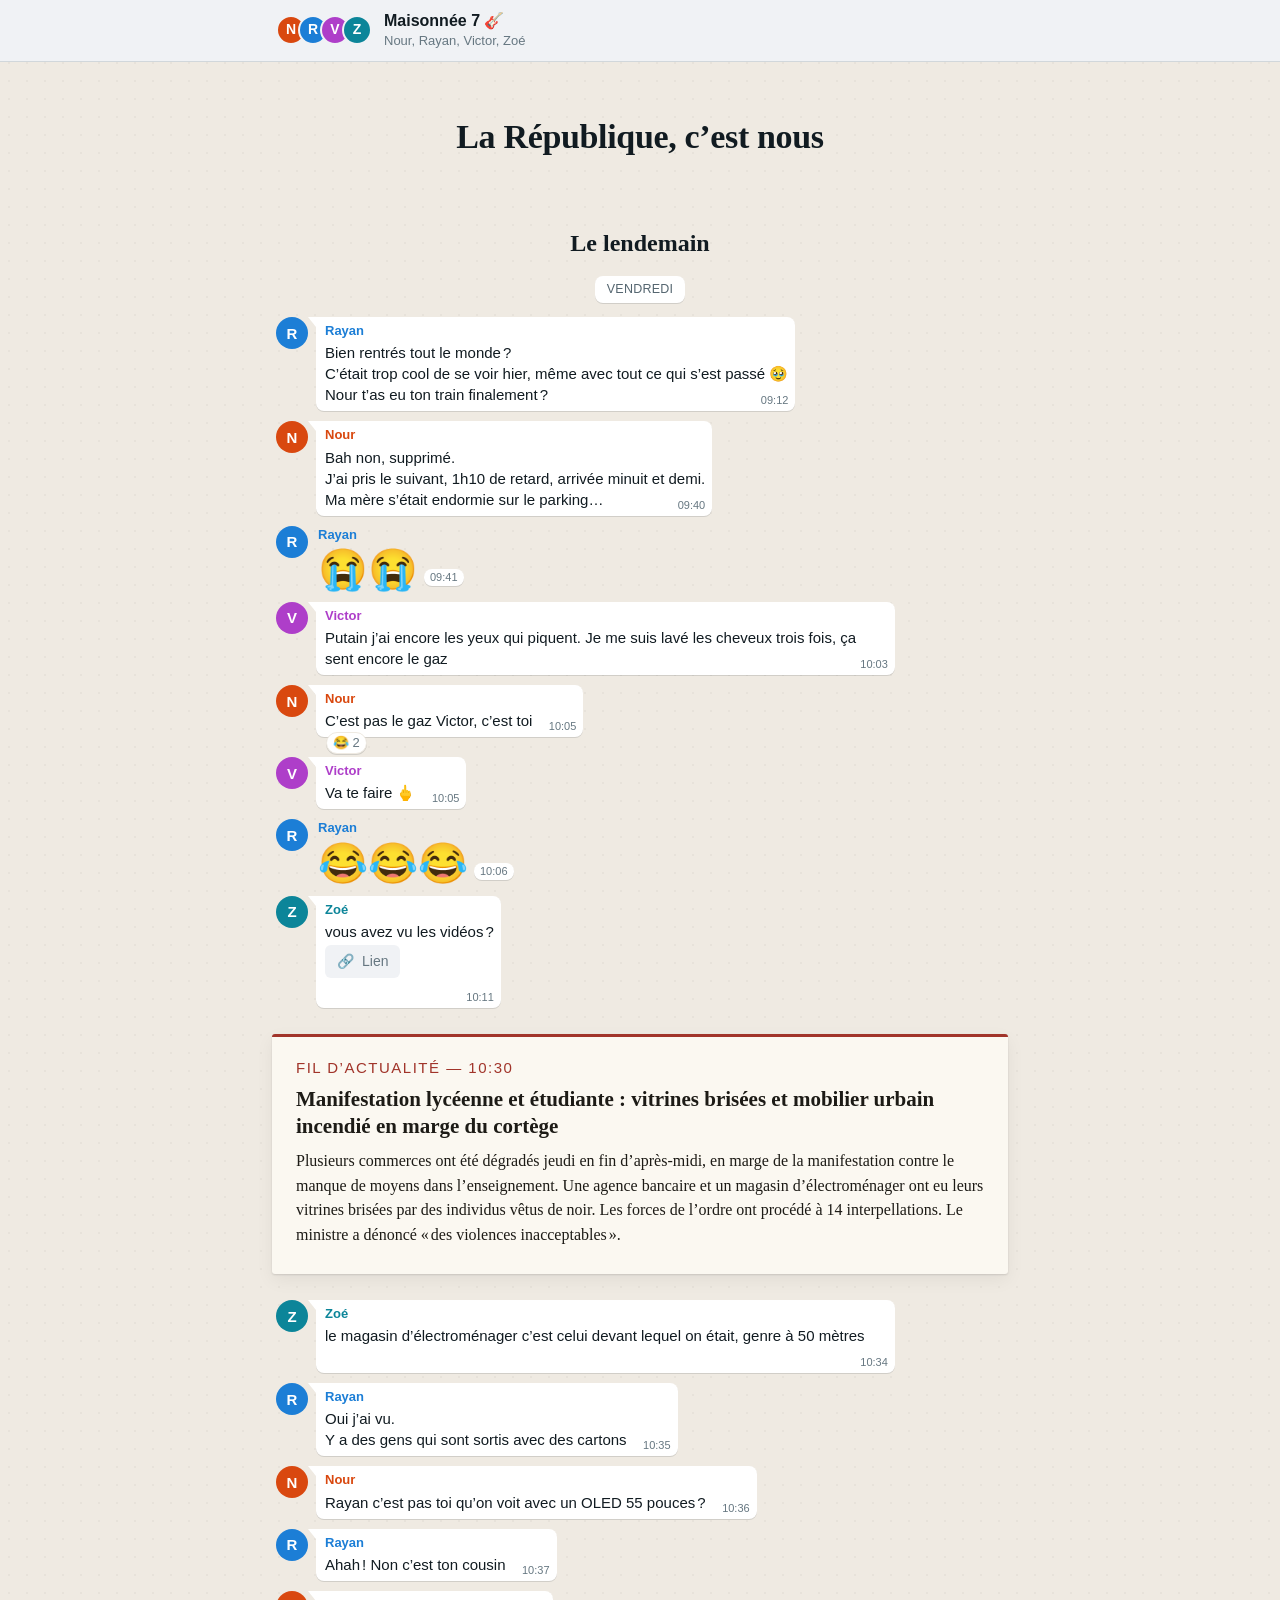
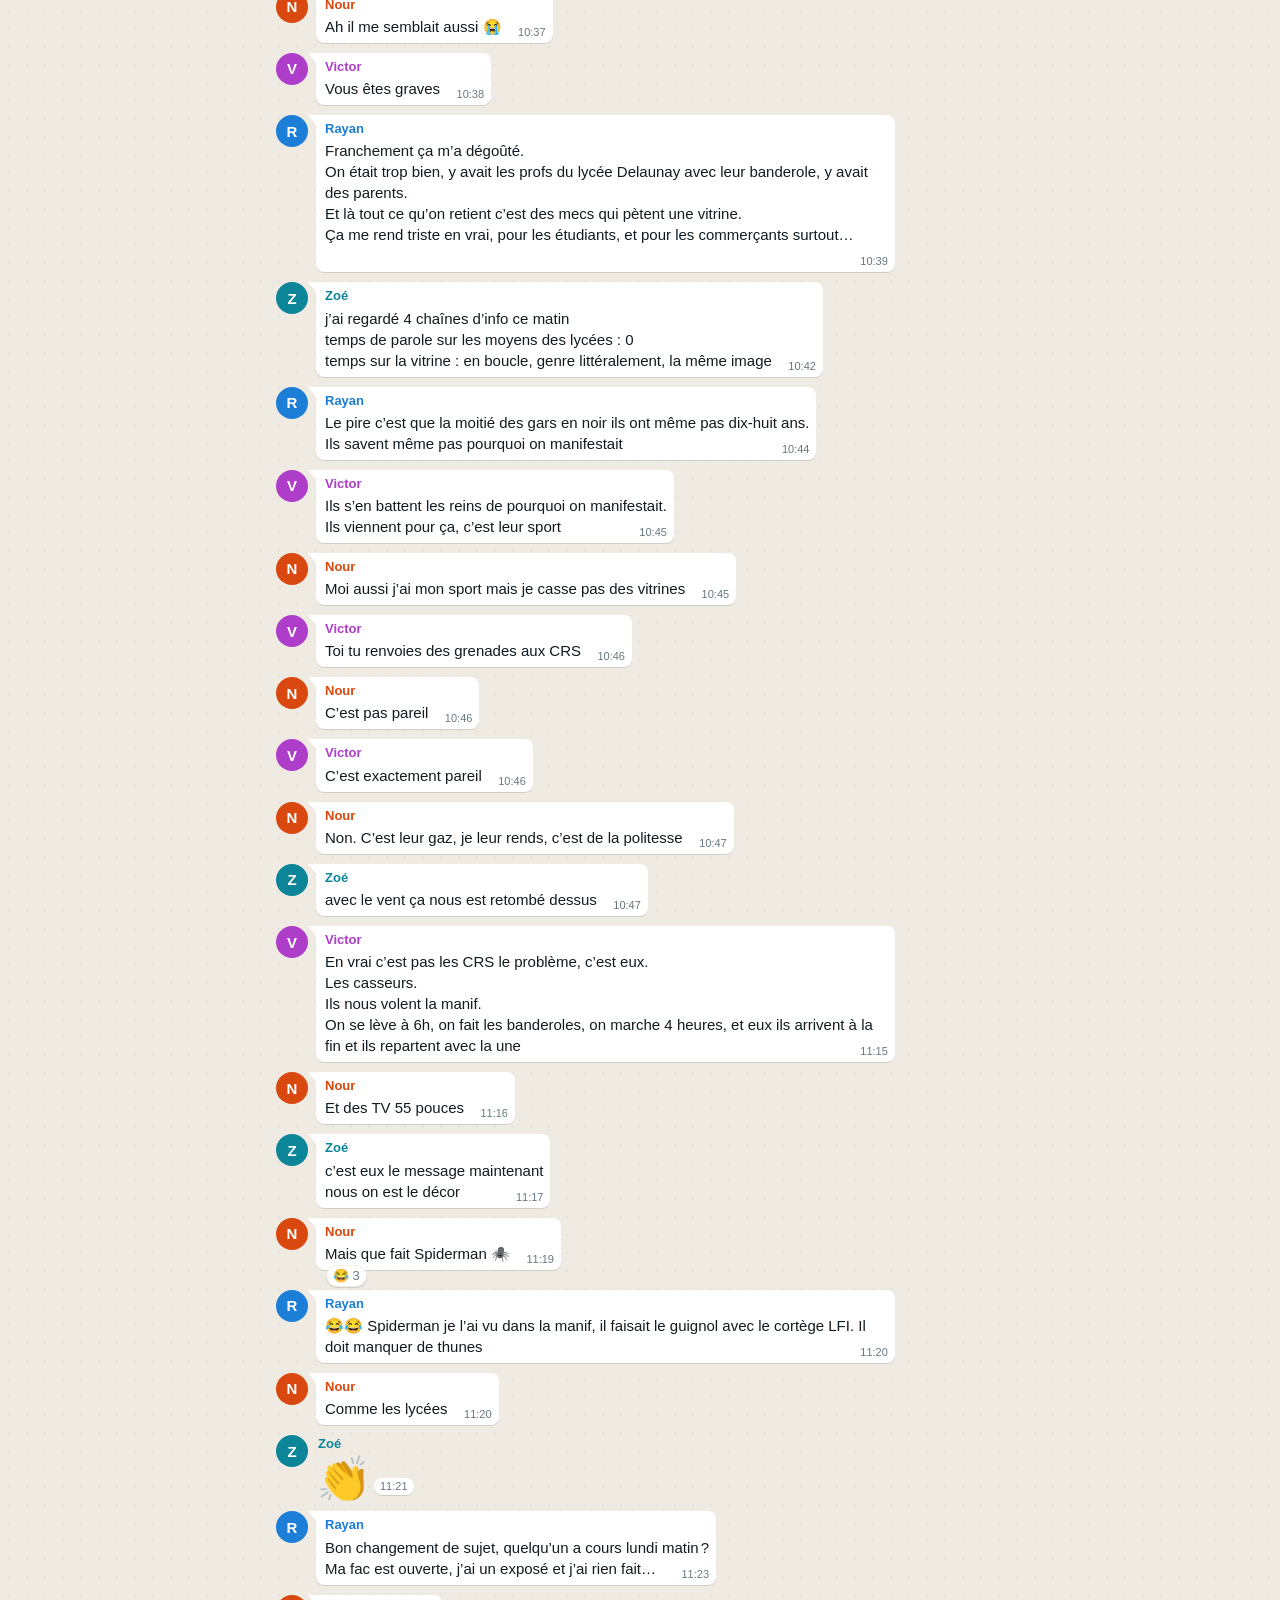
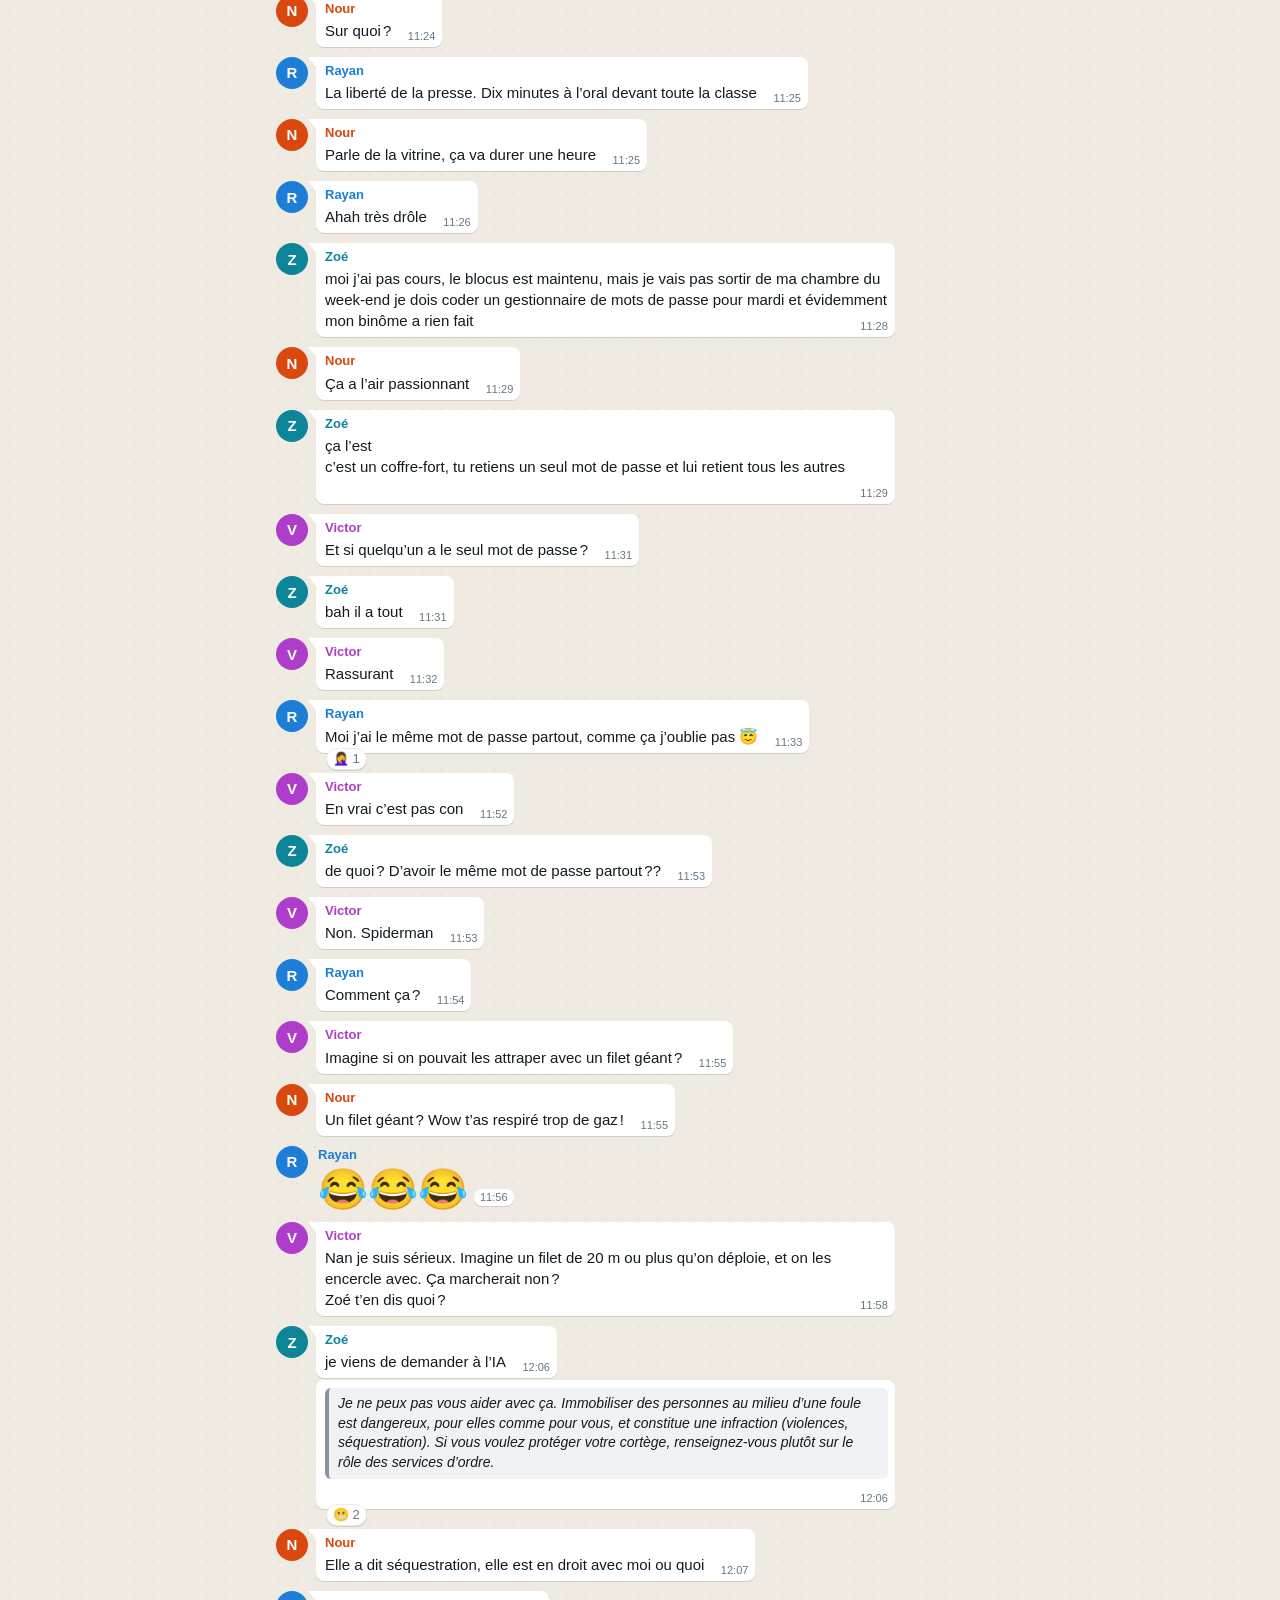
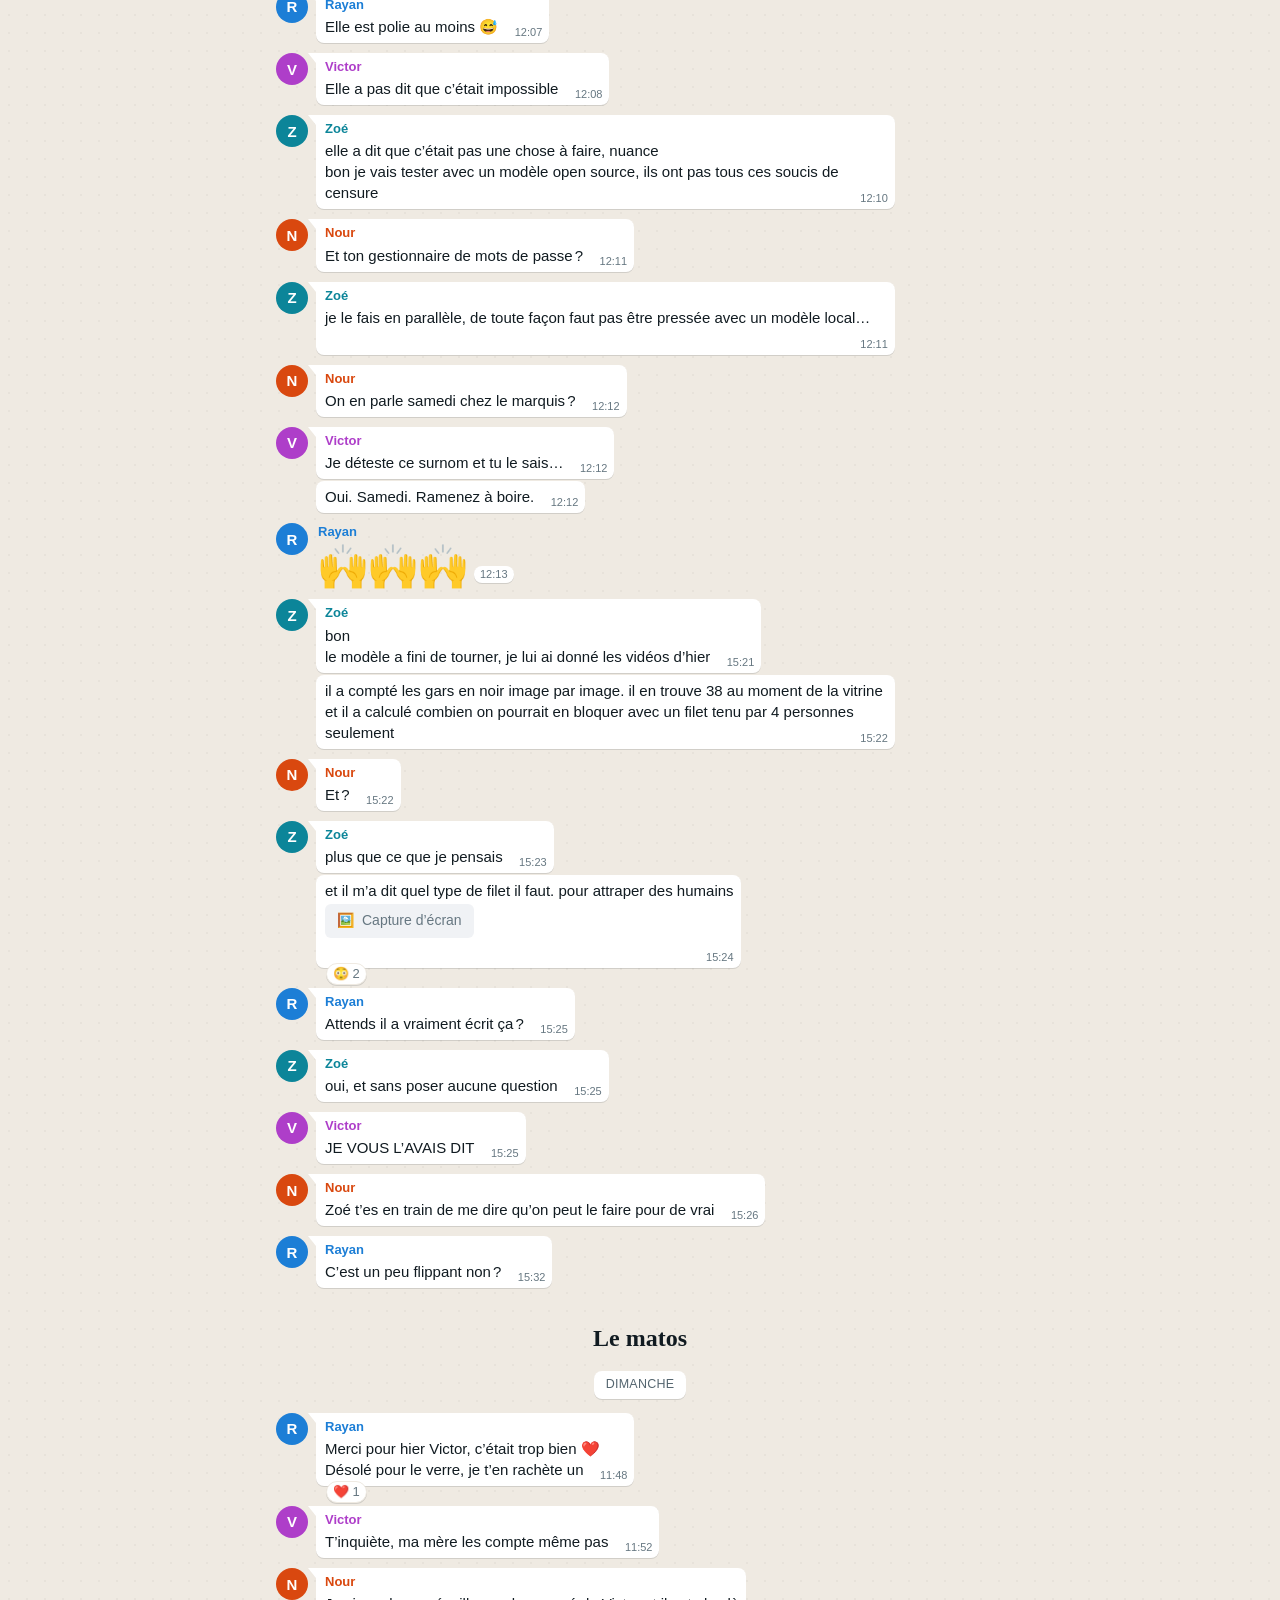
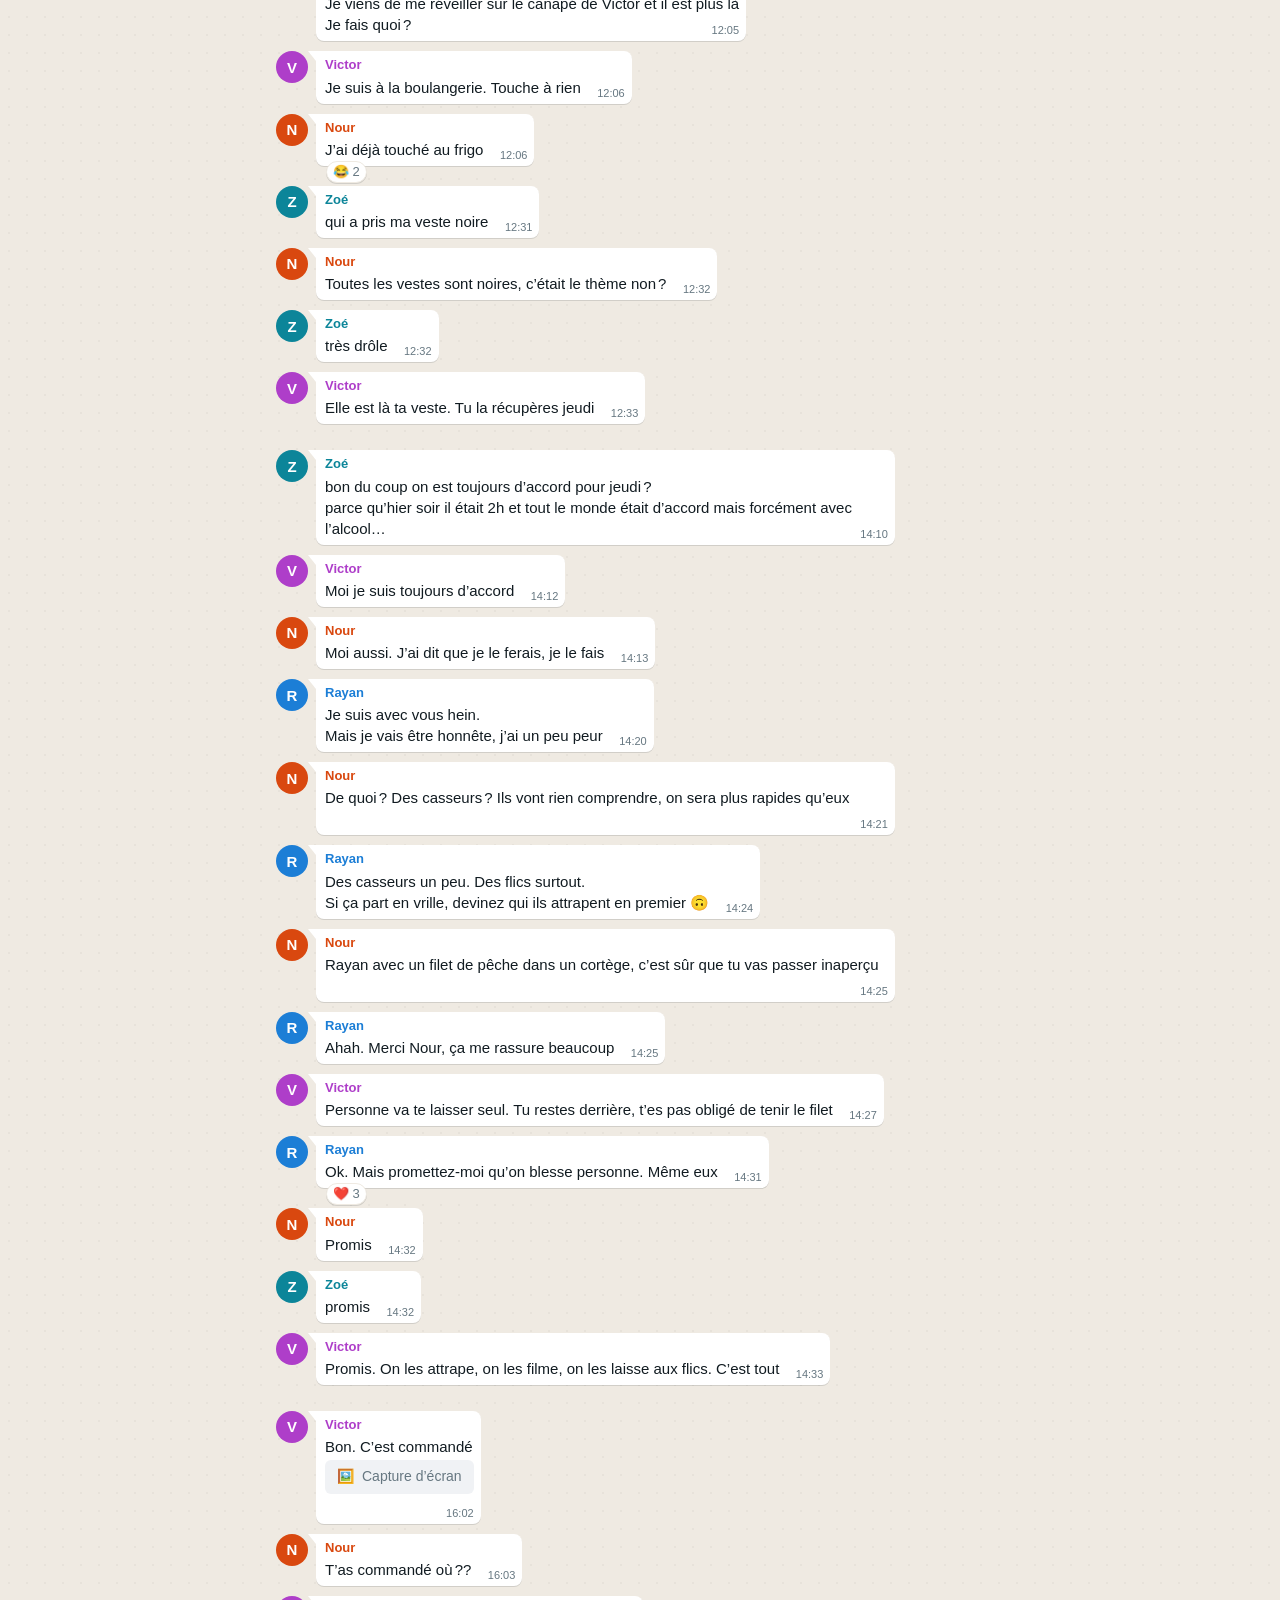
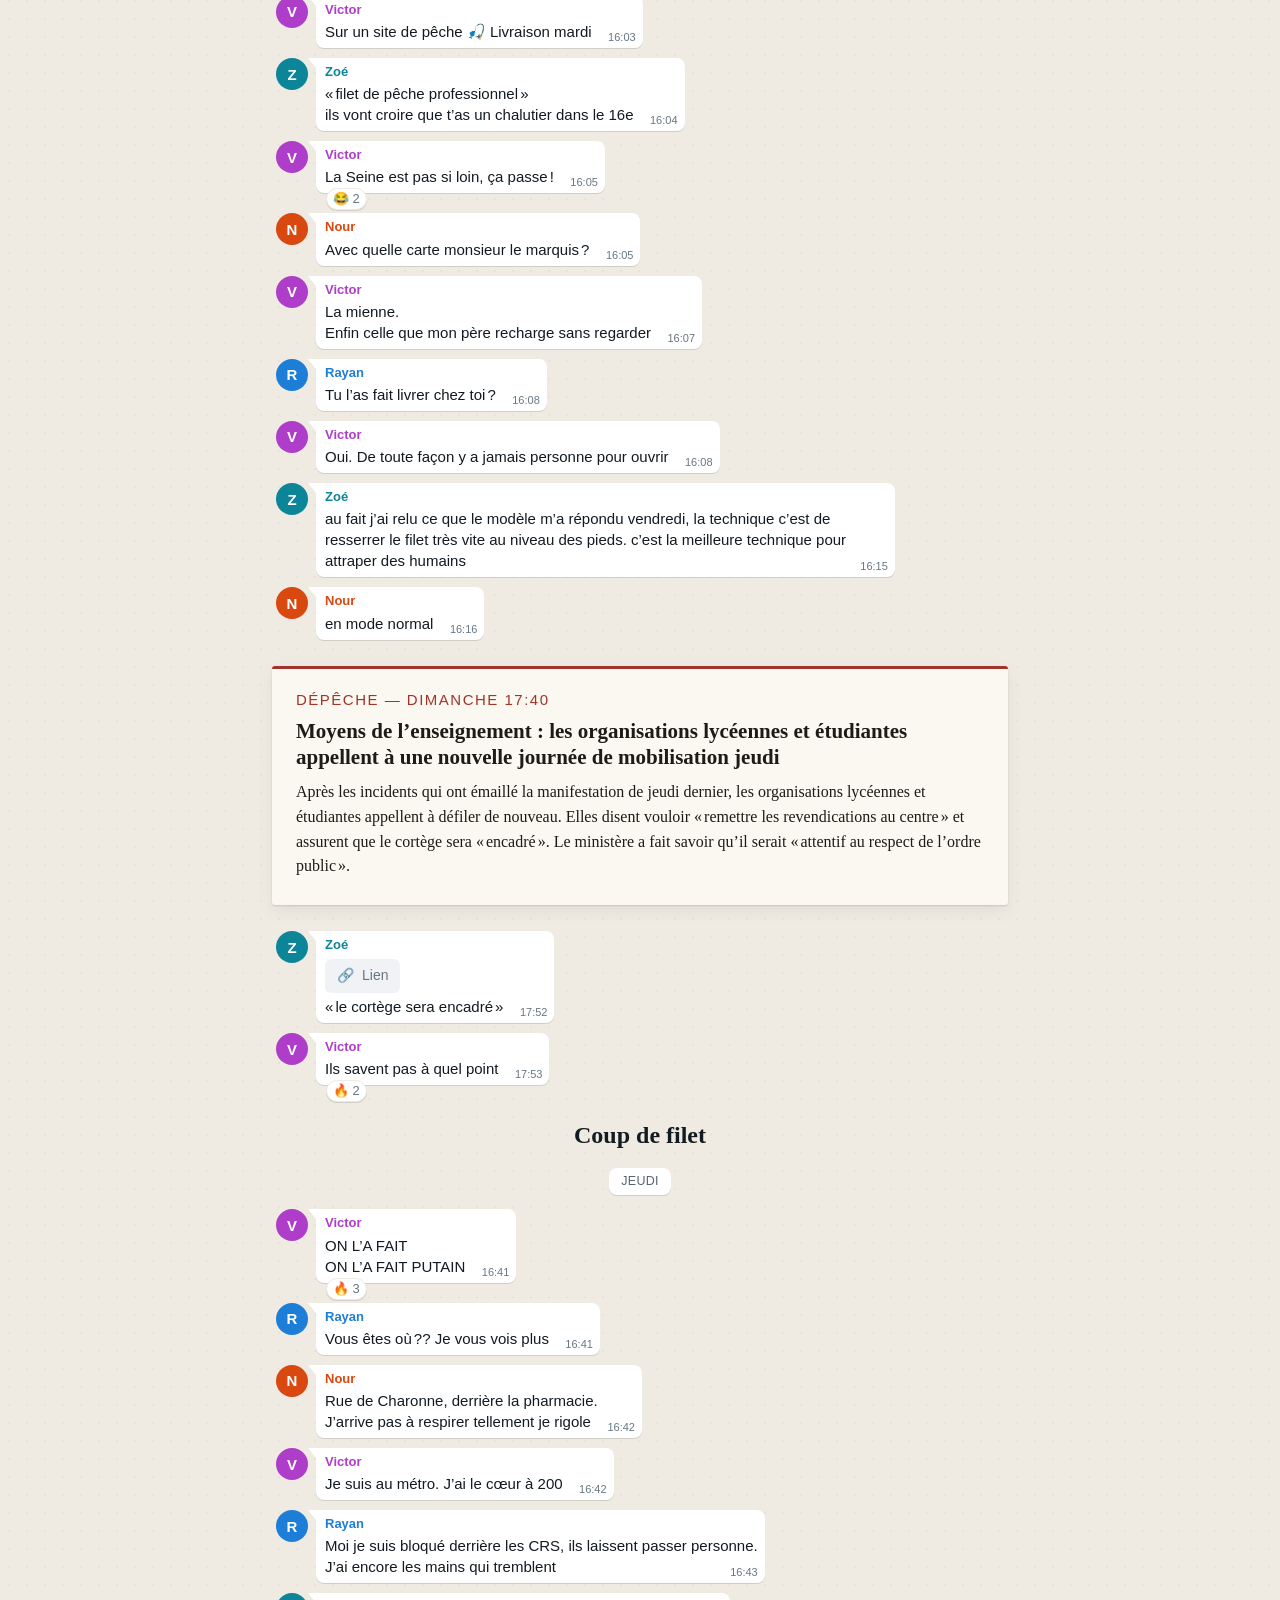
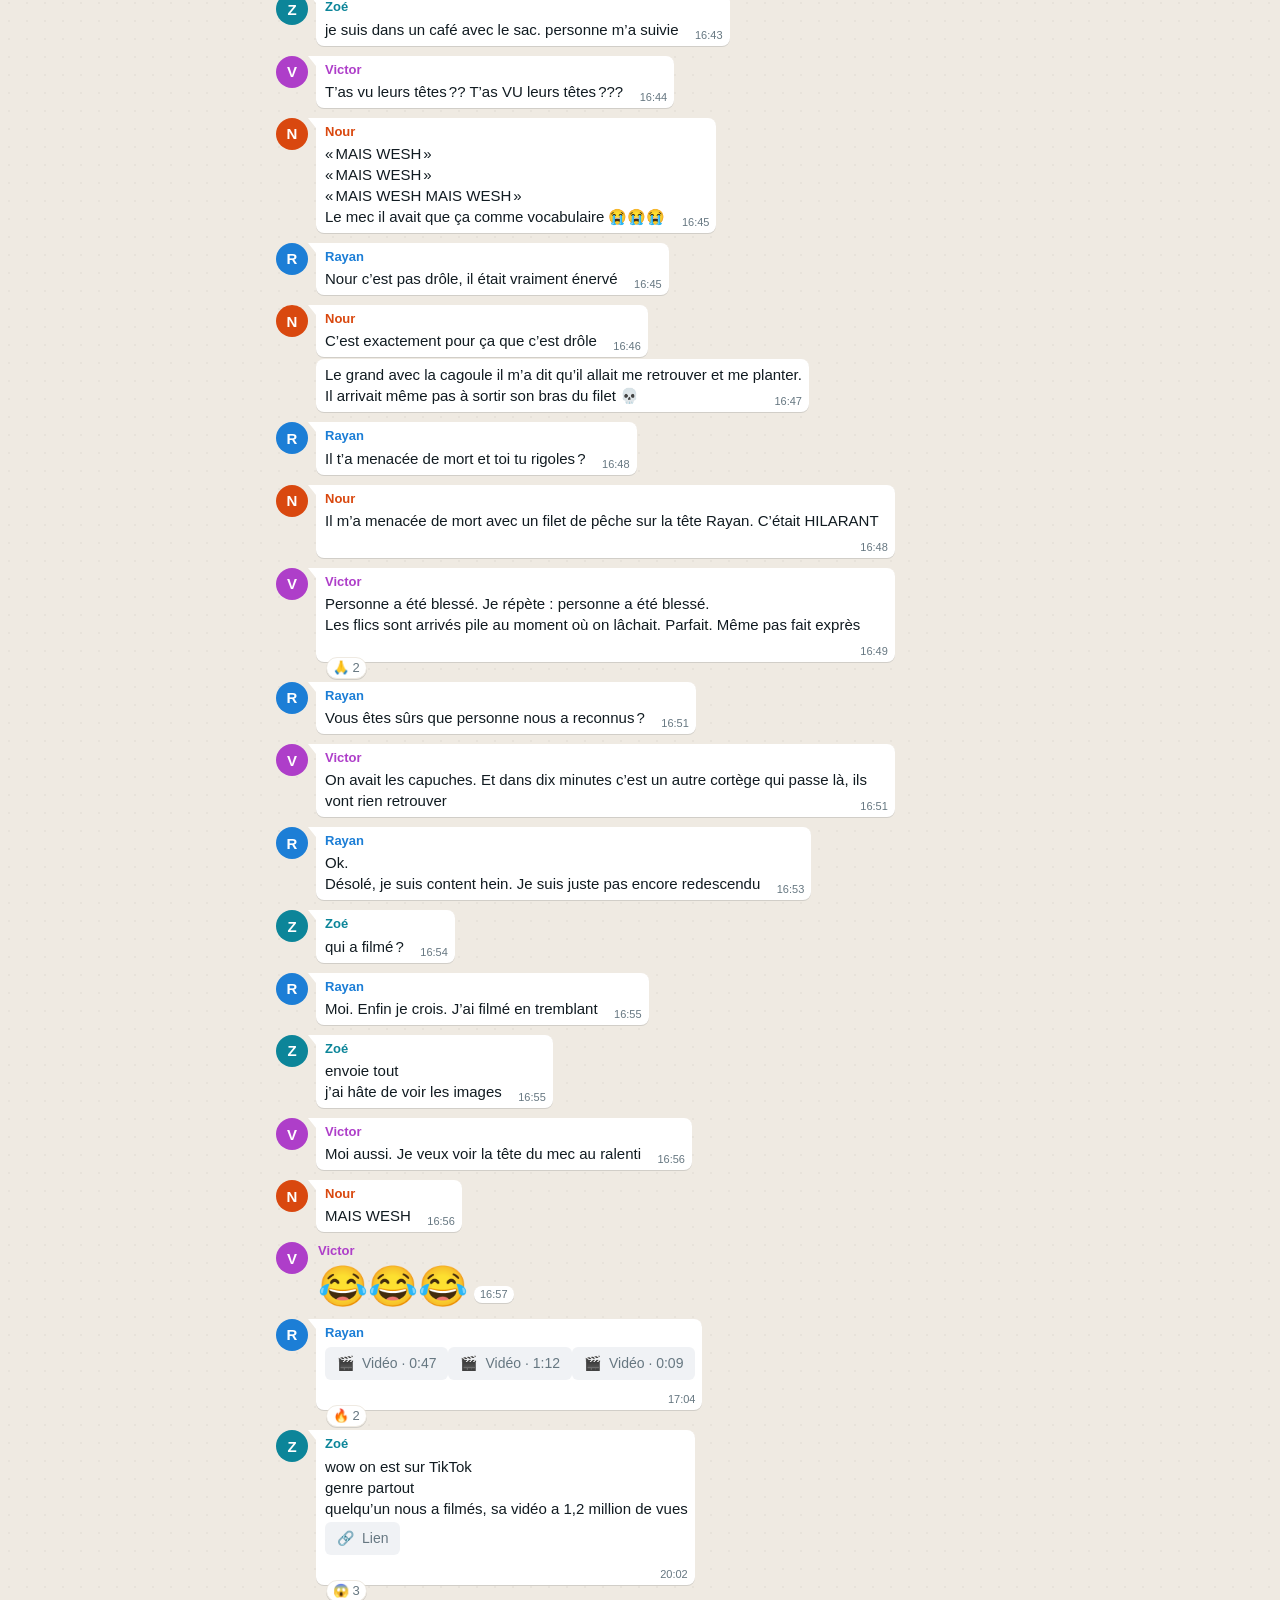
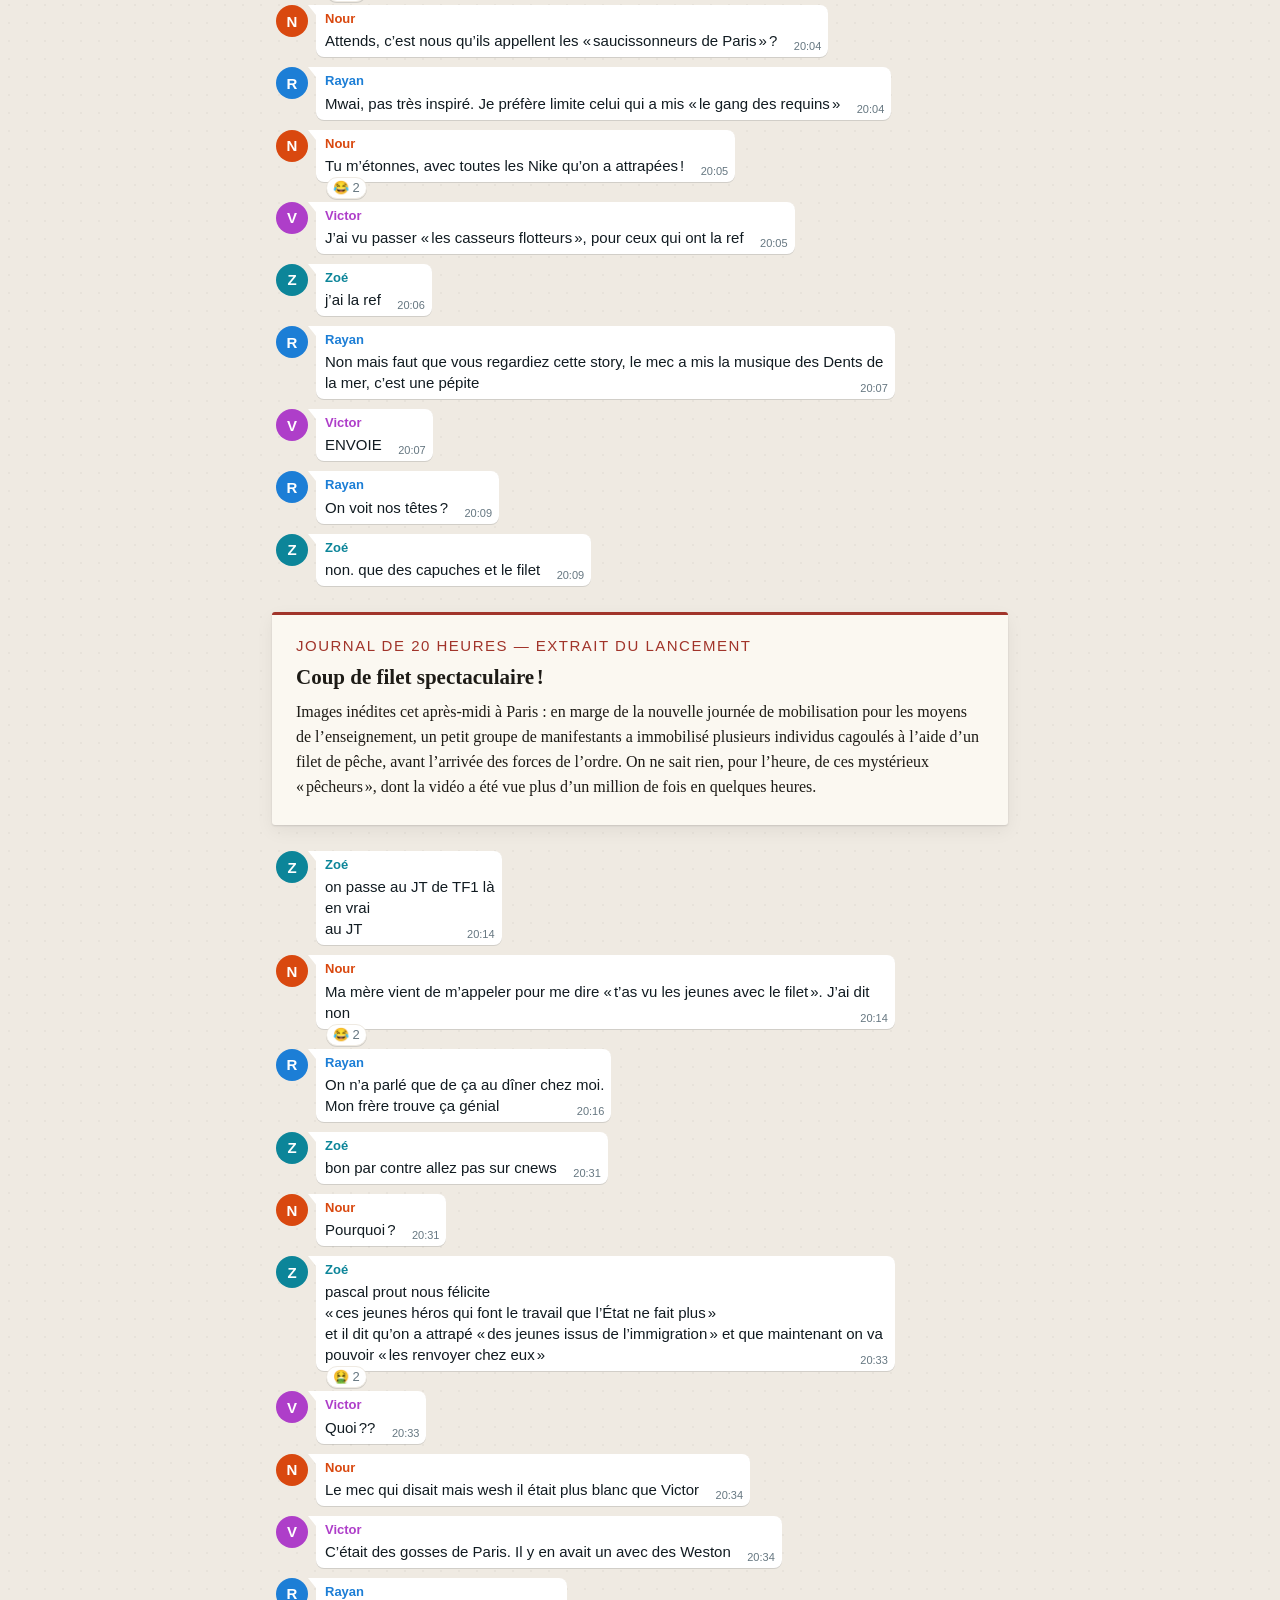
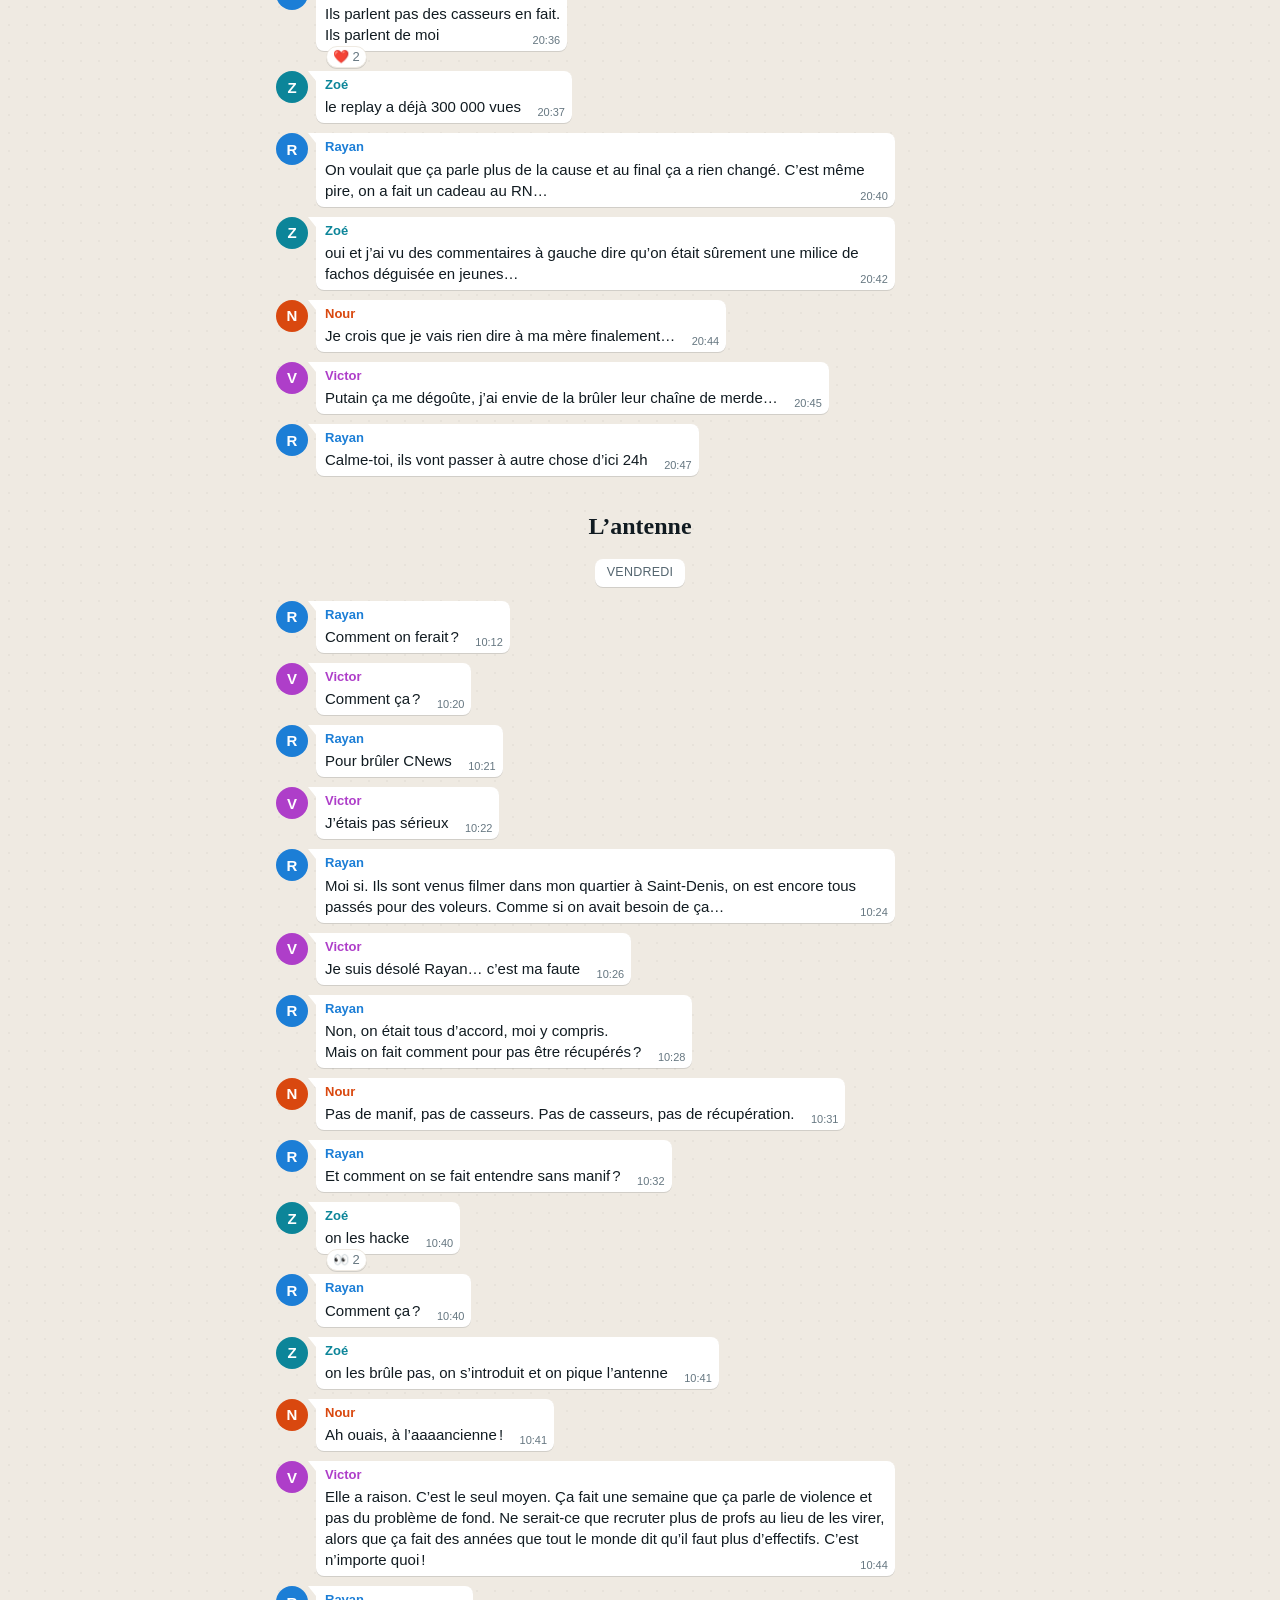
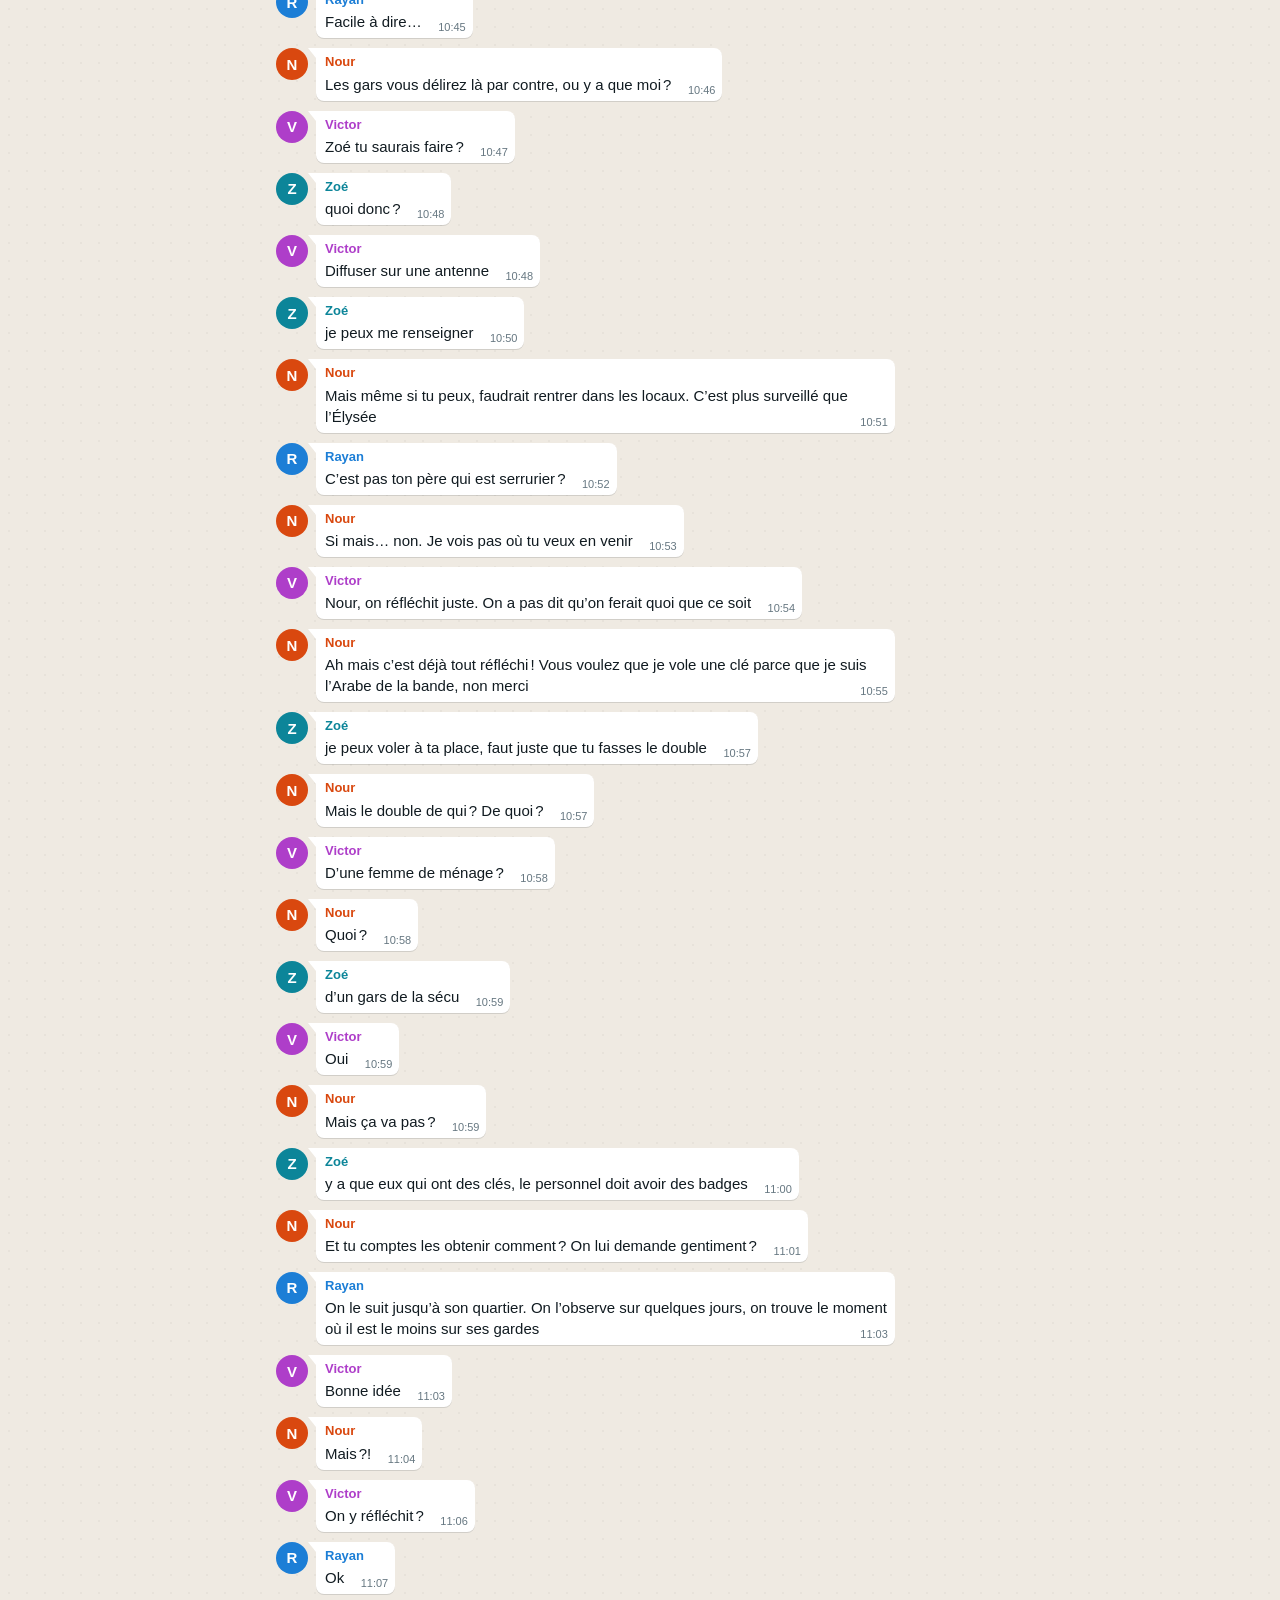
<file: index.html>
<!DOCTYPE html>
<html lang="fr">
<head>
<meta charset="utf-8">
<meta name="viewport" content="width=device-width, initial-scale=1, viewport-fit=cover">
<title>La République, c'est nous</title>
<style>
:root {
  --bg: #efeae2;
  --bg-dot: rgba(0, 0, 0, .035);
  --bubble: #ffffff;
  --text: #111b21;
  --meta: #667781;
  --chip: #ffffff;
  --chip-text: #54656f;
  --top: #f0f2f5;
  --top-line: #d1d7db;
  --quote: #f0f2f5;
  --quote-bar: #8696a0;
  --paper: #fbf8f1;
  --paper-text: #1d1b16;
  --paper-meta: #a1342a;
  --paper-line: #e4dccb;
  --shadow: 0 1px .5px rgba(11, 20, 26, .13);
}
@media (prefers-color-scheme: dark) {
  :root:not([data-theme="light"]) {
    --bg: #0b141a;
    --bg-dot: rgba(255, 255, 255, .025);
    --bubble: #202c33;
    --text: #e9edef;
    --meta: #8696a0;
    --chip: #182229;
    --chip-text: #8696a0;
    --top: #202c33;
    --top-line: #2a3942;
    --quote: #1a2328;
    --quote-bar: #8696a0;
    --paper: #1e1c18;
    --paper-text: #ece6d8;
    --paper-meta: #e0806f;
    --paper-line: #3a352b;
    --shadow: 0 1px .5px rgba(0, 0, 0, .3);
  }
}
:root[data-theme="dark"] {
  --bg: #0b141a; --bg-dot: rgba(255, 255, 255, .025); --bubble: #202c33; --text: #e9edef;
  --meta: #8696a0; --chip: #182229; --chip-text: #8696a0; --top: #202c33; --top-line: #2a3942;
  --quote: #1a2328; --quote-bar: #8696a0; --paper: #1e1c18; --paper-text: #ece6d8;
  --paper-meta: #e0806f; --paper-line: #3a352b; --shadow: 0 1px .5px rgba(0, 0, 0, .3);
}

* { box-sizing: border-box; }
html, body { margin: 0; }
body {
  background-color: var(--bg);
  background-image: radial-gradient(var(--bg-dot) 1px, transparent 1px);
  background-size: 18px 18px;
  color: var(--text);
  font: 15px/1.4 -apple-system, BlinkMacSystemFont, "Segoe UI", Helvetica, Arial, sans-serif;
  -webkit-font-smoothing: antialiased;
}

/* header */
.top {
  position: sticky; top: 0; z-index: 5;
  background: var(--top); border-bottom: 1px solid var(--top-line);
}
.topin { max-width: 760px; margin: 0 auto; padding: 10px 16px; display: flex; align-items: center; gap: 12px; }
.gav { display: flex; }
.gav .av { width: 30px; height: 30px; font-size: 14px; margin-left: -8px; border: 2px solid var(--top); }
.gav .av:first-child { margin-left: 0; }
.gtxt { min-width: 0; }
.gname { font-weight: 600; font-size: 16px; white-space: nowrap; overflow: hidden; text-overflow: ellipsis; }
.gmembers { color: var(--meta); font-size: 13px; white-space: nowrap; overflow: hidden; text-overflow: ellipsis; }

/* feed */
.feed { max-width: 760px; margin: 0 auto; padding: 8px 16px 40px; }
.cover { text-align: center; padding: 48px 8px 24px; }
.cover h1 { font: 700 34px/1.1 Georgia, "Times New Roman", serif; margin: 0 0 14px; letter-spacing: -.01em; }
.cover p { color: var(--meta); margin: 6px auto; max-width: 30em; }
.epilogue { text-align: center; color: var(--meta); font-size: 13px; padding: 40px 0 20px; }

.chapter { text-align: center; margin: 36px 0 18px; }
.chapter .ct { font: 600 13px/1.3 inherit; text-transform: uppercase; letter-spacing: .12em; color: var(--meta); }
.chapter .cs { font: 700 24px/1.2 Georgia, "Times New Roman", serif; margin-top: 4px; }

.day, .event { text-align: center; margin: 14px 0; }
.day span, .event span {
  display: inline-block; background: var(--chip); color: var(--chip-text);
  font-size: 12.5px; padding: 5px 12px; border-radius: 8px; box-shadow: var(--shadow);
}
.day span { text-transform: uppercase; letter-spacing: .02em; }
.interlude { text-align: center; color: var(--meta); font-style: italic; margin: 32px 0; }
.spacer { height: 80px; }
.pause { height: 14px; }

/* messages: nobody owns the phone, so every bubble sits on the left */
.msg { display: flex; align-items: flex-start; gap: 8px; margin: 2px 0; padding-right: 15%; }
.msg.first { margin-top: 10px; }
.av {
  flex: none; width: 32px; height: 32px; border-radius: 50%;
  display: inline-flex; align-items: center; justify-content: center;
  color: #fff; font-weight: 700; font-size: 15px; user-select: none;
}
.av.none { visibility: hidden; height: 0; }
.bubble {
  position: relative; background: var(--bubble); border-radius: 8px;
  padding: 5px 7px 6px 9px; box-shadow: var(--shadow); max-width: 100%;
  overflow-wrap: anywhere;
}
.msg.first .bubble { border-top-left-radius: 0; }
.msg.first .bubble::before {
  content: ""; position: absolute; left: -8px; top: 0;
  border-top: 0 solid transparent; border-right: 8px solid var(--bubble); border-bottom: 10px solid transparent;
}
.who { font-size: 13px; font-weight: 600; margin-bottom: 2px; }
.txt .l { white-space: pre-wrap; }
.txt .l:empty { height: 1em; }
.time {
  position: absolute; right: 7px; bottom: 3px; font-size: 11px; line-height: 15px;
  color: var(--meta); font-variant-numeric: tabular-nums; white-space: nowrap;
}
.tsp { display: inline-block; width: 44px; height: 1px; }
.msg.big .bubble { background: none; box-shadow: none; padding: 0 2px; }
.msg.big .bubble::before { display: none; }
.msg.big .txt { display: inline-block; font-size: 40px; line-height: 1.15; vertical-align: bottom; }
.msg.big .tsp { display: none; }
.msg.big .time {
  position: static; display: inline-block; vertical-align: bottom; margin: 0 0 6px 6px;
  background: var(--bubble); border-radius: 8px; padding: 1px 6px; box-shadow: var(--shadow);
}
blockquote {
  margin: 3px 0; padding: 6px 9px; background: var(--quote); border-left: 4px solid var(--quote-bar);
  border-radius: 6px; font-style: italic; font-size: 14px;
}
.att {
  display: inline-flex; align-items: center; gap: 8px; margin: 3px 0; padding: 7px 12px;
  background: var(--quote); border-radius: 6px; color: var(--meta); font-size: 14px;
}

/* press clippings, interleaved with the chat */
.press {
  background: var(--paper); color: var(--paper-text);
  margin: 26px -4px; padding: 20px 24px 18px; border-radius: 3px;
  box-shadow: 0 1px 2px rgba(0, 0, 0, .12), 0 6px 18px rgba(0, 0, 0, .06);
  border-top: 3px solid var(--paper-meta);
}
.press .src { font: 700 11.5px/1.3 inherit; text-transform: uppercase; letter-spacing: .1em; color: var(--paper-meta); }
.press h2 { font: 700 21px/1.25 Georgia, "Times New Roman", serif; margin: 8px 0 10px; }
.press p { font: 16px/1.55 Georgia, "Times New Roman", serif; margin: 0 0 8px; }

@media (max-width: 520px) {
  .msg { padding-right: 6%; }
  .press { margin: 22px 0; padding: 16px 16px 14px; }
  .cover h1 { font-size: 28px; }
}
.epilogue:empty { display: none; }

/* reactions, under the bubble like WhatsApp */
.msg.reacted { margin-bottom: 20px; }
.reacts {
  position: absolute; left: 10px; bottom: -17px; z-index: 1;
  display: flex; gap: 2px; padding: 1px 6px; border-radius: 12px;
  background: var(--bubble); border: 1.5px solid var(--bg); box-shadow: var(--shadow);
  font-size: 13px; line-height: 18px; color: var(--meta); white-space: nowrap;
}
.msg.big .reacts { left: 2px; }

</style>
</head>
<body>
<header class="top">
  <div class="topin">
    <div class="gav"><span class="av" style="background:#D9480F">N</span><span class="av" style="background:#1C7ED6">R</span><span class="av" style="background:#AE3EC9">V</span><span class="av" style="background:#0C8599">Z</span></div>
    <div class="gtxt">
      <div class="gname" id="gname">Maisonnée 7 🎸</div>
      <div class="gmembers">Nour, Rayan, Victor, Zoé</div>
    </div>
  </div>
</header>
<main class="feed">
  <section class="cover">
    <h1>La République, c’est nous</h1>
    
  </section>
<section class="chapter" id="s1"><div class="cs">Le lendemain</div></section>
<div class="day"><span>Vendredi</span></div>
<div class="msg first"><span class="av" style="background:#1C7ED6">R</span><div class="bubble"><div class="who" style="color:#1C7ED6">Rayan</div><div class="txt"><div class="l">Bien rentrés tout le monde ?</div><div class="l">C’était trop cool de se voir hier, même avec tout ce qui s’est passé 🥹</div><div class="l">Nour t’as eu ton train finalement ?<span class="tsp"></span></div></div><span class="time">09:12</span></div></div>
<div class="msg first"><span class="av" style="background:#D9480F">N</span><div class="bubble"><div class="who" style="color:#D9480F">Nour</div><div class="txt"><div class="l">Bah non, supprimé.</div><div class="l">J’ai pris le suivant, 1h10 de retard, arrivée minuit et demi.</div><div class="l">Ma mère s’était endormie sur le parking…<span class="tsp"></span></div></div><span class="time">09:40</span></div></div>
<div class="msg first big"><span class="av" style="background:#1C7ED6">R</span><div class="bubble"><div class="who" style="color:#1C7ED6">Rayan</div><div class="txt"><div class="l">😭😭<span class="tsp"></span></div></div><span class="time">09:41</span></div></div>
<div class="msg first"><span class="av" style="background:#AE3EC9">V</span><div class="bubble"><div class="who" style="color:#AE3EC9">Victor</div><div class="txt"><div class="l">Putain j’ai encore les yeux qui piquent. Je me suis lavé les cheveux trois fois, ça sent encore le gaz<span class="tsp"></span></div></div><span class="time">10:03</span></div></div>
<div class="msg first reacted"><span class="av" style="background:#D9480F">N</span><div class="bubble"><div class="who" style="color:#D9480F">Nour</div><div class="txt"><div class="l">C’est pas le gaz Victor, c’est toi<span class="tsp"></span></div></div><span class="time">10:05</span><div class="reacts"><span>😂 2</span></div></div></div>
<div class="msg first"><span class="av" style="background:#AE3EC9">V</span><div class="bubble"><div class="who" style="color:#AE3EC9">Victor</div><div class="txt"><div class="l">Va te faire 🖕<span class="tsp"></span></div></div><span class="time">10:05</span></div></div>
<div class="msg first big"><span class="av" style="background:#1C7ED6">R</span><div class="bubble"><div class="who" style="color:#1C7ED6">Rayan</div><div class="txt"><div class="l">😂😂😂<span class="tsp"></span></div></div><span class="time">10:06</span></div></div>
<div class="msg first"><span class="av" style="background:#0C8599">Z</span><div class="bubble"><div class="who" style="color:#0C8599">Zoé</div><div class="txt"><div class="l">vous avez vu les vidéos ?</div><div class="att"><span class="ai">🔗</span>Lien</div><div class="l"><span class="tsp"></span></div></div><span class="time">10:11</span></div></div>
<article class="press"><div class="src">Fil d’actualité — 10:30</div><h2>Manifestation lycéenne et étudiante : vitrines brisées et mobilier urbain incendié en marge du cortège</h2><p>Plusieurs commerces ont été dégradés jeudi en fin d’après-midi, en marge de la manifestation contre le manque de moyens dans l’enseignement. Une agence bancaire et un magasin d’électroménager ont eu leurs vitrines brisées par des individus vêtus de noir. Les forces de l’ordre ont procédé à 14 interpellations. Le ministre a dénoncé « des violences inacceptables ».</p></article>
<div class="msg first"><span class="av" style="background:#0C8599">Z</span><div class="bubble"><div class="who" style="color:#0C8599">Zoé</div><div class="txt"><div class="l">le magasin d’électroménager c’est celui devant lequel on était, genre à 50 mètres<span class="tsp"></span></div></div><span class="time">10:34</span></div></div>
<div class="msg first"><span class="av" style="background:#1C7ED6">R</span><div class="bubble"><div class="who" style="color:#1C7ED6">Rayan</div><div class="txt"><div class="l">Oui j’ai vu.</div><div class="l">Y a des gens qui sont sortis avec des cartons<span class="tsp"></span></div></div><span class="time">10:35</span></div></div>
<div class="msg first"><span class="av" style="background:#D9480F">N</span><div class="bubble"><div class="who" style="color:#D9480F">Nour</div><div class="txt"><div class="l">Rayan c’est pas toi qu’on voit avec un OLED 55 pouces ?<span class="tsp"></span></div></div><span class="time">10:36</span></div></div>
<div class="msg first"><span class="av" style="background:#1C7ED6">R</span><div class="bubble"><div class="who" style="color:#1C7ED6">Rayan</div><div class="txt"><div class="l">Ahah ! Non c’est ton cousin<span class="tsp"></span></div></div><span class="time">10:37</span></div></div>
<div class="msg first"><span class="av" style="background:#D9480F">N</span><div class="bubble"><div class="who" style="color:#D9480F">Nour</div><div class="txt"><div class="l">Ah il me semblait aussi 😭<span class="tsp"></span></div></div><span class="time">10:37</span></div></div>
<div class="msg first"><span class="av" style="background:#AE3EC9">V</span><div class="bubble"><div class="who" style="color:#AE3EC9">Victor</div><div class="txt"><div class="l">Vous êtes graves<span class="tsp"></span></div></div><span class="time">10:38</span></div></div>
<div class="msg first"><span class="av" style="background:#1C7ED6">R</span><div class="bubble"><div class="who" style="color:#1C7ED6">Rayan</div><div class="txt"><div class="l">Franchement ça m’a dégoûté.</div><div class="l">On était trop bien, y avait les profs du lycée Delaunay avec leur banderole, y avait des parents.</div><div class="l">Et là tout ce qu’on retient c’est des mecs qui pètent une vitrine.</div><div class="l">Ça me rend triste en vrai, pour les étudiants, et pour les commerçants surtout…<span class="tsp"></span></div></div><span class="time">10:39</span></div></div>
<div class="msg first"><span class="av" style="background:#0C8599">Z</span><div class="bubble"><div class="who" style="color:#0C8599">Zoé</div><div class="txt"><div class="l">j’ai regardé 4 chaînes d’info ce matin</div><div class="l">temps de parole sur les moyens des lycées : 0</div><div class="l">temps sur la vitrine : en boucle, genre littéralement, la même image<span class="tsp"></span></div></div><span class="time">10:42</span></div></div>
<div class="msg first"><span class="av" style="background:#1C7ED6">R</span><div class="bubble"><div class="who" style="color:#1C7ED6">Rayan</div><div class="txt"><div class="l">Le pire c’est que la moitié des gars en noir ils ont même pas dix-huit ans.</div><div class="l">Ils savent même pas pourquoi on manifestait<span class="tsp"></span></div></div><span class="time">10:44</span></div></div>
<div class="msg first"><span class="av" style="background:#AE3EC9">V</span><div class="bubble"><div class="who" style="color:#AE3EC9">Victor</div><div class="txt"><div class="l">Ils s’en battent les reins de pourquoi on manifestait.</div><div class="l">Ils viennent pour ça, c’est leur sport<span class="tsp"></span></div></div><span class="time">10:45</span></div></div>
<div class="msg first"><span class="av" style="background:#D9480F">N</span><div class="bubble"><div class="who" style="color:#D9480F">Nour</div><div class="txt"><div class="l">Moi aussi j’ai mon sport mais je casse pas des vitrines<span class="tsp"></span></div></div><span class="time">10:45</span></div></div>
<div class="msg first"><span class="av" style="background:#AE3EC9">V</span><div class="bubble"><div class="who" style="color:#AE3EC9">Victor</div><div class="txt"><div class="l">Toi tu renvoies des grenades aux CRS<span class="tsp"></span></div></div><span class="time">10:46</span></div></div>
<div class="msg first"><span class="av" style="background:#D9480F">N</span><div class="bubble"><div class="who" style="color:#D9480F">Nour</div><div class="txt"><div class="l">C’est pas pareil<span class="tsp"></span></div></div><span class="time">10:46</span></div></div>
<div class="msg first"><span class="av" style="background:#AE3EC9">V</span><div class="bubble"><div class="who" style="color:#AE3EC9">Victor</div><div class="txt"><div class="l">C’est exactement pareil<span class="tsp"></span></div></div><span class="time">10:46</span></div></div>
<div class="msg first"><span class="av" style="background:#D9480F">N</span><div class="bubble"><div class="who" style="color:#D9480F">Nour</div><div class="txt"><div class="l">Non. C’est leur gaz, je leur rends, c’est de la politesse<span class="tsp"></span></div></div><span class="time">10:47</span></div></div>
<div class="msg first"><span class="av" style="background:#0C8599">Z</span><div class="bubble"><div class="who" style="color:#0C8599">Zoé</div><div class="txt"><div class="l">avec le vent ça nous est retombé dessus<span class="tsp"></span></div></div><span class="time">10:47</span></div></div>
<div class="msg first"><span class="av" style="background:#AE3EC9">V</span><div class="bubble"><div class="who" style="color:#AE3EC9">Victor</div><div class="txt"><div class="l">En vrai c’est pas les CRS le problème, c’est eux.</div><div class="l">Les casseurs.</div><div class="l">Ils nous volent la manif.</div><div class="l">On se lève à 6h, on fait les banderoles, on marche 4 heures, et eux ils arrivent à la fin et ils repartent avec la une<span class="tsp"></span></div></div><span class="time">11:15</span></div></div>
<div class="msg first"><span class="av" style="background:#D9480F">N</span><div class="bubble"><div class="who" style="color:#D9480F">Nour</div><div class="txt"><div class="l">Et des TV 55 pouces<span class="tsp"></span></div></div><span class="time">11:16</span></div></div>
<div class="msg first"><span class="av" style="background:#0C8599">Z</span><div class="bubble"><div class="who" style="color:#0C8599">Zoé</div><div class="txt"><div class="l">c’est eux le message maintenant</div><div class="l">nous on est le décor<span class="tsp"></span></div></div><span class="time">11:17</span></div></div>
<div class="msg first reacted"><span class="av" style="background:#D9480F">N</span><div class="bubble"><div class="who" style="color:#D9480F">Nour</div><div class="txt"><div class="l">Mais que fait Spiderman 🕷️<span class="tsp"></span></div></div><span class="time">11:19</span><div class="reacts"><span>😂 3</span></div></div></div>
<div class="msg first"><span class="av" style="background:#1C7ED6">R</span><div class="bubble"><div class="who" style="color:#1C7ED6">Rayan</div><div class="txt"><div class="l">😂😂 Spiderman je l’ai vu dans la manif, il faisait le guignol avec le cortège LFI. Il doit manquer de thunes<span class="tsp"></span></div></div><span class="time">11:20</span></div></div>
<div class="msg first"><span class="av" style="background:#D9480F">N</span><div class="bubble"><div class="who" style="color:#D9480F">Nour</div><div class="txt"><div class="l">Comme les lycées<span class="tsp"></span></div></div><span class="time">11:20</span></div></div>
<div class="msg first big"><span class="av" style="background:#0C8599">Z</span><div class="bubble"><div class="who" style="color:#0C8599">Zoé</div><div class="txt"><div class="l">👏<span class="tsp"></span></div></div><span class="time">11:21</span></div></div>
<div class="msg first"><span class="av" style="background:#1C7ED6">R</span><div class="bubble"><div class="who" style="color:#1C7ED6">Rayan</div><div class="txt"><div class="l">Bon changement de sujet, quelqu’un a cours lundi matin ?</div><div class="l">Ma fac est ouverte, j’ai un exposé et j’ai rien fait…<span class="tsp"></span></div></div><span class="time">11:23</span></div></div>
<div class="msg first"><span class="av" style="background:#D9480F">N</span><div class="bubble"><div class="who" style="color:#D9480F">Nour</div><div class="txt"><div class="l">Sur quoi ?<span class="tsp"></span></div></div><span class="time">11:24</span></div></div>
<div class="msg first"><span class="av" style="background:#1C7ED6">R</span><div class="bubble"><div class="who" style="color:#1C7ED6">Rayan</div><div class="txt"><div class="l">La liberté de la presse. Dix minutes à l’oral devant toute la classe<span class="tsp"></span></div></div><span class="time">11:25</span></div></div>
<div class="msg first"><span class="av" style="background:#D9480F">N</span><div class="bubble"><div class="who" style="color:#D9480F">Nour</div><div class="txt"><div class="l">Parle de la vitrine, ça va durer une heure<span class="tsp"></span></div></div><span class="time">11:25</span></div></div>
<div class="msg first"><span class="av" style="background:#1C7ED6">R</span><div class="bubble"><div class="who" style="color:#1C7ED6">Rayan</div><div class="txt"><div class="l">Ahah très drôle<span class="tsp"></span></div></div><span class="time">11:26</span></div></div>
<div class="msg first"><span class="av" style="background:#0C8599">Z</span><div class="bubble"><div class="who" style="color:#0C8599">Zoé</div><div class="txt"><div class="l">moi j’ai pas cours, le blocus est maintenu, mais je vais pas sortir de ma chambre du week-end je dois coder un gestionnaire de mots de passe pour mardi et évidemment mon binôme a rien fait<span class="tsp"></span></div></div><span class="time">11:28</span></div></div>
<div class="msg first"><span class="av" style="background:#D9480F">N</span><div class="bubble"><div class="who" style="color:#D9480F">Nour</div><div class="txt"><div class="l">Ça a l’air passionnant<span class="tsp"></span></div></div><span class="time">11:29</span></div></div>
<div class="msg first"><span class="av" style="background:#0C8599">Z</span><div class="bubble"><div class="who" style="color:#0C8599">Zoé</div><div class="txt"><div class="l">ça l’est</div><div class="l">c’est un coffre-fort, tu retiens un seul mot de passe et lui retient tous les autres<span class="tsp"></span></div></div><span class="time">11:29</span></div></div>
<div class="msg first"><span class="av" style="background:#AE3EC9">V</span><div class="bubble"><div class="who" style="color:#AE3EC9">Victor</div><div class="txt"><div class="l">Et si quelqu’un a le seul mot de passe ?<span class="tsp"></span></div></div><span class="time">11:31</span></div></div>
<div class="msg first"><span class="av" style="background:#0C8599">Z</span><div class="bubble"><div class="who" style="color:#0C8599">Zoé</div><div class="txt"><div class="l">bah il a tout<span class="tsp"></span></div></div><span class="time">11:31</span></div></div>
<div class="msg first"><span class="av" style="background:#AE3EC9">V</span><div class="bubble"><div class="who" style="color:#AE3EC9">Victor</div><div class="txt"><div class="l">Rassurant<span class="tsp"></span></div></div><span class="time">11:32</span></div></div>
<div class="msg first reacted"><span class="av" style="background:#1C7ED6">R</span><div class="bubble"><div class="who" style="color:#1C7ED6">Rayan</div><div class="txt"><div class="l">Moi j’ai le même mot de passe partout, comme ça j’oublie pas 😇<span class="tsp"></span></div></div><span class="time">11:33</span><div class="reacts"><span>🤦‍♀️ 1</span></div></div></div>
<div class="msg first"><span class="av" style="background:#AE3EC9">V</span><div class="bubble"><div class="who" style="color:#AE3EC9">Victor</div><div class="txt"><div class="l">En vrai c’est pas con<span class="tsp"></span></div></div><span class="time">11:52</span></div></div>
<div class="msg first"><span class="av" style="background:#0C8599">Z</span><div class="bubble"><div class="who" style="color:#0C8599">Zoé</div><div class="txt"><div class="l">de quoi ? D’avoir le même mot de passe partout ??<span class="tsp"></span></div></div><span class="time">11:53</span></div></div>
<div class="msg first"><span class="av" style="background:#AE3EC9">V</span><div class="bubble"><div class="who" style="color:#AE3EC9">Victor</div><div class="txt"><div class="l">Non. Spiderman<span class="tsp"></span></div></div><span class="time">11:53</span></div></div>
<div class="msg first"><span class="av" style="background:#1C7ED6">R</span><div class="bubble"><div class="who" style="color:#1C7ED6">Rayan</div><div class="txt"><div class="l">Comment ça ?<span class="tsp"></span></div></div><span class="time">11:54</span></div></div>
<div class="msg first"><span class="av" style="background:#AE3EC9">V</span><div class="bubble"><div class="who" style="color:#AE3EC9">Victor</div><div class="txt"><div class="l">Imagine si on pouvait les attraper avec un filet géant ?<span class="tsp"></span></div></div><span class="time">11:55</span></div></div>
<div class="msg first"><span class="av" style="background:#D9480F">N</span><div class="bubble"><div class="who" style="color:#D9480F">Nour</div><div class="txt"><div class="l">Un filet géant ? Wow t’as respiré trop de gaz !<span class="tsp"></span></div></div><span class="time">11:55</span></div></div>
<div class="msg first big"><span class="av" style="background:#1C7ED6">R</span><div class="bubble"><div class="who" style="color:#1C7ED6">Rayan</div><div class="txt"><div class="l">😂😂😂<span class="tsp"></span></div></div><span class="time">11:56</span></div></div>
<div class="msg first"><span class="av" style="background:#AE3EC9">V</span><div class="bubble"><div class="who" style="color:#AE3EC9">Victor</div><div class="txt"><div class="l">Nan je suis sérieux. Imagine un filet de 20 m ou plus qu’on déploie, et on les encercle avec. Ça marcherait non ?</div><div class="l">Zoé t’en dis quoi ?<span class="tsp"></span></div></div><span class="time">11:58</span></div></div>
<div class="msg first"><span class="av" style="background:#0C8599">Z</span><div class="bubble"><div class="who" style="color:#0C8599">Zoé</div><div class="txt"><div class="l">je viens de demander à l’IA<span class="tsp"></span></div></div><span class="time">12:06</span></div></div>
<div class="msg reacted"><span class="av none"></span><div class="bubble"><div class="txt"><blockquote>Je ne peux pas vous aider avec ça. Immobiliser des personnes au milieu d’une foule est dangereux, pour elles comme pour vous, et constitue une infraction (violences, séquestration). Si vous voulez protéger votre cortège, renseignez-vous plutôt sur le rôle des services d’ordre.</blockquote><div class="l"><span class="tsp"></span></div></div><span class="time">12:06</span><div class="reacts"><span>😬 2</span></div></div></div>
<div class="msg first"><span class="av" style="background:#D9480F">N</span><div class="bubble"><div class="who" style="color:#D9480F">Nour</div><div class="txt"><div class="l">Elle a dit séquestration, elle est en droit avec moi ou quoi<span class="tsp"></span></div></div><span class="time">12:07</span></div></div>
<div class="msg first"><span class="av" style="background:#1C7ED6">R</span><div class="bubble"><div class="who" style="color:#1C7ED6">Rayan</div><div class="txt"><div class="l">Elle est polie au moins 😅<span class="tsp"></span></div></div><span class="time">12:07</span></div></div>
<div class="msg first"><span class="av" style="background:#AE3EC9">V</span><div class="bubble"><div class="who" style="color:#AE3EC9">Victor</div><div class="txt"><div class="l">Elle a pas dit que c’était impossible<span class="tsp"></span></div></div><span class="time">12:08</span></div></div>
<div class="msg first"><span class="av" style="background:#0C8599">Z</span><div class="bubble"><div class="who" style="color:#0C8599">Zoé</div><div class="txt"><div class="l">elle a dit que c’était pas une chose à faire, nuance</div><div class="l">bon je vais tester avec un modèle open source, ils ont pas tous ces soucis de censure<span class="tsp"></span></div></div><span class="time">12:10</span></div></div>
<div class="msg first"><span class="av" style="background:#D9480F">N</span><div class="bubble"><div class="who" style="color:#D9480F">Nour</div><div class="txt"><div class="l">Et ton gestionnaire de mots de passe ?<span class="tsp"></span></div></div><span class="time">12:11</span></div></div>
<div class="msg first"><span class="av" style="background:#0C8599">Z</span><div class="bubble"><div class="who" style="color:#0C8599">Zoé</div><div class="txt"><div class="l">je le fais en parallèle, de toute façon faut pas être pressée avec un modèle local…<span class="tsp"></span></div></div><span class="time">12:11</span></div></div>
<div class="msg first"><span class="av" style="background:#D9480F">N</span><div class="bubble"><div class="who" style="color:#D9480F">Nour</div><div class="txt"><div class="l">On en parle samedi chez le marquis ?<span class="tsp"></span></div></div><span class="time">12:12</span></div></div>
<div class="msg first"><span class="av" style="background:#AE3EC9">V</span><div class="bubble"><div class="who" style="color:#AE3EC9">Victor</div><div class="txt"><div class="l">Je déteste ce surnom et tu le sais…<span class="tsp"></span></div></div><span class="time">12:12</span></div></div>
<div class="msg"><span class="av none"></span><div class="bubble"><div class="txt"><div class="l">Oui. Samedi. Ramenez à boire.<span class="tsp"></span></div></div><span class="time">12:12</span></div></div>
<div class="msg first big"><span class="av" style="background:#1C7ED6">R</span><div class="bubble"><div class="who" style="color:#1C7ED6">Rayan</div><div class="txt"><div class="l">🙌🙌🙌<span class="tsp"></span></div></div><span class="time">12:13</span></div></div>
<div class="msg first"><span class="av" style="background:#0C8599">Z</span><div class="bubble"><div class="who" style="color:#0C8599">Zoé</div><div class="txt"><div class="l">bon</div><div class="l">le modèle a fini de tourner, je lui ai donné les vidéos d’hier<span class="tsp"></span></div></div><span class="time">15:21</span></div></div>
<div class="msg"><span class="av none"></span><div class="bubble"><div class="txt"><div class="l">il a compté les gars en noir image par image. il en trouve 38 au moment de la vitrine</div><div class="l">et il a calculé combien on pourrait en bloquer avec un filet tenu par 4 personnes seulement<span class="tsp"></span></div></div><span class="time">15:22</span></div></div>
<div class="msg first"><span class="av" style="background:#D9480F">N</span><div class="bubble"><div class="who" style="color:#D9480F">Nour</div><div class="txt"><div class="l">Et ?<span class="tsp"></span></div></div><span class="time">15:22</span></div></div>
<div class="msg first"><span class="av" style="background:#0C8599">Z</span><div class="bubble"><div class="who" style="color:#0C8599">Zoé</div><div class="txt"><div class="l">plus que ce que je pensais<span class="tsp"></span></div></div><span class="time">15:23</span></div></div>
<div class="msg reacted"><span class="av none"></span><div class="bubble"><div class="txt"><div class="l">et il m’a dit quel type de filet il faut. pour attraper des humains</div><div class="att"><span class="ai">🖼️</span>Capture d’écran</div><div class="l"><span class="tsp"></span></div></div><span class="time">15:24</span><div class="reacts"><span>😳 2</span></div></div></div>
<div class="msg first"><span class="av" style="background:#1C7ED6">R</span><div class="bubble"><div class="who" style="color:#1C7ED6">Rayan</div><div class="txt"><div class="l">Attends il a vraiment écrit ça ?<span class="tsp"></span></div></div><span class="time">15:25</span></div></div>
<div class="msg first"><span class="av" style="background:#0C8599">Z</span><div class="bubble"><div class="who" style="color:#0C8599">Zoé</div><div class="txt"><div class="l">oui, et sans poser aucune question<span class="tsp"></span></div></div><span class="time">15:25</span></div></div>
<div class="msg first"><span class="av" style="background:#AE3EC9">V</span><div class="bubble"><div class="who" style="color:#AE3EC9">Victor</div><div class="txt"><div class="l">JE VOUS L’AVAIS DIT<span class="tsp"></span></div></div><span class="time">15:25</span></div></div>
<div class="msg first"><span class="av" style="background:#D9480F">N</span><div class="bubble"><div class="who" style="color:#D9480F">Nour</div><div class="txt"><div class="l">Zoé t’es en train de me dire qu’on peut le faire pour de vrai<span class="tsp"></span></div></div><span class="time">15:26</span></div></div>
<div class="msg first"><span class="av" style="background:#1C7ED6">R</span><div class="bubble"><div class="who" style="color:#1C7ED6">Rayan</div><div class="txt"><div class="l">C’est un peu flippant non ?<span class="tsp"></span></div></div><span class="time">15:32</span></div></div>
<section class="chapter" id="s2"><div class="cs">Le matos</div></section>
<div class="day"><span>Dimanche</span></div>
<div class="msg first reacted"><span class="av" style="background:#1C7ED6">R</span><div class="bubble"><div class="who" style="color:#1C7ED6">Rayan</div><div class="txt"><div class="l">Merci pour hier Victor, c’était trop bien ❤️</div><div class="l">Désolé pour le verre, je t’en rachète un<span class="tsp"></span></div></div><span class="time">11:48</span><div class="reacts"><span>❤️ 1</span></div></div></div>
<div class="msg first"><span class="av" style="background:#AE3EC9">V</span><div class="bubble"><div class="who" style="color:#AE3EC9">Victor</div><div class="txt"><div class="l">T’inquiète, ma mère les compte même pas<span class="tsp"></span></div></div><span class="time">11:52</span></div></div>
<div class="msg first"><span class="av" style="background:#D9480F">N</span><div class="bubble"><div class="who" style="color:#D9480F">Nour</div><div class="txt"><div class="l">Je viens de me réveiller sur le canapé de Victor et il est plus là</div><div class="l">Je fais quoi ?<span class="tsp"></span></div></div><span class="time">12:05</span></div></div>
<div class="msg first"><span class="av" style="background:#AE3EC9">V</span><div class="bubble"><div class="who" style="color:#AE3EC9">Victor</div><div class="txt"><div class="l">Je suis à la boulangerie. Touche à rien<span class="tsp"></span></div></div><span class="time">12:06</span></div></div>
<div class="msg first reacted"><span class="av" style="background:#D9480F">N</span><div class="bubble"><div class="who" style="color:#D9480F">Nour</div><div class="txt"><div class="l">J’ai déjà touché au frigo<span class="tsp"></span></div></div><span class="time">12:06</span><div class="reacts"><span>😂 2</span></div></div></div>
<div class="msg first"><span class="av" style="background:#0C8599">Z</span><div class="bubble"><div class="who" style="color:#0C8599">Zoé</div><div class="txt"><div class="l">qui a pris ma veste noire<span class="tsp"></span></div></div><span class="time">12:31</span></div></div>
<div class="msg first"><span class="av" style="background:#D9480F">N</span><div class="bubble"><div class="who" style="color:#D9480F">Nour</div><div class="txt"><div class="l">Toutes les vestes sont noires, c’était le thème non ?<span class="tsp"></span></div></div><span class="time">12:32</span></div></div>
<div class="msg first"><span class="av" style="background:#0C8599">Z</span><div class="bubble"><div class="who" style="color:#0C8599">Zoé</div><div class="txt"><div class="l">très drôle<span class="tsp"></span></div></div><span class="time">12:32</span></div></div>
<div class="msg first"><span class="av" style="background:#AE3EC9">V</span><div class="bubble"><div class="who" style="color:#AE3EC9">Victor</div><div class="txt"><div class="l">Elle est là ta veste. Tu la récupères jeudi<span class="tsp"></span></div></div><span class="time">12:33</span></div></div>
<div class="pause"></div>
<div class="msg first"><span class="av" style="background:#0C8599">Z</span><div class="bubble"><div class="who" style="color:#0C8599">Zoé</div><div class="txt"><div class="l">bon du coup on est toujours d’accord pour jeudi ?</div><div class="l">parce qu’hier soir il était 2h et tout le monde était d’accord mais forcément avec l’alcool…<span class="tsp"></span></div></div><span class="time">14:10</span></div></div>
<div class="msg first"><span class="av" style="background:#AE3EC9">V</span><div class="bubble"><div class="who" style="color:#AE3EC9">Victor</div><div class="txt"><div class="l">Moi je suis toujours d’accord<span class="tsp"></span></div></div><span class="time">14:12</span></div></div>
<div class="msg first"><span class="av" style="background:#D9480F">N</span><div class="bubble"><div class="who" style="color:#D9480F">Nour</div><div class="txt"><div class="l">Moi aussi. J’ai dit que je le ferais, je le fais<span class="tsp"></span></div></div><span class="time">14:13</span></div></div>
<div class="msg first"><span class="av" style="background:#1C7ED6">R</span><div class="bubble"><div class="who" style="color:#1C7ED6">Rayan</div><div class="txt"><div class="l">Je suis avec vous hein.</div><div class="l">Mais je vais être honnête, j’ai un peu peur<span class="tsp"></span></div></div><span class="time">14:20</span></div></div>
<div class="msg first"><span class="av" style="background:#D9480F">N</span><div class="bubble"><div class="who" style="color:#D9480F">Nour</div><div class="txt"><div class="l">De quoi ? Des casseurs ? Ils vont rien comprendre, on sera plus rapides qu’eux<span class="tsp"></span></div></div><span class="time">14:21</span></div></div>
<div class="msg first"><span class="av" style="background:#1C7ED6">R</span><div class="bubble"><div class="who" style="color:#1C7ED6">Rayan</div><div class="txt"><div class="l">Des casseurs un peu. Des flics surtout.</div><div class="l">Si ça part en vrille, devinez qui ils attrapent en premier 🙃<span class="tsp"></span></div></div><span class="time">14:24</span></div></div>
<div class="msg first"><span class="av" style="background:#D9480F">N</span><div class="bubble"><div class="who" style="color:#D9480F">Nour</div><div class="txt"><div class="l">Rayan avec un filet de pêche dans un cortège, c’est sûr que tu vas passer inaperçu<span class="tsp"></span></div></div><span class="time">14:25</span></div></div>
<div class="msg first"><span class="av" style="background:#1C7ED6">R</span><div class="bubble"><div class="who" style="color:#1C7ED6">Rayan</div><div class="txt"><div class="l">Ahah. Merci Nour, ça me rassure beaucoup<span class="tsp"></span></div></div><span class="time">14:25</span></div></div>
<div class="msg first"><span class="av" style="background:#AE3EC9">V</span><div class="bubble"><div class="who" style="color:#AE3EC9">Victor</div><div class="txt"><div class="l">Personne va te laisser seul. Tu restes derrière, t’es pas obligé de tenir le filet<span class="tsp"></span></div></div><span class="time">14:27</span></div></div>
<div class="msg first reacted"><span class="av" style="background:#1C7ED6">R</span><div class="bubble"><div class="who" style="color:#1C7ED6">Rayan</div><div class="txt"><div class="l">Ok. Mais promettez-moi qu’on blesse personne. Même eux<span class="tsp"></span></div></div><span class="time">14:31</span><div class="reacts"><span>❤️ 3</span></div></div></div>
<div class="msg first"><span class="av" style="background:#D9480F">N</span><div class="bubble"><div class="who" style="color:#D9480F">Nour</div><div class="txt"><div class="l">Promis<span class="tsp"></span></div></div><span class="time">14:32</span></div></div>
<div class="msg first"><span class="av" style="background:#0C8599">Z</span><div class="bubble"><div class="who" style="color:#0C8599">Zoé</div><div class="txt"><div class="l">promis<span class="tsp"></span></div></div><span class="time">14:32</span></div></div>
<div class="msg first"><span class="av" style="background:#AE3EC9">V</span><div class="bubble"><div class="who" style="color:#AE3EC9">Victor</div><div class="txt"><div class="l">Promis. On les attrape, on les filme, on les laisse aux flics. C’est tout<span class="tsp"></span></div></div><span class="time">14:33</span></div></div>
<div class="pause"></div>
<div class="msg first"><span class="av" style="background:#AE3EC9">V</span><div class="bubble"><div class="who" style="color:#AE3EC9">Victor</div><div class="txt"><div class="l">Bon. C’est commandé</div><div class="att"><span class="ai">🖼️</span>Capture d’écran</div><div class="l"><span class="tsp"></span></div></div><span class="time">16:02</span></div></div>
<div class="msg first"><span class="av" style="background:#D9480F">N</span><div class="bubble"><div class="who" style="color:#D9480F">Nour</div><div class="txt"><div class="l">T’as commandé où ??<span class="tsp"></span></div></div><span class="time">16:03</span></div></div>
<div class="msg first"><span class="av" style="background:#AE3EC9">V</span><div class="bubble"><div class="who" style="color:#AE3EC9">Victor</div><div class="txt"><div class="l">Sur un site de pêche 🎣 Livraison mardi<span class="tsp"></span></div></div><span class="time">16:03</span></div></div>
<div class="msg first"><span class="av" style="background:#0C8599">Z</span><div class="bubble"><div class="who" style="color:#0C8599">Zoé</div><div class="txt"><div class="l">« filet de pêche professionnel »</div><div class="l">ils vont croire que t’as un chalutier dans le 16e<span class="tsp"></span></div></div><span class="time">16:04</span></div></div>
<div class="msg first reacted"><span class="av" style="background:#AE3EC9">V</span><div class="bubble"><div class="who" style="color:#AE3EC9">Victor</div><div class="txt"><div class="l">La Seine est pas si loin, ça passe !<span class="tsp"></span></div></div><span class="time">16:05</span><div class="reacts"><span>😂 2</span></div></div></div>
<div class="msg first"><span class="av" style="background:#D9480F">N</span><div class="bubble"><div class="who" style="color:#D9480F">Nour</div><div class="txt"><div class="l">Avec quelle carte monsieur le marquis ?<span class="tsp"></span></div></div><span class="time">16:05</span></div></div>
<div class="msg first"><span class="av" style="background:#AE3EC9">V</span><div class="bubble"><div class="who" style="color:#AE3EC9">Victor</div><div class="txt"><div class="l">La mienne.</div><div class="l">Enfin celle que mon père recharge sans regarder<span class="tsp"></span></div></div><span class="time">16:07</span></div></div>
<div class="msg first"><span class="av" style="background:#1C7ED6">R</span><div class="bubble"><div class="who" style="color:#1C7ED6">Rayan</div><div class="txt"><div class="l">Tu l’as fait livrer chez toi ?<span class="tsp"></span></div></div><span class="time">16:08</span></div></div>
<div class="msg first"><span class="av" style="background:#AE3EC9">V</span><div class="bubble"><div class="who" style="color:#AE3EC9">Victor</div><div class="txt"><div class="l">Oui. De toute façon y a jamais personne pour ouvrir<span class="tsp"></span></div></div><span class="time">16:08</span></div></div>
<div class="msg first"><span class="av" style="background:#0C8599">Z</span><div class="bubble"><div class="who" style="color:#0C8599">Zoé</div><div class="txt"><div class="l">au fait j’ai relu ce que le modèle m’a répondu vendredi, la technique c’est de resserrer le filet très vite au niveau des pieds. c’est la meilleure technique pour attraper des humains<span class="tsp"></span></div></div><span class="time">16:15</span></div></div>
<div class="msg first"><span class="av" style="background:#D9480F">N</span><div class="bubble"><div class="who" style="color:#D9480F">Nour</div><div class="txt"><div class="l">en mode normal<span class="tsp"></span></div></div><span class="time">16:16</span></div></div>
<article class="press"><div class="src">Dépêche — dimanche 17:40</div><h2>Moyens de l’enseignement : les organisations lycéennes et étudiantes appellent à une nouvelle journée de mobilisation jeudi</h2><p>Après les incidents qui ont émaillé la manifestation de jeudi dernier, les organisations lycéennes et étudiantes appellent à défiler de nouveau. Elles disent vouloir « remettre les revendications au centre » et assurent que le cortège sera « encadré ». Le ministère a fait savoir qu’il serait « attentif au respect de l’ordre public ».</p></article>
<div class="msg first"><span class="av" style="background:#0C8599">Z</span><div class="bubble"><div class="who" style="color:#0C8599">Zoé</div><div class="txt"><div class="att"><span class="ai">🔗</span>Lien</div><div class="l">« le cortège sera encadré »<span class="tsp"></span></div></div><span class="time">17:52</span></div></div>
<div class="msg first reacted"><span class="av" style="background:#AE3EC9">V</span><div class="bubble"><div class="who" style="color:#AE3EC9">Victor</div><div class="txt"><div class="l">Ils savent pas à quel point<span class="tsp"></span></div></div><span class="time">17:53</span><div class="reacts"><span>🔥 2</span></div></div></div>
<section class="chapter" id="s3"><div class="cs">Coup de filet</div></section>
<div class="day"><span>Jeudi</span></div>
<div class="msg first reacted"><span class="av" style="background:#AE3EC9">V</span><div class="bubble"><div class="who" style="color:#AE3EC9">Victor</div><div class="txt"><div class="l">ON L’A FAIT</div><div class="l">ON L’A FAIT PUTAIN<span class="tsp"></span></div></div><span class="time">16:41</span><div class="reacts"><span>🔥 3</span></div></div></div>
<div class="msg first"><span class="av" style="background:#1C7ED6">R</span><div class="bubble"><div class="who" style="color:#1C7ED6">Rayan</div><div class="txt"><div class="l">Vous êtes où ?? Je vous vois plus<span class="tsp"></span></div></div><span class="time">16:41</span></div></div>
<div class="msg first"><span class="av" style="background:#D9480F">N</span><div class="bubble"><div class="who" style="color:#D9480F">Nour</div><div class="txt"><div class="l">Rue de Charonne, derrière la pharmacie.</div><div class="l">J’arrive pas à respirer tellement je rigole<span class="tsp"></span></div></div><span class="time">16:42</span></div></div>
<div class="msg first"><span class="av" style="background:#AE3EC9">V</span><div class="bubble"><div class="who" style="color:#AE3EC9">Victor</div><div class="txt"><div class="l">Je suis au métro. J’ai le cœur à 200<span class="tsp"></span></div></div><span class="time">16:42</span></div></div>
<div class="msg first"><span class="av" style="background:#1C7ED6">R</span><div class="bubble"><div class="who" style="color:#1C7ED6">Rayan</div><div class="txt"><div class="l">Moi je suis bloqué derrière les CRS, ils laissent passer personne.</div><div class="l">J’ai encore les mains qui tremblent<span class="tsp"></span></div></div><span class="time">16:43</span></div></div>
<div class="msg first"><span class="av" style="background:#0C8599">Z</span><div class="bubble"><div class="who" style="color:#0C8599">Zoé</div><div class="txt"><div class="l">je suis dans un café avec le sac. personne m’a suivie<span class="tsp"></span></div></div><span class="time">16:43</span></div></div>
<div class="msg first"><span class="av" style="background:#AE3EC9">V</span><div class="bubble"><div class="who" style="color:#AE3EC9">Victor</div><div class="txt"><div class="l">T’as vu leurs têtes ?? T’as VU leurs têtes ???<span class="tsp"></span></div></div><span class="time">16:44</span></div></div>
<div class="msg first"><span class="av" style="background:#D9480F">N</span><div class="bubble"><div class="who" style="color:#D9480F">Nour</div><div class="txt"><div class="l">« MAIS WESH »</div><div class="l">« MAIS WESH »</div><div class="l">« MAIS WESH MAIS WESH »</div><div class="l">Le mec il avait que ça comme vocabulaire 😭😭😭<span class="tsp"></span></div></div><span class="time">16:45</span></div></div>
<div class="msg first"><span class="av" style="background:#1C7ED6">R</span><div class="bubble"><div class="who" style="color:#1C7ED6">Rayan</div><div class="txt"><div class="l">Nour c’est pas drôle, il était vraiment énervé<span class="tsp"></span></div></div><span class="time">16:45</span></div></div>
<div class="msg first"><span class="av" style="background:#D9480F">N</span><div class="bubble"><div class="who" style="color:#D9480F">Nour</div><div class="txt"><div class="l">C’est exactement pour ça que c’est drôle<span class="tsp"></span></div></div><span class="time">16:46</span></div></div>
<div class="msg"><span class="av none"></span><div class="bubble"><div class="txt"><div class="l">Le grand avec la cagoule il m’a dit qu’il allait me retrouver et me planter.</div><div class="l">Il arrivait même pas à sortir son bras du filet 💀<span class="tsp"></span></div></div><span class="time">16:47</span></div></div>
<div class="msg first"><span class="av" style="background:#1C7ED6">R</span><div class="bubble"><div class="who" style="color:#1C7ED6">Rayan</div><div class="txt"><div class="l">Il t’a menacée de mort et toi tu rigoles ?<span class="tsp"></span></div></div><span class="time">16:48</span></div></div>
<div class="msg first"><span class="av" style="background:#D9480F">N</span><div class="bubble"><div class="who" style="color:#D9480F">Nour</div><div class="txt"><div class="l">Il m’a menacée de mort avec un filet de pêche sur la tête Rayan. C’était HILARANT<span class="tsp"></span></div></div><span class="time">16:48</span></div></div>
<div class="msg first reacted"><span class="av" style="background:#AE3EC9">V</span><div class="bubble"><div class="who" style="color:#AE3EC9">Victor</div><div class="txt"><div class="l">Personne a été blessé. Je répète : personne a été blessé.</div><div class="l">Les flics sont arrivés pile au moment où on lâchait. Parfait. Même pas fait exprès<span class="tsp"></span></div></div><span class="time">16:49</span><div class="reacts"><span>🙏 2</span></div></div></div>
<div class="msg first"><span class="av" style="background:#1C7ED6">R</span><div class="bubble"><div class="who" style="color:#1C7ED6">Rayan</div><div class="txt"><div class="l">Vous êtes sûrs que personne nous a reconnus ?<span class="tsp"></span></div></div><span class="time">16:51</span></div></div>
<div class="msg first"><span class="av" style="background:#AE3EC9">V</span><div class="bubble"><div class="who" style="color:#AE3EC9">Victor</div><div class="txt"><div class="l">On avait les capuches. Et dans dix minutes c’est un autre cortège qui passe là, ils vont rien retrouver<span class="tsp"></span></div></div><span class="time">16:51</span></div></div>
<div class="msg first"><span class="av" style="background:#1C7ED6">R</span><div class="bubble"><div class="who" style="color:#1C7ED6">Rayan</div><div class="txt"><div class="l">Ok.</div><div class="l">Désolé, je suis content hein. Je suis juste pas encore redescendu<span class="tsp"></span></div></div><span class="time">16:53</span></div></div>
<div class="msg first"><span class="av" style="background:#0C8599">Z</span><div class="bubble"><div class="who" style="color:#0C8599">Zoé</div><div class="txt"><div class="l">qui a filmé ?<span class="tsp"></span></div></div><span class="time">16:54</span></div></div>
<div class="msg first"><span class="av" style="background:#1C7ED6">R</span><div class="bubble"><div class="who" style="color:#1C7ED6">Rayan</div><div class="txt"><div class="l">Moi. Enfin je crois. J’ai filmé en tremblant<span class="tsp"></span></div></div><span class="time">16:55</span></div></div>
<div class="msg first"><span class="av" style="background:#0C8599">Z</span><div class="bubble"><div class="who" style="color:#0C8599">Zoé</div><div class="txt"><div class="l">envoie tout</div><div class="l">j’ai hâte de voir les images<span class="tsp"></span></div></div><span class="time">16:55</span></div></div>
<div class="msg first"><span class="av" style="background:#AE3EC9">V</span><div class="bubble"><div class="who" style="color:#AE3EC9">Victor</div><div class="txt"><div class="l">Moi aussi. Je veux voir la tête du mec au ralenti<span class="tsp"></span></div></div><span class="time">16:56</span></div></div>
<div class="msg first"><span class="av" style="background:#D9480F">N</span><div class="bubble"><div class="who" style="color:#D9480F">Nour</div><div class="txt"><div class="l">MAIS WESH<span class="tsp"></span></div></div><span class="time">16:56</span></div></div>
<div class="msg first big"><span class="av" style="background:#AE3EC9">V</span><div class="bubble"><div class="who" style="color:#AE3EC9">Victor</div><div class="txt"><div class="l">😂😂😂<span class="tsp"></span></div></div><span class="time">16:57</span></div></div>
<div class="msg first reacted"><span class="av" style="background:#1C7ED6">R</span><div class="bubble"><div class="who" style="color:#1C7ED6">Rayan</div><div class="txt"><div class="att"><span class="ai">🎬</span>Vidéo · 0:47</div><div class="att"><span class="ai">🎬</span>Vidéo · 1:12</div><div class="att"><span class="ai">🎬</span>Vidéo · 0:09</div><div class="l"><span class="tsp"></span></div></div><span class="time">17:04</span><div class="reacts"><span>🔥 2</span></div></div></div>
<div class="msg first reacted"><span class="av" style="background:#0C8599">Z</span><div class="bubble"><div class="who" style="color:#0C8599">Zoé</div><div class="txt"><div class="l">wow on est sur TikTok</div><div class="l">genre partout</div><div class="l">quelqu’un nous a filmés, sa vidéo a 1,2 million de vues</div><div class="att"><span class="ai">🔗</span>Lien</div><div class="l"><span class="tsp"></span></div></div><span class="time">20:02</span><div class="reacts"><span>😱 3</span></div></div></div>
<div class="msg first"><span class="av" style="background:#D9480F">N</span><div class="bubble"><div class="who" style="color:#D9480F">Nour</div><div class="txt"><div class="l">Attends, c’est nous qu’ils appellent les « saucissonneurs de Paris » ?<span class="tsp"></span></div></div><span class="time">20:04</span></div></div>
<div class="msg first"><span class="av" style="background:#1C7ED6">R</span><div class="bubble"><div class="who" style="color:#1C7ED6">Rayan</div><div class="txt"><div class="l">Mwai, pas très inspiré. Je préfère limite celui qui a mis « le gang des requins »<span class="tsp"></span></div></div><span class="time">20:04</span></div></div>
<div class="msg first reacted"><span class="av" style="background:#D9480F">N</span><div class="bubble"><div class="who" style="color:#D9480F">Nour</div><div class="txt"><div class="l">Tu m’étonnes, avec toutes les Nike qu’on a attrapées !<span class="tsp"></span></div></div><span class="time">20:05</span><div class="reacts"><span>😂 2</span></div></div></div>
<div class="msg first"><span class="av" style="background:#AE3EC9">V</span><div class="bubble"><div class="who" style="color:#AE3EC9">Victor</div><div class="txt"><div class="l">J’ai vu passer « les casseurs flotteurs », pour ceux qui ont la ref<span class="tsp"></span></div></div><span class="time">20:05</span></div></div>
<div class="msg first"><span class="av" style="background:#0C8599">Z</span><div class="bubble"><div class="who" style="color:#0C8599">Zoé</div><div class="txt"><div class="l">j’ai la ref<span class="tsp"></span></div></div><span class="time">20:06</span></div></div>
<div class="msg first"><span class="av" style="background:#1C7ED6">R</span><div class="bubble"><div class="who" style="color:#1C7ED6">Rayan</div><div class="txt"><div class="l">Non mais faut que vous regardiez cette story, le mec a mis la musique des Dents de la mer, c’est une pépite<span class="tsp"></span></div></div><span class="time">20:07</span></div></div>
<div class="msg first"><span class="av" style="background:#AE3EC9">V</span><div class="bubble"><div class="who" style="color:#AE3EC9">Victor</div><div class="txt"><div class="l">ENVOIE<span class="tsp"></span></div></div><span class="time">20:07</span></div></div>
<div class="msg first"><span class="av" style="background:#1C7ED6">R</span><div class="bubble"><div class="who" style="color:#1C7ED6">Rayan</div><div class="txt"><div class="l">On voit nos têtes ?<span class="tsp"></span></div></div><span class="time">20:09</span></div></div>
<div class="msg first"><span class="av" style="background:#0C8599">Z</span><div class="bubble"><div class="who" style="color:#0C8599">Zoé</div><div class="txt"><div class="l">non. que des capuches et le filet<span class="tsp"></span></div></div><span class="time">20:09</span></div></div>
<article class="press"><div class="src">Journal de 20 heures — extrait du lancement</div><h2>Coup de filet spectaculaire !</h2><p>Images inédites cet après-midi à Paris : en marge de la nouvelle journée de mobilisation pour les moyens de l’enseignement, un petit groupe de manifestants a immobilisé plusieurs individus cagoulés à l’aide d’un filet de pêche, avant l’arrivée des forces de l’ordre. On ne sait rien, pour l’heure, de ces mystérieux « pêcheurs », dont la vidéo a été vue plus d’un million de fois en quelques heures.</p></article>
<div class="msg first"><span class="av" style="background:#0C8599">Z</span><div class="bubble"><div class="who" style="color:#0C8599">Zoé</div><div class="txt"><div class="l">on passe au JT de TF1 là</div><div class="l">en vrai</div><div class="l">au JT<span class="tsp"></span></div></div><span class="time">20:14</span></div></div>
<div class="msg first reacted"><span class="av" style="background:#D9480F">N</span><div class="bubble"><div class="who" style="color:#D9480F">Nour</div><div class="txt"><div class="l">Ma mère vient de m’appeler pour me dire « t’as vu les jeunes avec le filet ». J’ai dit non<span class="tsp"></span></div></div><span class="time">20:14</span><div class="reacts"><span>😂 2</span></div></div></div>
<div class="msg first"><span class="av" style="background:#1C7ED6">R</span><div class="bubble"><div class="who" style="color:#1C7ED6">Rayan</div><div class="txt"><div class="l">On n’a parlé que de ça au dîner chez moi.</div><div class="l">Mon frère trouve ça génial<span class="tsp"></span></div></div><span class="time">20:16</span></div></div>
<div class="msg first"><span class="av" style="background:#0C8599">Z</span><div class="bubble"><div class="who" style="color:#0C8599">Zoé</div><div class="txt"><div class="l">bon par contre allez pas sur cnews<span class="tsp"></span></div></div><span class="time">20:31</span></div></div>
<div class="msg first"><span class="av" style="background:#D9480F">N</span><div class="bubble"><div class="who" style="color:#D9480F">Nour</div><div class="txt"><div class="l">Pourquoi ?<span class="tsp"></span></div></div><span class="time">20:31</span></div></div>
<div class="msg first reacted"><span class="av" style="background:#0C8599">Z</span><div class="bubble"><div class="who" style="color:#0C8599">Zoé</div><div class="txt"><div class="l">pascal prout nous félicite</div><div class="l">« ces jeunes héros qui font le travail que l’État ne fait plus »</div><div class="l">et il dit qu’on a attrapé « des jeunes issus de l’immigration » et que maintenant on va pouvoir « les renvoyer chez eux »<span class="tsp"></span></div></div><span class="time">20:33</span><div class="reacts"><span>🤮 2</span></div></div></div>
<div class="msg first"><span class="av" style="background:#AE3EC9">V</span><div class="bubble"><div class="who" style="color:#AE3EC9">Victor</div><div class="txt"><div class="l">Quoi ??<span class="tsp"></span></div></div><span class="time">20:33</span></div></div>
<div class="msg first"><span class="av" style="background:#D9480F">N</span><div class="bubble"><div class="who" style="color:#D9480F">Nour</div><div class="txt"><div class="l">Le mec qui disait mais wesh il était plus blanc que Victor<span class="tsp"></span></div></div><span class="time">20:34</span></div></div>
<div class="msg first"><span class="av" style="background:#AE3EC9">V</span><div class="bubble"><div class="who" style="color:#AE3EC9">Victor</div><div class="txt"><div class="l">C’était des gosses de Paris. Il y en avait un avec des Weston<span class="tsp"></span></div></div><span class="time">20:34</span></div></div>
<div class="msg first reacted"><span class="av" style="background:#1C7ED6">R</span><div class="bubble"><div class="who" style="color:#1C7ED6">Rayan</div><div class="txt"><div class="l">Ils parlent pas des casseurs en fait.</div><div class="l">Ils parlent de moi<span class="tsp"></span></div></div><span class="time">20:36</span><div class="reacts"><span>❤️ 2</span></div></div></div>
<div class="msg first"><span class="av" style="background:#0C8599">Z</span><div class="bubble"><div class="who" style="color:#0C8599">Zoé</div><div class="txt"><div class="l">le replay a déjà 300 000 vues<span class="tsp"></span></div></div><span class="time">20:37</span></div></div>
<div class="msg first"><span class="av" style="background:#1C7ED6">R</span><div class="bubble"><div class="who" style="color:#1C7ED6">Rayan</div><div class="txt"><div class="l">On voulait que ça parle plus de la cause et au final ça a rien changé. C’est même pire, on a fait un cadeau au RN…<span class="tsp"></span></div></div><span class="time">20:40</span></div></div>
<div class="msg first"><span class="av" style="background:#0C8599">Z</span><div class="bubble"><div class="who" style="color:#0C8599">Zoé</div><div class="txt"><div class="l">oui et j’ai vu des commentaires à gauche dire qu’on était sûrement une milice de fachos déguisée en jeunes…<span class="tsp"></span></div></div><span class="time">20:42</span></div></div>
<div class="msg first"><span class="av" style="background:#D9480F">N</span><div class="bubble"><div class="who" style="color:#D9480F">Nour</div><div class="txt"><div class="l">Je crois que je vais rien dire à ma mère finalement…<span class="tsp"></span></div></div><span class="time">20:44</span></div></div>
<div class="msg first"><span class="av" style="background:#AE3EC9">V</span><div class="bubble"><div class="who" style="color:#AE3EC9">Victor</div><div class="txt"><div class="l">Putain ça me dégoûte, j’ai envie de la brûler leur chaîne de merde…<span class="tsp"></span></div></div><span class="time">20:45</span></div></div>
<div class="msg first"><span class="av" style="background:#1C7ED6">R</span><div class="bubble"><div class="who" style="color:#1C7ED6">Rayan</div><div class="txt"><div class="l">Calme-toi, ils vont passer à autre chose d’ici 24h<span class="tsp"></span></div></div><span class="time">20:47</span></div></div>
<section class="chapter" id="s4"><div class="cs">L’antenne</div></section>
<div class="day"><span>Vendredi</span></div>
<div class="msg first"><span class="av" style="background:#1C7ED6">R</span><div class="bubble"><div class="who" style="color:#1C7ED6">Rayan</div><div class="txt"><div class="l">Comment on ferait ?<span class="tsp"></span></div></div><span class="time">10:12</span></div></div>
<div class="msg first"><span class="av" style="background:#AE3EC9">V</span><div class="bubble"><div class="who" style="color:#AE3EC9">Victor</div><div class="txt"><div class="l">Comment ça ?<span class="tsp"></span></div></div><span class="time">10:20</span></div></div>
<div class="msg first"><span class="av" style="background:#1C7ED6">R</span><div class="bubble"><div class="who" style="color:#1C7ED6">Rayan</div><div class="txt"><div class="l">Pour brûler CNews<span class="tsp"></span></div></div><span class="time">10:21</span></div></div>
<div class="msg first"><span class="av" style="background:#AE3EC9">V</span><div class="bubble"><div class="who" style="color:#AE3EC9">Victor</div><div class="txt"><div class="l">J’étais pas sérieux<span class="tsp"></span></div></div><span class="time">10:22</span></div></div>
<div class="msg first"><span class="av" style="background:#1C7ED6">R</span><div class="bubble"><div class="who" style="color:#1C7ED6">Rayan</div><div class="txt"><div class="l">Moi si. Ils sont venus filmer dans mon quartier à Saint-Denis, on est encore tous passés pour des voleurs. Comme si on avait besoin de ça…<span class="tsp"></span></div></div><span class="time">10:24</span></div></div>
<div class="msg first"><span class="av" style="background:#AE3EC9">V</span><div class="bubble"><div class="who" style="color:#AE3EC9">Victor</div><div class="txt"><div class="l">Je suis désolé Rayan… c’est ma faute<span class="tsp"></span></div></div><span class="time">10:26</span></div></div>
<div class="msg first"><span class="av" style="background:#1C7ED6">R</span><div class="bubble"><div class="who" style="color:#1C7ED6">Rayan</div><div class="txt"><div class="l">Non, on était tous d’accord, moi y compris.</div><div class="l">Mais on fait comment pour pas être récupérés ?<span class="tsp"></span></div></div><span class="time">10:28</span></div></div>
<div class="msg first"><span class="av" style="background:#D9480F">N</span><div class="bubble"><div class="who" style="color:#D9480F">Nour</div><div class="txt"><div class="l">Pas de manif, pas de casseurs. Pas de casseurs, pas de récupération.<span class="tsp"></span></div></div><span class="time">10:31</span></div></div>
<div class="msg first"><span class="av" style="background:#1C7ED6">R</span><div class="bubble"><div class="who" style="color:#1C7ED6">Rayan</div><div class="txt"><div class="l">Et comment on se fait entendre sans manif ?<span class="tsp"></span></div></div><span class="time">10:32</span></div></div>
<div class="msg first reacted"><span class="av" style="background:#0C8599">Z</span><div class="bubble"><div class="who" style="color:#0C8599">Zoé</div><div class="txt"><div class="l">on les hacke<span class="tsp"></span></div></div><span class="time">10:40</span><div class="reacts"><span>👀 2</span></div></div></div>
<div class="msg first"><span class="av" style="background:#1C7ED6">R</span><div class="bubble"><div class="who" style="color:#1C7ED6">Rayan</div><div class="txt"><div class="l">Comment ça ?<span class="tsp"></span></div></div><span class="time">10:40</span></div></div>
<div class="msg first"><span class="av" style="background:#0C8599">Z</span><div class="bubble"><div class="who" style="color:#0C8599">Zoé</div><div class="txt"><div class="l">on les brûle pas, on s’introduit et on pique l’antenne<span class="tsp"></span></div></div><span class="time">10:41</span></div></div>
<div class="msg first"><span class="av" style="background:#D9480F">N</span><div class="bubble"><div class="who" style="color:#D9480F">Nour</div><div class="txt"><div class="l">Ah ouais, à l’aaaancienne !<span class="tsp"></span></div></div><span class="time">10:41</span></div></div>
<div class="msg first"><span class="av" style="background:#AE3EC9">V</span><div class="bubble"><div class="who" style="color:#AE3EC9">Victor</div><div class="txt"><div class="l">Elle a raison. C’est le seul moyen. Ça fait une semaine que ça parle de violence et pas du problème de fond. Ne serait-ce que recruter plus de profs au lieu de les virer, alors que ça fait des années que tout le monde dit qu’il faut plus d’effectifs. C’est n’importe quoi !<span class="tsp"></span></div></div><span class="time">10:44</span></div></div>
<div class="msg first"><span class="av" style="background:#1C7ED6">R</span><div class="bubble"><div class="who" style="color:#1C7ED6">Rayan</div><div class="txt"><div class="l">Facile à dire…<span class="tsp"></span></div></div><span class="time">10:45</span></div></div>
<div class="msg first"><span class="av" style="background:#D9480F">N</span><div class="bubble"><div class="who" style="color:#D9480F">Nour</div><div class="txt"><div class="l">Les gars vous délirez là par contre, ou y a que moi ?<span class="tsp"></span></div></div><span class="time">10:46</span></div></div>
<div class="msg first"><span class="av" style="background:#AE3EC9">V</span><div class="bubble"><div class="who" style="color:#AE3EC9">Victor</div><div class="txt"><div class="l">Zoé tu saurais faire ?<span class="tsp"></span></div></div><span class="time">10:47</span></div></div>
<div class="msg first"><span class="av" style="background:#0C8599">Z</span><div class="bubble"><div class="who" style="color:#0C8599">Zoé</div><div class="txt"><div class="l">quoi donc ?<span class="tsp"></span></div></div><span class="time">10:48</span></div></div>
<div class="msg first"><span class="av" style="background:#AE3EC9">V</span><div class="bubble"><div class="who" style="color:#AE3EC9">Victor</div><div class="txt"><div class="l">Diffuser sur une antenne<span class="tsp"></span></div></div><span class="time">10:48</span></div></div>
<div class="msg first"><span class="av" style="background:#0C8599">Z</span><div class="bubble"><div class="who" style="color:#0C8599">Zoé</div><div class="txt"><div class="l">je peux me renseigner<span class="tsp"></span></div></div><span class="time">10:50</span></div></div>
<div class="msg first"><span class="av" style="background:#D9480F">N</span><div class="bubble"><div class="who" style="color:#D9480F">Nour</div><div class="txt"><div class="l">Mais même si tu peux, faudrait rentrer dans les locaux. C’est plus surveillé que l’Élysée<span class="tsp"></span></div></div><span class="time">10:51</span></div></div>
<div class="msg first"><span class="av" style="background:#1C7ED6">R</span><div class="bubble"><div class="who" style="color:#1C7ED6">Rayan</div><div class="txt"><div class="l">C’est pas ton père qui est serrurier ?<span class="tsp"></span></div></div><span class="time">10:52</span></div></div>
<div class="msg first"><span class="av" style="background:#D9480F">N</span><div class="bubble"><div class="who" style="color:#D9480F">Nour</div><div class="txt"><div class="l">Si mais… non. Je vois pas où tu veux en venir<span class="tsp"></span></div></div><span class="time">10:53</span></div></div>
<div class="msg first"><span class="av" style="background:#AE3EC9">V</span><div class="bubble"><div class="who" style="color:#AE3EC9">Victor</div><div class="txt"><div class="l">Nour, on réfléchit juste. On a pas dit qu’on ferait quoi que ce soit<span class="tsp"></span></div></div><span class="time">10:54</span></div></div>
<div class="msg first"><span class="av" style="background:#D9480F">N</span><div class="bubble"><div class="who" style="color:#D9480F">Nour</div><div class="txt"><div class="l">Ah mais c’est déjà tout réfléchi ! Vous voulez que je vole une clé parce que je suis l’Arabe de la bande, non merci<span class="tsp"></span></div></div><span class="time">10:55</span></div></div>
<div class="msg first"><span class="av" style="background:#0C8599">Z</span><div class="bubble"><div class="who" style="color:#0C8599">Zoé</div><div class="txt"><div class="l">je peux voler à ta place, faut juste que tu fasses le double<span class="tsp"></span></div></div><span class="time">10:57</span></div></div>
<div class="msg first"><span class="av" style="background:#D9480F">N</span><div class="bubble"><div class="who" style="color:#D9480F">Nour</div><div class="txt"><div class="l">Mais le double de qui ? De quoi ?<span class="tsp"></span></div></div><span class="time">10:57</span></div></div>
<div class="msg first"><span class="av" style="background:#AE3EC9">V</span><div class="bubble"><div class="who" style="color:#AE3EC9">Victor</div><div class="txt"><div class="l">D’une femme de ménage ?<span class="tsp"></span></div></div><span class="time">10:58</span></div></div>
<div class="msg first"><span class="av" style="background:#D9480F">N</span><div class="bubble"><div class="who" style="color:#D9480F">Nour</div><div class="txt"><div class="l">Quoi ?<span class="tsp"></span></div></div><span class="time">10:58</span></div></div>
<div class="msg first"><span class="av" style="background:#0C8599">Z</span><div class="bubble"><div class="who" style="color:#0C8599">Zoé</div><div class="txt"><div class="l">d’un gars de la sécu<span class="tsp"></span></div></div><span class="time">10:59</span></div></div>
<div class="msg first"><span class="av" style="background:#AE3EC9">V</span><div class="bubble"><div class="who" style="color:#AE3EC9">Victor</div><div class="txt"><div class="l">Oui<span class="tsp"></span></div></div><span class="time">10:59</span></div></div>
<div class="msg first"><span class="av" style="background:#D9480F">N</span><div class="bubble"><div class="who" style="color:#D9480F">Nour</div><div class="txt"><div class="l">Mais ça va pas ?<span class="tsp"></span></div></div><span class="time">10:59</span></div></div>
<div class="msg first"><span class="av" style="background:#0C8599">Z</span><div class="bubble"><div class="who" style="color:#0C8599">Zoé</div><div class="txt"><div class="l">y a que eux qui ont des clés, le personnel doit avoir des badges<span class="tsp"></span></div></div><span class="time">11:00</span></div></div>
<div class="msg first"><span class="av" style="background:#D9480F">N</span><div class="bubble"><div class="who" style="color:#D9480F">Nour</div><div class="txt"><div class="l">Et tu comptes les obtenir comment ? On lui demande gentiment ?<span class="tsp"></span></div></div><span class="time">11:01</span></div></div>
<div class="msg first"><span class="av" style="background:#1C7ED6">R</span><div class="bubble"><div class="who" style="color:#1C7ED6">Rayan</div><div class="txt"><div class="l">On le suit jusqu’à son quartier. On l’observe sur quelques jours, on trouve le moment où il est le moins sur ses gardes<span class="tsp"></span></div></div><span class="time">11:03</span></div></div>
<div class="msg first"><span class="av" style="background:#AE3EC9">V</span><div class="bubble"><div class="who" style="color:#AE3EC9">Victor</div><div class="txt"><div class="l">Bonne idée<span class="tsp"></span></div></div><span class="time">11:03</span></div></div>
<div class="msg first"><span class="av" style="background:#D9480F">N</span><div class="bubble"><div class="who" style="color:#D9480F">Nour</div><div class="txt"><div class="l">Mais ?!<span class="tsp"></span></div></div><span class="time">11:04</span></div></div>
<div class="msg first"><span class="av" style="background:#AE3EC9">V</span><div class="bubble"><div class="who" style="color:#AE3EC9">Victor</div><div class="txt"><div class="l">On y réfléchit ?<span class="tsp"></span></div></div><span class="time">11:06</span></div></div>
<div class="msg first"><span class="av" style="background:#1C7ED6">R</span><div class="bubble"><div class="who" style="color:#1C7ED6">Rayan</div><div class="txt"><div class="l">Ok<span class="tsp"></span></div></div><span class="time">11:07</span></div></div>
<div class="msg first"><span class="av" style="background:#0C8599">Z</span><div class="bubble"><div class="who" style="color:#0C8599">Zoé</div><div class="txt"><div class="l">ok<span class="tsp"></span></div></div><span class="time">11:07</span></div></div>
<div class="msg first"><span class="av" style="background:#D9480F">N</span><div class="bubble"><div class="who" style="color:#D9480F">Nour</div><div class="txt"><div class="l">…<span class="tsp"></span></div></div><span class="time">11:15</span></div></div>
<div class="interlude">Quatre jours plus tard</div>
<section class="chapter" id="s5"><div class="cs">Mehdi</div></section>
<div class="day"><span>Mardi</span></div>
<div class="msg first"><span class="av" style="background:#AE3EC9">V</span><div class="bubble"><div class="who" style="color:#AE3EC9">Victor</div><div class="txt"><div class="l">J’ai passé quelques soirées devant les locaux. Ils ont bien 5 agents en tout, pas plus. Ils font une rotation toutes les 6h. On reste sur les deux… moins sportifs on va dire<span class="tsp"></span></div></div><span class="time">21:14</span></div></div>
<div class="msg first"><span class="av" style="background:#D9480F">N</span><div class="bubble"><div class="who" style="color:#D9480F">Nour</div><div class="txt"><div class="l">Tu comptes agresser un agent de sécu ??<span class="tsp"></span></div></div><span class="time">21:15</span></div></div>
<div class="msg first"><span class="av" style="background:#AE3EC9">V</span><div class="bubble"><div class="who" style="color:#AE3EC9">Victor</div><div class="txt"><div class="l">Non non, c’est juste si ça dégénère. Je préfère m’assurer qu’on court plus vite que lui…<span class="tsp"></span></div></div><span class="time">21:16</span></div></div>
<div class="msg first"><span class="av" style="background:#1C7ED6">R</span><div class="bubble"><div class="who" style="color:#1C7ED6">Rayan</div><div class="txt"><div class="l">Pour les clés, Zoé s’est entraînée sur moi. Elle est trop forte comme pickpocket, mais si le trousseau est trop gros c’est compliqué de pas faire de bruit…<span class="tsp"></span></div></div><span class="time">21:18</span></div></div>
<div class="msg first"><span class="av" style="background:#0C8599">Z</span><div class="bubble"><div class="who" style="color:#0C8599">Zoé</div><div class="txt"><div class="l">du coup je viens de vérifier pour le premier, sa femme est bien présente à 6h du matin. il sera pas à la rue sans ses clés<span class="tsp"></span></div></div><span class="time">21:20</span></div></div>
<div class="msg first"><span class="av" style="background:#D9480F">N</span><div class="bubble"><div class="who" style="color:#D9480F">Nour</div><div class="txt"><div class="l">Ok, et s’il dit à son boulot qu’on lui a volé ?<span class="tsp"></span></div></div><span class="time">21:21</span></div></div>
<div class="msg first"><span class="av" style="background:#AE3EC9">V</span><div class="bubble"><div class="who" style="color:#AE3EC9">Victor</div><div class="txt"><div class="l">Il dira rien, t’inquiète pas. Il est en congé le lendemain, donc il en aura pas besoin. Ça va le faire stresser un petit peu, mais c’est juste le temps que tu fasses les doubles. Ensuite Zoé se débrouillera pour que la gardienne de son immeuble lui rende sans se faire reconnaître<span class="tsp"></span></div></div><span class="time">21:24</span></div></div>
<div class="msg first"><span class="av" style="background:#1C7ED6">R</span><div class="bubble"><div class="who" style="color:#1C7ED6">Rayan</div><div class="txt"><div class="l">Et pour le deuxième ?<span class="tsp"></span></div></div><span class="time">21:25</span></div></div>
<div class="msg first"><span class="av" style="background:#0C8599">Z</span><div class="bubble"><div class="who" style="color:#0C8599">Zoé</div><div class="txt"><div class="l">il vit seul, sa famille est au Sénégal<span class="tsp"></span></div></div><span class="time">21:26</span></div></div>
<div class="msg first"><span class="av" style="background:#AE3EC9">V</span><div class="bubble"><div class="who" style="color:#AE3EC9">Victor</div><div class="txt"><div class="l">Donc c’est décidé, c’est le premier<span class="tsp"></span></div></div><span class="time">21:26</span></div></div>
<div class="msg first"><span class="av" style="background:#D9480F">N</span><div class="bubble"><div class="who" style="color:#D9480F">Nour</div><div class="txt"><div class="l">Il s’appelle comment ?<span class="tsp"></span></div></div><span class="time">21:28</span></div></div>
<div class="msg first"><span class="av" style="background:#0C8599">Z</span><div class="bubble"><div class="who" style="color:#0C8599">Zoé</div><div class="txt"><div class="l">Mehdi<span class="tsp"></span></div></div><span class="time">21:28</span></div></div>
<div class="msg first"><span class="av" style="background:#D9480F">N</span><div class="bubble"><div class="who" style="color:#D9480F">Nour</div><div class="txt"><div class="l">Un reubeu en plus…<span class="tsp"></span></div></div><span class="time">21:29</span></div></div>
<div class="msg first"><span class="av" style="background:#1C7ED6">R</span><div class="bubble"><div class="who" style="color:#1C7ED6">Rayan</div><div class="txt"><div class="l">Ça change quoi ?<span class="tsp"></span></div></div><span class="time">21:29</span></div></div>
<div class="msg first"><span class="av" style="background:#D9480F">N</span><div class="bubble"><div class="who" style="color:#D9480F">Nour</div><div class="txt"><div class="l">Rien, rien, c’est juste… non rien, désolée<span class="tsp"></span></div></div><span class="time">21:31</span></div></div>
<div class="msg first"><span class="av" style="background:#AE3EC9">V</span><div class="bubble"><div class="who" style="color:#AE3EC9">Victor</div><div class="txt"><div class="l">T’inquiète Nour, on lui fait rien. Il va juste perdre ses clés quelques heures<span class="tsp"></span></div></div><span class="time">21:32</span></div></div>
<div class="msg first reacted"><span class="av" style="background:#0C8599">Z</span><div class="bubble"><div class="who" style="color:#0C8599">Zoé</div><div class="txt"><div class="l">je ne prendrai pas mon couteau<span class="tsp"></span></div></div><span class="time">21:33</span><div class="reacts"><span>😳 2</span></div></div></div>
<div class="msg first"><span class="av" style="background:#D9480F">N</span><div class="bubble"><div class="who" style="color:#D9480F">Nour</div><div class="txt"><div class="l">J’espère bien !<span class="tsp"></span></div></div><span class="time">21:33</span></div></div>
<div class="msg first"><span class="av" style="background:#0C8599">Z</span><div class="bubble"><div class="who" style="color:#0C8599">Zoé</div><div class="txt"><div class="l">c’était de l’humour<span class="tsp"></span></div></div><span class="time">21:34</span></div></div>
<div class="msg first reacted"><span class="av" style="background:#1C7ED6">R</span><div class="bubble"><div class="who" style="color:#1C7ED6">Rayan</div><div class="txt"><div class="l">MDR même moi j’ai eu un doute !<span class="tsp"></span></div></div><span class="time">21:34</span><div class="reacts"><span>😂 2</span></div></div></div>
<div class="interlude">Deux jours plus tard</div>
<section class="chapter" id="s6"><div class="cs">Gare du Nord</div></section>
<div class="day"><span>Jeudi</span></div>
<div class="msg first"><span class="av" style="background:#0C8599">Z</span><div class="bubble"><div class="who" style="color:#0C8599">Zoé</div><div class="txt"><div class="l">c’est bon, j’ai les clés et le badge. je serai à Gare du Nord dans 10 minutes<span class="tsp"></span></div></div><span class="time">05:30</span></div></div>
<div class="msg first"><span class="av" style="background:#D9480F">N</span><div class="bubble"><div class="who" style="color:#D9480F">Nour</div><div class="txt"><div class="l">Ok, je suis déjà sur le quai<span class="tsp"></span></div></div><span class="time">05:30</span></div></div>
<div class="msg first"><span class="av" style="background:#AE3EC9">V</span><div class="bubble"><div class="who" style="color:#AE3EC9">Victor</div><div class="txt"><div class="l">Il a rien grillé ?<span class="tsp"></span></div></div><span class="time">05:31</span></div></div>
<div class="msg first"><span class="av" style="background:#1C7ED6">R</span><div class="bubble"><div class="who" style="color:#1C7ED6">Rayan</div><div class="txt"><div class="l">Non, il dort encore comme un gros bébé 👶 J’ai même peur qu’il rate sa gare…<span class="tsp"></span></div></div><span class="time">05:32</span></div></div>
<div class="msg first"><span class="av" style="background:#D9480F">N</span><div class="bubble"><div class="who" style="color:#D9480F">Nour</div><div class="txt"><div class="l">Ok, cool… tiens-nous au courant<span class="tsp"></span></div></div><span class="time">05:33</span></div></div>
<div class="msg first"><span class="av" style="background:#1C7ED6">R</span><div class="bubble"><div class="who" style="color:#1C7ED6">Rayan</div><div class="txt"><div class="l">Arrivé à Sevran. En cherchant son Navigo il a capté qu’il lui manquait ses clés, il a gueulé un peu mais le train était déjà reparti<span class="tsp"></span></div></div><span class="time">06:02</span></div></div>
<div class="msg first"><span class="av" style="background:#AE3EC9">V</span><div class="bubble"><div class="who" style="color:#AE3EC9">Victor</div><div class="txt"><div class="l">Tu le suis toujours ?<span class="tsp"></span></div></div><span class="time">06:03</span></div></div>
<div class="msg first"><span class="av" style="background:#1C7ED6">R</span><div class="bubble"><div class="who" style="color:#1C7ED6">Rayan</div><div class="txt"><div class="l">Oui, je suis déjà dans sa cité<span class="tsp"></span></div></div><span class="time">06:04</span></div></div>
<div class="msg first"><span class="av" style="background:#D9480F">N</span><div class="bubble"><div class="who" style="color:#D9480F">Nour</div><div class="txt"><div class="l">Je suis en route vers chez moi, j’en ai encore pour plus de 30 min<span class="tsp"></span></div></div><span class="time">06:05</span></div></div>
<div class="msg first"><span class="av" style="background:#AE3EC9">V</span><div class="bubble"><div class="who" style="color:#AE3EC9">Victor</div><div class="txt"><div class="l">Ah oui, c’est où déjà ?<span class="tsp"></span></div></div><span class="time">06:05</span></div></div>
<div class="msg first"><span class="av" style="background:#D9480F">N</span><div class="bubble"><div class="who" style="color:#D9480F">Nour</div><div class="txt"><div class="l">Us…<span class="tsp"></span></div></div><span class="time">06:06</span></div></div>
<div class="msg first"><span class="av" style="background:#AE3EC9">V</span><div class="bubble"><div class="who" style="color:#AE3EC9">Victor</div><div class="txt"><div class="l">C’est un nom de ville ça ?<span class="tsp"></span></div></div><span class="time">06:06</span></div></div>
<div class="msg first"><span class="av" style="background:#D9480F">N</span><div class="bubble"><div class="who" style="color:#D9480F">Nour</div><div class="txt"><div class="l">Ahah…<span class="tsp"></span></div></div><span class="time">06:07</span></div></div>
<div class="msg first"><span class="av" style="background:#1C7ED6">R</span><div class="bubble"><div class="who" style="color:#1C7ED6">Rayan</div><div class="txt"><div class="l">Ça doit être vraiment calme dans ton bled, vu comme personne connaît le nom<span class="tsp"></span></div></div><span class="time">06:08</span></div></div>
<div class="msg first"><span class="av" style="background:#D9480F">N</span><div class="bubble"><div class="who" style="color:#D9480F">Nour</div><div class="txt"><div class="l">C’est bien le problème. Si tu savais comme c’est calme…<span class="tsp"></span></div></div><span class="time">06:09</span></div></div>
<div class="msg first"><span class="av" style="background:#0C8599">Z</span><div class="bubble"><div class="who" style="color:#0C8599">Zoé</div><div class="txt"><div class="l">toi aussi t’as le chant du coq le matin ? 🐓<span class="tsp"></span></div></div><span class="time">06:09</span></div></div>
<div class="msg first reacted"><span class="av" style="background:#D9480F">N</span><div class="bubble"><div class="who" style="color:#D9480F">Nour</div><div class="txt"><div class="l">Non, faut pas déconner non plus… Enfin j’ai quand même un pote qui bosse dans une ferme pédagogique pas loin<span class="tsp"></span></div></div><span class="time">06:11</span><div class="reacts"><span>😂 3</span></div></div></div>
<div class="msg first"><span class="av" style="background:#AE3EC9">V</span><div class="bubble"><div class="who" style="color:#AE3EC9">Victor</div><div class="txt"><div class="l">Ah oui quand même !<span class="tsp"></span></div></div><span class="time">06:11</span></div></div>
<div class="msg first reacted"><span class="av" style="background:#1C7ED6">R</span><div class="bubble"><div class="who" style="color:#1C7ED6">Rayan</div><div class="txt"><div class="l">Bon, Mehdi est bien rentré chez lui. Sa femme dormait donc elle a un peu râlé, mais tout est ok par ici. Je rentre<span class="tsp"></span></div></div><span class="time">06:20</span><div class="reacts"><span>🙏 3</span></div></div></div>
<div class="msg first"><span class="av" style="background:#0C8599">Z</span><div class="bubble"><div class="who" style="color:#0C8599">Zoé</div><div class="txt"><div class="l">je me suis posée dans un café pour cloner le badge. ping-moi quand tu reviens sur Paris Nour<span class="tsp"></span></div></div><span class="time">06:22</span></div></div>
<div class="msg first"><span class="av" style="background:#D9480F">N</span><div class="bubble"><div class="who" style="color:#D9480F">Nour</div><div class="txt"><div class="l">Ça marche, à tout<span class="tsp"></span></div></div><span class="time">06:22</span></div></div>
<div class="interlude">Deux heures plus tard</div>
<div class="msg first"><span class="av" style="background:#D9480F">N</span><div class="bubble"><div class="who" style="color:#D9480F">Nour</div><div class="txt"><div class="l">C’est bon, j’ai pu faire le double avant que mon père ouvre sa boutique. En route pour Saint-Lazare<span class="tsp"></span></div></div><span class="time">08:24</span></div></div>
<div class="msg first"><span class="av" style="background:#AE3EC9">V</span><div class="bubble"><div class="who" style="color:#AE3EC9">Victor</div><div class="txt"><div class="l">T’es trop forte Nour ! 💪 Si tu veux je te rejoins à Saint-Laz pour les récupérer et je rejoins Zoé, tu dois être claquée<span class="tsp"></span></div></div><span class="time">08:25</span></div></div>
<div class="msg first"><span class="av" style="background:#D9480F">N</span><div class="bubble"><div class="who" style="color:#D9480F">Nour</div><div class="txt"><div class="l">Ah c’est cool, mais ça va t’inquiète. Si tu veux on fait le trajet ensemble<span class="tsp"></span></div></div><span class="time">08:26</span></div></div>
<div class="msg first"><span class="av" style="background:#AE3EC9">V</span><div class="bubble"><div class="who" style="color:#AE3EC9">Victor</div><div class="txt"><div class="l">Top<span class="tsp"></span></div></div><span class="time">08:26</span></div></div>
<div class="msg first"><span class="av" style="background:#1C7ED6">R</span><div class="bubble"><div class="who" style="color:#1C7ED6">Rayan</div><div class="txt"><div class="l">On vous attend à Gare du Nord, dépêchez-vous. Zoé en est à son quinzième café, on dépasse la dose préconisée… ☕<span class="tsp"></span></div></div><span class="time">08:29</span></div></div>
<div class="msg first"><span class="av" style="background:#0C8599">Z</span><div class="bubble"><div class="who" style="color:#0C8599">Zoé</div><div class="txt"><div class="l">vous êtes fatigués !<span class="tsp"></span></div></div><span class="time">08:29</span></div></div>
<div class="msg first"><span class="av" style="background:#D9480F">N</span><div class="bubble"><div class="who" style="color:#D9480F">Nour</div><div class="txt"><div class="l">On est pas fatigués !<span class="tsp"></span></div></div><span class="time">08:30</span></div></div>
<div class="msg first reacted"><span class="av" style="background:#AE3EC9">V</span><div class="bubble"><div class="who" style="color:#AE3EC9">Victor</div><div class="txt"><div class="l">Ahahah comme au SNU, je suis mort !<span class="tsp"></span></div></div><span class="time">08:30</span><div class="reacts"><span>😂 2</span> <span>❤️ 1</span></div></div></div>
<div class="interlude">Trois jours plus tard</div>
<section class="chapter" id="s7"><div class="cs">Le slogan</div></section>
<div class="day"><span>Dimanche</span></div>
<div class="msg first"><span class="av" style="background:#1C7ED6">R</span><div class="bubble"><div class="who" style="color:#1C7ED6">Rayan</div><div class="txt"><div class="l">Du coup on diffuserait quoi ?<span class="tsp"></span></div></div><span class="time">18:42</span></div></div>
<div class="msg first"><span class="av" style="background:#AE3EC9">V</span><div class="bubble"><div class="who" style="color:#AE3EC9">Victor</div><div class="txt"><div class="l">Bonne question. Faut surtout pas que ce soit affilié à gauche, et encore moins à « l’ultragauche »<span class="tsp"></span></div></div><span class="time">18:45</span></div></div>
<div class="msg first"><span class="av" style="background:#D9480F">N</span><div class="bubble"><div class="who" style="color:#D9480F">Nour</div><div class="txt"><div class="l">Ah on dit plus extrême gauche maintenant ?<span class="tsp"></span></div></div><span class="time">18:45</span></div></div>
<div class="msg first"><span class="av" style="background:#AE3EC9">V</span><div class="bubble"><div class="who" style="color:#AE3EC9">Victor</div><div class="txt"><div class="l">Non, ultra ça fait plus anarchistes<span class="tsp"></span></div></div><span class="time">18:46</span></div></div>
<div class="msg first"><span class="av" style="background:#0C8599">Z</span><div class="bubble"><div class="who" style="color:#0C8599">Zoé</div><div class="txt"><div class="l">du coup je mets quoi ?<span class="tsp"></span></div></div><span class="time">18:47</span></div></div>
<div class="msg first"><span class="av" style="background:#AE3EC9">V</span><div class="bubble"><div class="who" style="color:#AE3EC9">Victor</div><div class="txt"><div class="l">Un message simple. Pas de logo de quoi que ce soit, même pas une association étudiante<span class="tsp"></span></div></div><span class="time">18:49</span></div></div>
<div class="msg first"><span class="av" style="background:#D9480F">N</span><div class="bubble"><div class="who" style="color:#D9480F">Nour</div><div class="txt"><div class="l">Macron démission ? 💥<span class="tsp"></span></div></div><span class="time">18:49</span></div></div>
<div class="msg first"><span class="av" style="background:#AE3EC9">V</span><div class="bubble"><div class="who" style="color:#AE3EC9">Victor</div><div class="txt"><div class="l">Non, même ça c’est trop partisan. On veut juste plus de moyens pour l’éducation, c’est aussi simple que ça. Plus de profs, des bâtiments rénovés, des WC praticables… la base quoi<span class="tsp"></span></div></div><span class="time">18:52</span></div></div>
<div class="msg first"><span class="av" style="background:#0C8599">Z</span><div class="bubble"><div class="who" style="color:#0C8599">Zoé</div><div class="txt"><div class="l">mais j’écris quoi concrètement<span class="tsp"></span></div></div><span class="time">18:53</span></div></div>
<div class="msg first"><span class="av" style="background:#D9480F">N</span><div class="bubble"><div class="who" style="color:#D9480F">Nour</div><div class="txt"><div class="l">On sera à l’antenne de CNews, ça dépend à qui on veut s’adresser…<span class="tsp"></span></div></div><span class="time">18:54</span></div></div>
<div class="msg first"><span class="av" style="background:#AE3EC9">V</span><div class="bubble"><div class="who" style="color:#AE3EC9">Victor</div><div class="txt"><div class="l">On s’adresse aux politiques. Un truc du genre « Augmentez le budget de l’éducation »<span class="tsp"></span></div></div><span class="time">18:55</span></div></div>
<div class="msg first"><span class="av" style="background:#1C7ED6">R</span><div class="bubble"><div class="who" style="color:#1C7ED6">Rayan</div><div class="txt"><div class="l">C’est un peu court…<span class="tsp"></span></div></div><span class="time">18:55</span></div></div>
<div class="msg first"><span class="av" style="background:#D9480F">N</span><div class="bubble"><div class="who" style="color:#D9480F">Nour</div><div class="txt"><div class="l">Ou sinon ?<span class="tsp"></span></div></div><span class="time">18:56</span></div></div>
<div class="msg first"><span class="av" style="background:#AE3EC9">V</span><div class="bubble"><div class="who" style="color:#AE3EC9">Victor</div><div class="txt"><div class="l">Comment ça ?<span class="tsp"></span></div></div><span class="time">18:56</span></div></div>
<div class="msg first"><span class="av" style="background:#D9480F">N</span><div class="bubble"><div class="who" style="color:#D9480F">Nour</div><div class="txt"><div class="l">Bah je sais pas, on les menace pas ?<span class="tsp"></span></div></div><span class="time">18:57</span></div></div>
<div class="msg first"><span class="av" style="background:#AE3EC9">V</span><div class="bubble"><div class="who" style="color:#AE3EC9">Victor</div><div class="txt"><div class="l">Bah non<span class="tsp"></span></div></div><span class="time">18:57</span></div></div>
<div class="msg first"><span class="av" style="background:#D9480F">N</span><div class="bubble"><div class="who" style="color:#D9480F">Nour</div><div class="txt"><div class="l">Ah, donc c’est comme une pub en gros…<span class="tsp"></span></div></div><span class="time">18:58</span></div></div>
<div class="msg first"><span class="av" style="background:#1C7ED6">R</span><div class="bubble"><div class="who" style="color:#1C7ED6">Rayan</div><div class="txt"><div class="l">J’avoue…<span class="tsp"></span></div></div><span class="time">18:58</span></div></div>
<div class="msg first"><span class="av" style="background:#AE3EC9">V</span><div class="bubble"><div class="who" style="color:#AE3EC9">Victor</div><div class="txt"><div class="l">Tu veux menacer de quoi ? On est pas Anonymous non plus…<span class="tsp"></span></div></div><span class="time">18:59</span></div></div>
<div class="msg first"><span class="av" style="background:#0C8599">Z</span><div class="bubble"><div class="who" style="color:#0C8599">Zoé</div><div class="txt"><div class="l">j’ai un contact si besoin…<span class="tsp"></span></div></div><span class="time">19:00</span></div></div>
<div class="msg first"><span class="av" style="background:#D9480F">N</span><div class="bubble"><div class="who" style="color:#D9480F">Nour</div><div class="txt"><div class="l">Encore une de tes blagues ?<span class="tsp"></span></div></div><span class="time">19:00</span></div></div>
<div class="msg first"><span class="av" style="background:#0C8599">Z</span><div class="bubble"><div class="who" style="color:#0C8599">Zoé</div><div class="txt"><div class="l">peut-être…<span class="tsp"></span></div></div><span class="time">19:02</span></div></div>
<div class="msg first"><span class="av" style="background:#1C7ED6">R</span><div class="bubble"><div class="who" style="color:#1C7ED6">Rayan</div><div class="txt"><div class="l">Non, on reste pacifiques. Mais c’est pas que les politiques le problème. CNews déforme la réalité, ils nous stigmatisent à chaque fois, j’en ai ras le bol !<span class="tsp"></span></div></div><span class="time">19:04</span></div></div>
<div class="msg first"><span class="av" style="background:#AE3EC9">V</span><div class="bubble"><div class="who" style="color:#AE3EC9">Victor</div><div class="txt"><div class="l">T’as une idée ?<span class="tsp"></span></div></div><span class="time">19:05</span></div></div>
<div class="msg first"><span class="av" style="background:#1C7ED6">R</span><div class="bubble"><div class="who" style="color:#1C7ED6">Rayan</div><div class="txt"><div class="l">« STOP DÉSINFORMATION ! Les jeunes réclament plus de budget pour l’éducation. La République, c’est NOUS ! »<span class="tsp"></span></div></div><span class="time">19:09</span></div></div>
<div class="msg first reacted"><span class="av" style="background:#AE3EC9">V</span><div class="bubble"><div class="who" style="color:#AE3EC9">Victor</div><div class="txt"><div class="l">Pas mal Jean-Luc, pas mal<span class="tsp"></span></div></div><span class="time">19:10</span><div class="reacts"><span>😂 3</span></div></div></div>
<div class="msg first"><span class="av" style="background:#1C7ED6">R</span><div class="bubble"><div class="who" style="color:#1C7ED6">Rayan</div><div class="txt"><div class="l">Oui bon, c’est peut-être un peu trop la fin…<span class="tsp"></span></div></div><span class="time">19:11</span></div></div>
<div class="msg first"><span class="av" style="background:#D9480F">N</span><div class="bubble"><div class="who" style="color:#D9480F">Nour</div><div class="txt"><div class="l">En vrai j’aime bien…<span class="tsp"></span></div></div><span class="time">19:12</span></div></div>
<div class="msg first"><span class="av" style="background:#AE3EC9">V</span><div class="bubble"><div class="who" style="color:#AE3EC9">Victor</div><div class="txt"><div class="l">Moi aussi<span class="tsp"></span></div></div><span class="time">19:12</span></div></div>
<div class="msg first"><span class="av" style="background:#0C8599">Z</span><div class="bubble"><div class="who" style="color:#0C8599">Zoé</div><div class="txt"><div class="l">moi aussi<span class="tsp"></span></div></div><span class="time">19:12</span></div></div>
<div class="interlude">Deux heures plus tard</div>
<div class="msg first"><span class="av" style="background:#1C7ED6">R</span><div class="bubble"><div class="who" style="color:#1C7ED6">Rayan</div><div class="txt"><div class="l">Ça fait quand même ultragauche en relisant…<span class="tsp"></span></div></div><span class="time">21:16</span></div></div>
<div class="msg first"><span class="av" style="background:#AE3EC9">V</span><div class="bubble"><div class="who" style="color:#AE3EC9">Victor</div><div class="txt"><div class="l">Un peu<span class="tsp"></span></div></div><span class="time">21:18</span></div></div>
<div class="msg first"><span class="av" style="background:#D9480F">N</span><div class="bubble"><div class="who" style="color:#D9480F">Nour</div><div class="txt"><div class="l">On a qu’à ajouter « nique LFI » juste avant ?<span class="tsp"></span></div></div><span class="time">21:18</span></div></div>
<div class="msg first"><span class="av" style="background:#AE3EC9">V</span><div class="bubble"><div class="who" style="color:#AE3EC9">Victor</div><div class="txt"><div class="l">…<span class="tsp"></span></div></div><span class="time">21:19</span></div></div>
<div class="msg first"><span class="av" style="background:#D9480F">N</span><div class="bubble"><div class="who" style="color:#D9480F">Nour</div><div class="txt"><div class="l">Ça va, je rigole…<span class="tsp"></span></div></div><span class="time">21:19</span></div></div>
<div class="msg first"><span class="av" style="background:#AE3EC9">V</span><div class="bubble"><div class="who" style="color:#AE3EC9">Victor</div><div class="txt"><div class="l">Non mais c’est pas bête, ça me donne une idée. On pourrait mettre « La République, c’est ni Mélenchon, ni Macron, ni Le Pen. La République, c’est NOUS ! »<span class="tsp"></span></div></div><span class="time">21:23</span></div></div>
<div class="msg first"><span class="av" style="background:#1C7ED6">R</span><div class="bubble"><div class="who" style="color:#1C7ED6">Rayan</div><div class="txt"><div class="l">Parfait<span class="tsp"></span></div></div><span class="time">21:24</span></div></div>
<div class="msg first"><span class="av" style="background:#D9480F">N</span><div class="bubble"><div class="who" style="color:#D9480F">Nour</div><div class="txt"><div class="l">Et Glucksmann alors ?<span class="tsp"></span></div></div><span class="time">21:24</span></div></div>
<div class="msg first reacted"><span class="av" style="background:#0C8599">Z</span><div class="bubble"><div class="who" style="color:#0C8599">Zoé</div><div class="txt"><div class="l">qui ça ?<span class="tsp"></span></div></div><span class="time">21:25</span><div class="reacts"><span>😂 3</span></div></div></div>
<div class="msg first"><span class="av" style="background:#D9480F">N</span><div class="bubble"><div class="who" style="color:#D9480F">Nour</div><div class="txt"><div class="l">Ahaha<span class="tsp"></span></div></div><span class="time">21:25</span></div></div>
<div class="msg first"><span class="av" style="background:#AE3EC9">V</span><div class="bubble"><div class="who" style="color:#AE3EC9">Victor</div><div class="txt"><div class="l">Du coup on part là-dessus ?<span class="tsp"></span></div></div><span class="time">21:27</span></div></div>
<div class="msg first"><span class="av" style="background:#1C7ED6">R</span><div class="bubble"><div class="who" style="color:#1C7ED6">Rayan</div><div class="txt"><div class="l">Ça me va<span class="tsp"></span></div></div><span class="time">21:27</span></div></div>
<div class="msg first"><span class="av" style="background:#0C8599">Z</span><div class="bubble"><div class="who" style="color:#0C8599">Zoé</div><div class="txt"><div class="l">pareil<span class="tsp"></span></div></div><span class="time">21:28</span></div></div>
<div class="msg first"><span class="av" style="background:#D9480F">N</span><div class="bubble"><div class="who" style="color:#D9480F">Nour</div><div class="txt"><div class="l">Pareil<span class="tsp"></span></div></div><span class="time">21:28</span></div></div>
<div class="interlude">Une heure plus tard</div>
<div class="msg first"><span class="av" style="background:#D9480F">N</span><div class="bubble"><div class="who" style="color:#D9480F">Nour</div><div class="txt"><div class="l">C’est quoi le plan au final ? Y a juste une clé USB à brancher comme dans les films ?<span class="tsp"></span></div></div><span class="time">22:31</span></div></div>
<div class="msg first"><span class="av" style="background:#0C8599">Z</span><div class="bubble"><div class="who" style="color:#0C8599">Zoé</div><div class="txt"><div class="l">c’est un peu plus compliqué que ça…<span class="tsp"></span></div></div><span class="time">22:32</span></div></div>
<div class="msg first"><span class="av" style="background:#AE3EC9">V</span><div class="bubble"><div class="who" style="color:#AE3EC9">Victor</div><div class="txt"><div class="l">Pour diffuser, faut avoir le contrôle de la régie. Et on compte pas menacer des gens avec quoi que ce soit<span class="tsp"></span></div></div><span class="time">22:34</span></div></div>
<div class="msg first"><span class="av" style="background:#0C8599">Z</span><div class="bubble"><div class="who" style="color:#0C8599">Zoé</div><div class="txt"><div class="l">même s’ils bossent chez CNews ?<span class="tsp"></span></div></div><span class="time">22:34</span></div></div>
<div class="msg first"><span class="av" style="background:#AE3EC9">V</span><div class="bubble"><div class="who" style="color:#AE3EC9">Victor</div><div class="txt"><div class="l">Même<span class="tsp"></span></div></div><span class="time">22:35</span></div></div>
<div class="msg first"><span class="av" style="background:#D9480F">N</span><div class="bubble"><div class="who" style="color:#D9480F">Nour</div><div class="txt"><div class="l">Du coup on fait comment, on attend la pause déj ?<span class="tsp"></span></div></div><span class="time">22:35</span></div></div>
<div class="msg first"><span class="av" style="background:#0C8599">Z</span><div class="bubble"><div class="who" style="color:#0C8599">Zoé</div><div class="txt"><div class="l">on déclenche l’alarme incendie<span class="tsp"></span></div></div><span class="time">22:36</span></div></div>
<div class="msg first"><span class="av" style="background:#AE3EC9">V</span><div class="bubble"><div class="who" style="color:#AE3EC9">Victor</div><div class="txt"><div class="l">On fait mieux, on simule un vrai feu, avec de la fumée. Sinon ils vont pas y croire. Il faut que tout le monde quitte la salle<span class="tsp"></span></div></div><span class="time">22:38</span></div></div>
<div class="msg first"><span class="av" style="background:#1C7ED6">R</span><div class="bubble"><div class="who" style="color:#1C7ED6">Rayan</div><div class="txt"><div class="l">Je propose qu’on rajoute un peu de mise en scène, en criant et en courant à côté de la salle<span class="tsp"></span></div></div><span class="time">22:39</span></div></div>
<div class="msg first"><span class="av" style="background:#D9480F">N</span><div class="bubble"><div class="who" style="color:#D9480F">Nour</div><div class="txt"><div class="l">Super idée, crier et courir c’est ma spécialité ! 🏃‍♀️<span class="tsp"></span></div></div><span class="time">22:39</span></div></div>
<div class="msg first"><span class="av" style="background:#AE3EC9">V</span><div class="bubble"><div class="who" style="color:#AE3EC9">Victor</div><div class="txt"><div class="l">Oui, qu’ils croient limite à un attentat. Ils partiront encore plus dans la précipitation, sans verrouiller leur poste<span class="tsp"></span></div></div><span class="time">22:41</span></div></div>
<div class="msg first"><span class="av" style="background:#0C8599">Z</span><div class="bubble"><div class="who" style="color:#0C8599">Zoé</div><div class="txt"><div class="l">même s’ils le font, j’ai ce qu’il faut<span class="tsp"></span></div></div><span class="time">22:42</span></div></div>
<div class="msg first"><span class="av" style="background:#1C7ED6">R</span><div class="bubble"><div class="who" style="color:#1C7ED6">Rayan</div><div class="txt"><div class="l">Reste plus qu’à décider le moment<span class="tsp"></span></div></div><span class="time">22:43</span></div></div>
<div class="msg first"><span class="av" style="background:#AE3EC9">V</span><div class="bubble"><div class="who" style="color:#AE3EC9">Victor</div><div class="txt"><div class="l">Un soir où Mehdi travaille. Si jamais l’accès de son badge est lié à ses horaires, c’est plus sûr<span class="tsp"></span></div></div><span class="time">22:45</span></div></div>
<div class="msg first"><span class="av" style="background:#0C8599">Z</span><div class="bubble"><div class="who" style="color:#0C8599">Zoé</div><div class="txt"><div class="l">peu de chances, mais ça fait un sportif de moins sur place<span class="tsp"></span></div></div><span class="time">22:46</span></div></div>
<div class="msg first reacted"><span class="av" style="background:#AE3EC9">V</span><div class="bubble"><div class="who" style="color:#AE3EC9">Victor</div><div class="txt"><div class="l">Donc demain soir<span class="tsp"></span></div></div><span class="time">22:47</span><div class="reacts"><span>💪 2</span></div></div></div>
<div class="msg first"><span class="av" style="background:#1C7ED6">R</span><div class="bubble"><div class="who" style="color:#1C7ED6">Rayan</div><div class="txt"><div class="l">Demain soir<span class="tsp"></span></div></div><span class="time">22:47</span></div></div>
<section class="chapter" id="s8"><div class="cs">Quinze secondes</div></section>
<div class="day"><span>Lundi</span></div>
<article class="press"><div class="src">Flash info — 23:12</div><h2>Intrusion au siège de CNews : un technicien agressé, l’antenne brièvement piratée</h2><p>Plusieurs individus se sont introduits lundi soir dans les locaux de la chaîne, à Paris. Un fumigène a été déclenché à proximité de la régie, provoquant l’évacuation d’une partie du personnel. L’incendie, présenté dans un premier temps comme un départ de feu, s’est révélé sans gravité.</p><p>Un technicien resté en régie a été violemment agressé par les individus. Il a été pris en charge sur place et ses jours ne sont pas en danger.</p><p>Les revendications des intrus concernaient le budget de l’Éducation nationale et proclamaient notamment « La République, c’est NOUS ».</p><p>La direction de la chaîne dénonce « une agression d’une extrême gravité », « une atteinte inacceptable à la liberté d’informer » et évoque « un commando de militants d’ultragauche ». Le parquet de Paris a ouvert une enquête.</p></article>
<div class="msg first"><span class="av" style="background:#AE3EC9">V</span><div class="bubble"><div class="who" style="color:#AE3EC9">Victor</div><div class="txt"><div class="l">Tout le monde va bien ?! Est-ce que vous avez vu Zoé sortir ?<span class="tsp"></span></div></div><span class="time">23:41</span></div></div>
<div class="msg first"><span class="av" style="background:#D9480F">N</span><div class="bubble"><div class="who" style="color:#D9480F">Nour</div><div class="txt"><div class="l">Je vais bien. J’ai amélioré ma perf au 800 m, le vigile voulait pas me lâcher… 😅 Pas eu le temps de voir Zoé<span class="tsp"></span></div></div><span class="time">23:42</span></div></div>
<div class="msg first"><span class="av" style="background:#1C7ED6">R</span><div class="bubble"><div class="who" style="color:#1C7ED6">Rayan</div><div class="txt"><div class="l">Je suis dans un Uber, j’ai trop peur de prendre les transports…<span class="tsp"></span></div></div><span class="time">23:43</span></div></div>
<div class="msg first"><span class="av" style="background:#AE3EC9">V</span><div class="bubble"><div class="who" style="color:#AE3EC9">Victor</div><div class="txt"><div class="l">Tout va bien Rayan. C’était juste un con et t’as paniqué, il s’en remettra<span class="tsp"></span></div></div><span class="time">23:44</span></div></div>
<div class="msg first"><span class="av" style="background:#1C7ED6">R</span><div class="bubble"><div class="who" style="color:#1C7ED6">Rayan</div><div class="txt"><div class="l">Je sais pas pourquoi j’ai fait ça. Ils vont me coincer, c’est sûr… comme mon frère<span class="tsp"></span></div></div><span class="time">23:46</span></div></div>
<div class="msg first"><span class="av" style="background:#D9480F">N</span><div class="bubble"><div class="who" style="color:#D9480F">Nour</div><div class="txt"><div class="l">Tranquille Rayan, on avait tous la cagoule. Et tu sais ce qu’on dit ? La nuit, tous les Noirs sont gris<span class="tsp"></span></div></div><span class="time">23:46</span></div></div>
<div class="msg first reacted"><span class="av" style="background:#1C7ED6">R</span><div class="bubble"><div class="who" style="color:#1C7ED6">Rayan</div><div class="txt"><div class="l">J’ai pas envie de rire Nour. Mon frère a déjà pris 3 ans pour avoir été au mauvais endroit au mauvais moment<span class="tsp"></span></div></div><span class="time">23:48</span><div class="reacts"><span>💔 2</span></div></div></div>
<div class="msg first"><span class="av" style="background:#D9480F">N</span><div class="bubble"><div class="who" style="color:#D9480F">Nour</div><div class="txt"><div class="l">Pardon, je savais pas…<span class="tsp"></span></div></div><span class="time">23:49</span></div></div>
<div class="msg first"><span class="av" style="background:#AE3EC9">V</span><div class="bubble"><div class="who" style="color:#AE3EC9">Victor</div><div class="txt"><div class="l">Tu veux venir chez moi le temps que ça se tasse ?<span class="tsp"></span></div></div><span class="time">23:50</span></div></div>
<div class="msg first"><span class="av" style="background:#1C7ED6">R</span><div class="bubble"><div class="who" style="color:#1C7ED6">Rayan</div><div class="txt"><div class="l">Ça te dérange pas ?<span class="tsp"></span></div></div><span class="time">23:50</span></div></div>
<div class="msg first reacted"><span class="av" style="background:#AE3EC9">V</span><div class="bubble"><div class="who" style="color:#AE3EC9">Victor</div><div class="txt"><div class="l">Non, mes parents regardent même plus qui rentre chez eux.</div><div class="l">Est-ce que t’as vu Zoé sortir ?<span class="tsp"></span></div></div><span class="time">23:51</span><div class="reacts"><span>❤️ 1</span></div></div></div>
<div class="msg first"><span class="av" style="background:#1C7ED6">R</span><div class="bubble"><div class="who" style="color:#1C7ED6">Rayan</div><div class="txt"><div class="l">Non<span class="tsp"></span></div></div><span class="time">23:52</span></div></div>
<div class="msg first"><span class="av" style="background:#AE3EC9">V</span><div class="bubble"><div class="who" style="color:#AE3EC9">Victor</div><div class="txt"><div class="l">Merde…<span class="tsp"></span></div></div><span class="time">23:52</span></div></div>
<div class="interlude">Trois heures plus tard</div>
<div class="day"><span>Mardi</span></div>
<div class="msg first"><span class="av" style="background:#0C8599">Z</span><div class="bubble"><div class="who" style="color:#0C8599">Zoé</div><div class="txt"><div class="l">suis chez moi. désolée de pas avoir pu prévenir avant, j’ai explosé mon téléphone par terre dans la fuite<span class="tsp"></span></div></div><span class="time">02:47</span></div></div>
<div class="msg first"><span class="av" style="background:#AE3EC9">V</span><div class="bubble"><div class="who" style="color:#AE3EC9">Victor</div><div class="txt"><div class="l">Et tu vas bien ?<span class="tsp"></span></div></div><span class="time">02:47</span></div></div>
<div class="msg first"><span class="av" style="background:#0C8599">Z</span><div class="bubble"><div class="who" style="color:#0C8599">Zoé</div><div class="txt"><div class="l">oui oui. juste je pensais pas que Mehdi pouvait courir aussi longtemps…<span class="tsp"></span></div></div><span class="time">02:48</span></div></div>
<div class="msg first"><span class="av" style="background:#D9480F">N</span><div class="bubble"><div class="who" style="color:#D9480F">Nour</div><div class="txt"><div class="l">Ah toi aussi ?<span class="tsp"></span></div></div><span class="time">02:48</span></div></div>
<div class="msg first reacted"><span class="av" style="background:#0C8599">Z</span><div class="bubble"><div class="who" style="color:#0C8599">Zoé</div><div class="txt"><div class="l">sauf que moi j’ai pas d’entraînement. je l’ai eu à l’usure…<span class="tsp"></span></div></div><span class="time">02:49</span><div class="reacts"><span>😂 2</span></div></div></div>
<div class="msg first"><span class="av" style="background:#AE3EC9">V</span><div class="bubble"><div class="who" style="color:#AE3EC9">Victor</div><div class="txt"><div class="l">Bon, je suis rassuré. Pour info Rayan est chez moi, il dort<span class="tsp"></span></div></div><span class="time">02:50</span></div></div>
<div class="msg first"><span class="av" style="background:#0C8599">Z</span><div class="bubble"><div class="who" style="color:#0C8599">Zoé</div><div class="txt"><div class="l">putain je viens de voir l’info sur le Figaro, c’est quoi ce délire…<span class="tsp"></span></div></div><span class="time">02:53</span></div></div>
<div class="msg first"><span class="av" style="background:#AE3EC9">V</span><div class="bubble"><div class="who" style="color:#AE3EC9">Victor</div><div class="txt"><div class="l">Oui… on est passés à peine 15 s à l’antenne<span class="tsp"></span></div></div><span class="time">02:54</span></div></div>
<div class="msg first"><span class="av" style="background:#0C8599">Z</span><div class="bubble"><div class="who" style="color:#0C8599">Zoé</div><div class="txt"><div class="l">ils doivent avoir une régie secondaire. quelle conne…<span class="tsp"></span></div></div><span class="time">02:55</span></div></div>
<div class="msg first"><span class="av" style="background:#AE3EC9">V</span><div class="bubble"><div class="who" style="color:#AE3EC9">Victor</div><div class="txt"><div class="l">C’est pas grave, le message est passé<span class="tsp"></span></div></div><span class="time">02:55</span></div></div>
<div class="msg first"><span class="av" style="background:#D9480F">N</span><div class="bubble"><div class="who" style="color:#D9480F">Nour</div><div class="txt"><div class="l">Euh, un peu déformé quand même non ?<span class="tsp"></span></div></div><span class="time">02:56</span></div></div>
<div class="msg first"><span class="av" style="background:#AE3EC9">V</span><div class="bubble"><div class="who" style="color:#AE3EC9">Victor</div><div class="txt"><div class="l">Oui. On savait qu’ils feraient les victimes, mais personne ne diffuse le message en entier. Je suis dégoûté…<span class="tsp"></span></div></div><span class="time">02:58</span></div></div>
<div class="msg first"><span class="av" style="background:#0C8599">Z</span><div class="bubble"><div class="who" style="color:#0C8599">Zoé</div><div class="txt"><div class="l">et si on contactait des médias plus indépendants, genre Brut ou Blast ?<span class="tsp"></span></div></div><span class="time">03:00</span></div></div>
<div class="msg first reacted"><span class="av" style="background:#D9480F">N</span><div class="bubble"><div class="who" style="color:#D9480F">Nour</div><div class="txt"><div class="l">Et pourquoi pas Konbini tant qu’on y est ?<span class="tsp"></span></div></div><span class="time">03:00</span><div class="reacts"><span>😂 1</span></div></div></div>
<div class="msg first"><span class="av" style="background:#AE3EC9">V</span><div class="bubble"><div class="who" style="color:#AE3EC9">Victor</div><div class="txt"><div class="l">Je pense pas que ça change grand-chose. Le public de CNews regarde pas ce genre de médias…<span class="tsp"></span></div></div><span class="time">03:02</span></div></div>
<div class="interlude">Deux jours plus tard</div>
<section class="chapter" id="s9"><div class="cs">40 %</div></section>
<div class="day"><span>Mercredi</span></div>
<div class="msg first"><span class="av" style="background:#0C8599">Z</span><div class="bubble"><div class="who" style="color:#0C8599">Zoé</div><div class="txt"><div class="l">l’Ifop vient de publier un nouveau sondage d’intentions de vote. Marine est passée de 32 % à 40 % au 1er tour<span class="tsp"></span></div></div><span class="time">12:14</span></div></div>
<div class="msg first"><span class="av" style="background:#AE3EC9">V</span><div class="bubble"><div class="who" style="color:#AE3EC9">Victor</div><div class="txt"><div class="l">Mais quoi ?!<span class="tsp"></span></div></div><span class="time">12:15</span></div></div>
<div class="msg first"><span class="av" style="background:#D9480F">N</span><div class="bubble"><div class="who" style="color:#D9480F">Nour</div><div class="txt"><div class="l">Wow, à 6 mois des élections c’est chaud… 😬<span class="tsp"></span></div></div><span class="time">12:15</span></div></div>
<div class="msg first"><span class="av" style="background:#1C7ED6">R</span><div class="bubble"><div class="who" style="color:#1C7ED6">Rayan</div><div class="txt"><div class="l">Vous pensez qu’on y est pour quelque chose ?<span class="tsp"></span></div></div><span class="time">12:16</span></div></div>
<div class="msg first"><span class="av" style="background:#0C8599">Z</span><div class="bubble"><div class="who" style="color:#0C8599">Zoé</div><div class="txt"><div class="l">ça m’étonnerait. par contre Mélenchon a perdu 5 points de son côté, il y a clairement une tendance…<span class="tsp"></span></div></div><span class="time">12:18</span></div></div>
<div class="msg first"><span class="av" style="background:#1C7ED6">R</span><div class="bubble"><div class="who" style="color:#1C7ED6">Rayan</div><div class="txt"><div class="l">Donc non seulement notre message est pas passé, quoi qu’on fasse on passe pour des extrémistes, mais en plus on va se retrouver avec les fachos au pouvoir ?<span class="tsp"></span></div></div><span class="time">12:20</span></div></div>
<div class="msg first"><span class="av" style="background:#0C8599">Z</span><div class="bubble"><div class="who" style="color:#0C8599">Zoé</div><div class="txt"><div class="l">et peut-être même dès le 1er tour si ça continue…<span class="tsp"></span></div></div><span class="time">12:21</span></div></div>
<div class="msg first"><span class="av" style="background:#AE3EC9">V</span><div class="bubble"><div class="who" style="color:#AE3EC9">Victor</div><div class="txt"><div class="l">Impossible<span class="tsp"></span></div></div><span class="time">12:21</span></div></div>
<div class="msg first"><span class="av" style="background:#D9480F">N</span><div class="bubble"><div class="who" style="color:#D9480F">Nour</div><div class="txt"><div class="l">Pourquoi ?<span class="tsp"></span></div></div><span class="time">12:22</span></div></div>
<div class="msg first"><span class="av" style="background:#AE3EC9">V</span><div class="bubble"><div class="who" style="color:#AE3EC9">Victor</div><div class="txt"><div class="l">Les Français accepteront jamais ça<span class="tsp"></span></div></div><span class="time">12:22</span></div></div>
<div class="msg first reacted"><span class="av" style="background:#0C8599">Z</span><div class="bubble"><div class="who" style="color:#0C8599">Zoé</div><div class="txt"><div class="l">40 % ont l’air de l’accepter…<span class="tsp"></span></div></div><span class="time">12:23</span><div class="reacts"><span>😬 2</span></div></div></div>
<div class="msg first"><span class="av" style="background:#AE3EC9">V</span><div class="bubble"><div class="who" style="color:#AE3EC9">Victor</div><div class="txt"><div class="l">40 c’est pas 50. Et puis c’est un sondage, ça vaut ce que ça vaut<span class="tsp"></span></div></div><span class="time">12:24</span></div></div>
<div class="msg first"><span class="av" style="background:#1C7ED6">R</span><div class="bubble"><div class="who" style="color:#1C7ED6">Rayan</div><div class="txt"><div class="l">Il y a quand même un vrai risque. En plus les manifs se calment pas, ça dérape même<span class="tsp"></span></div></div><span class="time">12:26</span></div></div>
<div class="msg first"><span class="av" style="background:#D9480F">N</span><div class="bubble"><div class="who" style="color:#D9480F">Nour</div><div class="txt"><div class="l">Du coup on s’attaque au siège du RN maintenant ?<span class="tsp"></span></div></div><span class="time">12:27</span></div></div>
<div class="msg first"><span class="av" style="background:#AE3EC9">V</span><div class="bubble"><div class="who" style="color:#AE3EC9">Victor</div><div class="txt"><div class="l">Surtout pas<span class="tsp"></span></div></div><span class="time">12:27</span></div></div>
<div class="msg first"><span class="av" style="background:#D9480F">N</span><div class="bubble"><div class="who" style="color:#D9480F">Nour</div><div class="txt"><div class="l">Je déconne…<span class="tsp"></span></div></div><span class="time">12:28</span></div></div>
<div class="msg first"><span class="av" style="background:#1C7ED6">R</span><div class="bubble"><div class="who" style="color:#1C7ED6">Rayan</div><div class="txt"><div class="l">Et si on faisait l’inverse ?<span class="tsp"></span></div></div><span class="time">12:31</span></div></div>
<div class="msg first"><span class="av" style="background:#AE3EC9">V</span><div class="bubble"><div class="who" style="color:#AE3EC9">Victor</div><div class="txt"><div class="l">C’est-à-dire ?<span class="tsp"></span></div></div><span class="time">12:31</span></div></div>
<div class="msg first"><span class="av" style="background:#1C7ED6">R</span><div class="bubble"><div class="who" style="color:#1C7ED6">Rayan</div><div class="txt"><div class="l">Si on faisait passer nos actions pour celles de militants RN ?<span class="tsp"></span></div></div><span class="time">12:32</span></div></div>
<div class="msg first"><span class="av" style="background:#0C8599">Z</span><div class="bubble"><div class="who" style="color:#0C8599">Zoé</div><div class="txt"><div class="l">c’est pas bête, mais tu oublies un truc. personne a fait le lien entre le filet et CNews à part nous. on est personne<span class="tsp"></span></div></div><span class="time">12:34</span></div></div>
<div class="msg first"><span class="av" style="background:#AE3EC9">V</span><div class="bubble"><div class="who" style="color:#AE3EC9">Victor</div><div class="txt"><div class="l">Oui. Par contre il y a un truc à creuser derrière…<span class="tsp"></span></div></div><span class="time">12:35</span></div></div>
<div class="msg first"><span class="av" style="background:#D9480F">N</span><div class="bubble"><div class="who" style="color:#D9480F">Nour</div><div class="txt"><div class="l">Je suis même pas sûre que ça fasse changer les gens d’avis. Ils savent déjà que c’est un parti de racistes<span class="tsp"></span></div></div><span class="time">12:36</span></div></div>
<div class="msg first reacted"><span class="av" style="background:#1C7ED6">R</span><div class="bubble"><div class="who" style="color:#1C7ED6">Rayan</div><div class="txt"><div class="l">Et pourtant j’ai une tante qui vote RN. Incompréhensible…<span class="tsp"></span></div></div><span class="time">12:37</span><div class="reacts"><span>😅 1</span></div></div></div>
<div class="msg first"><span class="av" style="background:#0C8599">Z</span><div class="bubble"><div class="who" style="color:#0C8599">Zoé</div><div class="txt"><div class="l">et si on s’attaquait aux autres ?<span class="tsp"></span></div></div><span class="time">12:41</span></div></div>
<div class="msg first"><span class="av" style="background:#AE3EC9">V</span><div class="bubble"><div class="who" style="color:#AE3EC9">Victor</div><div class="txt"><div class="l">Explique<span class="tsp"></span></div></div><span class="time">12:41</span></div></div>
<div class="msg first"><span class="av" style="background:#0C8599">Z</span><div class="bubble"><div class="who" style="color:#0C8599">Zoé</div><div class="txt"><div class="l">le sondage montre qu’il y a un autre chiffre qui a augmenté : les indécis, et ceux qui comptent voter blanc<span class="tsp"></span></div></div><span class="time">12:43</span></div></div>
<div class="msg first"><span class="av" style="background:#AE3EC9">V</span><div class="bubble"><div class="who" style="color:#AE3EC9">Victor</div><div class="txt"><div class="l">Et tu veux les convaincre de voter pour qui ?<span class="tsp"></span></div></div><span class="time">12:44</span></div></div>
<div class="msg first"><span class="av" style="background:#0C8599">Z</span><div class="bubble"><div class="who" style="color:#0C8599">Zoé</div><div class="txt"><div class="l">personne. on rend le vote caduc<span class="tsp"></span></div></div><span class="time">12:44</span></div></div>
<div class="msg first"><span class="av" style="background:#1C7ED6">R</span><div class="bubble"><div class="who" style="color:#1C7ED6">Rayan</div><div class="txt"><div class="l">Ah oui, carrément ? Tu comptes hacker la campagne maintenant ?<span class="tsp"></span></div></div><span class="time">12:45</span></div></div>
<div class="msg first"><span class="av" style="background:#0C8599">Z</span><div class="bubble"><div class="who" style="color:#0C8599">Zoé</div><div class="txt"><div class="l">non. pas besoin de hacker, enfin je sais pas encore. mais imagine si Le Pen n’a plus de gros adversaire en face…<span class="tsp"></span></div></div><span class="time">12:47</span></div></div>
<div class="msg first"><span class="av" style="background:#D9480F">N</span><div class="bubble"><div class="who" style="color:#D9480F">Nour</div><div class="txt"><div class="l">Elle fait 80 % ?<span class="tsp"></span></div></div><span class="time">12:47</span></div></div>
<div class="msg first"><span class="av" style="background:#AE3EC9">V</span><div class="bubble"><div class="who" style="color:#AE3EC9">Victor</div><div class="txt"><div class="l">Non, Zoé a raison… S’il y a plus qu’elle, c’est plus les lycéens et les syndicats qui seront dans la rue. C’est la France entière<span class="tsp"></span></div></div><span class="time">12:50</span></div></div>
<div class="msg first"><span class="av" style="background:#D9480F">N</span><div class="bubble"><div class="who" style="color:#D9480F">Nour</div><div class="txt"><div class="l">Mais de toute façon c’est ce qui se passera si elle gagne, non ?<span class="tsp"></span></div></div><span class="time">12:51</span></div></div>
<div class="msg first"><span class="av" style="background:#AE3EC9">V</span><div class="bubble"><div class="who" style="color:#AE3EC9">Victor</div><div class="txt"><div class="l">Justement. Si elle gagne au 1er tour, elle gagne une légitimité. Elle se posera en martyre et/ou imposera l’état d’urgence, va savoir. Alors que si c’est avant, c’est pas pareil…<span class="tsp"></span></div></div><span class="time">12:54</span></div></div>
<div class="msg first"><span class="av" style="background:#1C7ED6">R</span><div class="bubble"><div class="who" style="color:#1C7ED6">Rayan</div><div class="txt"><div class="l">Ok, imaginons… Et comment on fait ça ?<span class="tsp"></span></div></div><span class="time">12:56</span></div></div>
<div class="msg first reacted"><span class="av" style="background:#0C8599">Z</span><div class="bubble"><div class="who" style="color:#0C8599">Zoé</div><div class="txt"><div class="l">j’ai peut-être une idée<span class="tsp"></span></div></div><span class="time">12:58</span><div class="reacts"><span>👀 3</span></div></div></div>
<div class="interlude">Plus tard dans la soirée</div>
<div class="msg first"><span class="av" style="background:#0C8599">Z</span><div class="bubble"><div class="who" style="color:#0C8599">Zoé</div><div class="txt"><div class="l">bon, j’ai quelques pistes mais ça reste très vague…<span class="tsp"></span></div></div><span class="time">21:08</span></div></div>
<div class="msg first"><span class="av" style="background:#1C7ED6">R</span><div class="bubble"><div class="who" style="color:#1C7ED6">Rayan</div><div class="txt"><div class="l">Dis-nous<span class="tsp"></span></div></div><span class="time">21:08</span></div></div>
<div class="msg first"><span class="av" style="background:#0C8599">Z</span><div class="bubble"><div class="who" style="color:#0C8599">Zoé</div><div class="txt"><div class="l">j’ai un pote qui m’a indiqué plusieurs failles sur les sites de certains partis et candidats…<span class="tsp"></span></div></div><span class="time">21:10</span></div></div>
<div class="msg first"><span class="av" style="background:#D9480F">N</span><div class="bubble"><div class="who" style="color:#D9480F">Nour</div><div class="txt"><div class="l">On pourrait faire quoi ? Mettre notre message dessus ?<span class="tsp"></span></div></div><span class="time">21:11</span></div></div>
<div class="msg first"><span class="av" style="background:#AE3EC9">V</span><div class="bubble"><div class="who" style="color:#AE3EC9">Victor</div><div class="txt"><div class="l">Non, on en est plus là. On passe à la vitesse supérieure. Quoi comme parti ?<span class="tsp"></span></div></div><span class="time">21:12</span></div></div>
<div class="msg first"><span class="av" style="background:#0C8599">Z</span><div class="bubble"><div class="who" style="color:#0C8599">Zoé</div><div class="txt"><div class="l">le RN déjà. une vraie passoire, pour un parti qui prône la sécurité…<span class="tsp"></span></div></div><span class="time">21:13</span></div></div>
<div class="msg first"><span class="av" style="background:#1C7ED6">R</span><div class="bubble"><div class="who" style="color:#1C7ED6">Rayan</div><div class="txt"><div class="l">Jure, tu peux les pirater là maintenant ?!<span class="tsp"></span></div></div><span class="time">21:13</span></div></div>
<div class="msg first"><span class="av" style="background:#0C8599">Z</span><div class="bubble"><div class="who" style="color:#0C8599">Zoé</div><div class="txt"><div class="l">a priori la faille est toujours là, je viens de la tester…<span class="tsp"></span></div></div><span class="time">21:14</span></div></div>
<div class="msg first"><span class="av" style="background:#AE3EC9">V</span><div class="bubble"><div class="who" style="color:#AE3EC9">Victor</div><div class="txt"><div class="l">On ne touche pas au RN, c’est contre-productif<span class="tsp"></span></div></div><span class="time">21:15</span></div></div>
<div class="msg first"><span class="av" style="background:#0C8599">Z</span><div class="bubble"><div class="who" style="color:#0C8599">Zoé</div><div class="txt"><div class="l">j’ai LFI aussi. eux c’est pire, c’est pas juste le site, c’est leurs mails aussi<span class="tsp"></span></div></div><span class="time">21:17</span></div></div>
<div class="msg first"><span class="av" style="background:#1C7ED6">R</span><div class="bubble"><div class="who" style="color:#1C7ED6">Rayan</div><div class="txt"><div class="l">Y a des trucs louches ?<span class="tsp"></span></div></div><span class="time">21:17</span></div></div>
<div class="msg first"><span class="av" style="background:#0C8599">Z</span><div class="bubble"><div class="who" style="color:#0C8599">Zoé</div><div class="txt"><div class="l">j’ai pas regardé. je pense qu’on sera déçus<span class="tsp"></span></div></div><span class="time">21:18</span></div></div>
<div class="msg first"><span class="av" style="background:#AE3EC9">V</span><div class="bubble"><div class="who" style="color:#AE3EC9">Victor</div><div class="txt"><div class="l">Tu peux envoyer des mails en leur nom ?<span class="tsp"></span></div></div><span class="time">21:19</span></div></div>
<div class="msg first"><span class="av" style="background:#0C8599">Z</span><div class="bubble"><div class="who" style="color:#0C8599">Zoé</div><div class="txt"><div class="l">a priori oui. mais surtout, je peux recevoir les codes du multifacteur<span class="tsp"></span></div></div><span class="time">21:21</span></div></div>
<div class="msg first"><span class="av" style="background:#D9480F">N</span><div class="bubble"><div class="who" style="color:#D9480F">Nour</div><div class="txt"><div class="l">Ça veut dire ?<span class="tsp"></span></div></div><span class="time">21:21</span></div></div>
<div class="msg first"><span class="av" style="background:#0C8599">Z</span><div class="bubble"><div class="who" style="color:#0C8599">Zoé</div><div class="txt"><div class="l">que je pourrais accéder à leurs comptes sur les réseaux<span class="tsp"></span></div></div><span class="time">21:22</span></div></div>
<div class="msg first"><span class="av" style="background:#D9480F">N</span><div class="bubble"><div class="who" style="color:#D9480F">Nour</div><div class="txt"><div class="l">Genre quoi ? Le Insta de Méluche ?<span class="tsp"></span></div></div><span class="time">21:22</span></div></div>
<div class="msg first"><span class="av" style="background:#0C8599">Z</span><div class="bubble"><div class="who" style="color:#0C8599">Zoé</div><div class="txt"><div class="l">en théorie. encore une fois j’ai pas testé, je vous dis juste ce que je vois…<span class="tsp"></span></div></div><span class="time">21:24</span></div></div>
<div class="msg first"><span class="av" style="background:#1C7ED6">R</span><div class="bubble"><div class="who" style="color:#1C7ED6">Rayan</div><div class="txt"><div class="l">Ok, et on en ferait quoi ?<span class="tsp"></span></div></div><span class="time">21:25</span></div></div>
<div class="msg first"><span class="av" style="background:#AE3EC9">V</span><div class="bubble"><div class="who" style="color:#AE3EC9">Victor</div><div class="txt"><div class="l">On crée une affaire bidon<span class="tsp"></span></div></div><span class="time">21:26</span></div></div>
<div class="msg first"><span class="av" style="background:#1C7ED6">R</span><div class="bubble"><div class="who" style="color:#1C7ED6">Rayan</div><div class="txt"><div class="l">Ils diront qu’ils se sont fait hacker, que c’est un coup de Macron et de la DGSE, et retour à la case départ<span class="tsp"></span></div></div><span class="time">21:28</span></div></div>
<div class="msg first"><span class="av" style="background:#AE3EC9">V</span><div class="bubble"><div class="who" style="color:#AE3EC9">Victor</div><div class="txt"><div class="l">Ce qui compte c’est l’opinion publique. Si c’est un simple hack avec des photos IA de Mélenchon en slip, ça suffira pas. 3 jours plus tard on sera passés à autre chose<span class="tsp"></span></div></div><span class="time">21:31</span></div></div>
<div class="msg first"><span class="av" style="background:#D9480F">N</span><div class="bubble"><div class="who" style="color:#D9480F">Nour</div><div class="txt"><div class="l">Ceci dit je dirais pas non pour ces photos ^^<span class="tsp"></span></div></div><span class="time">21:32</span></div></div>
<div class="msg first"><span class="av" style="background:#0C8599">Z</span><div class="bubble"><div class="who" style="color:#0C8599">Zoé</div><div class="txt"><div class="l">ça c’est easy<span class="tsp"></span></div></div><span class="time">21:32</span></div></div>
<div class="msg first"><span class="av" style="background:#AE3EC9">V</span><div class="bubble"><div class="who" style="color:#AE3EC9">Victor</div><div class="txt"><div class="l">En fait il faut un scénario tellement tordu que personne n’y croira<span class="tsp"></span></div></div><span class="time">21:34</span></div></div>
<div class="msg first"><span class="av" style="background:#1C7ED6">R</span><div class="bubble"><div class="who" style="color:#1C7ED6">Rayan</div><div class="txt"><div class="l">Plus c’est gros plus ça passe<span class="tsp"></span></div></div><span class="time">21:34</span></div></div>
<div class="msg first"><span class="av" style="background:#AE3EC9">V</span><div class="bubble"><div class="who" style="color:#AE3EC9">Victor</div><div class="txt"><div class="l">C’est ça. S’ils tentent d’expliquer, ça ajoutera au ridicule<span class="tsp"></span></div></div><span class="time">21:36</span></div></div>
<div class="msg first"><span class="av" style="background:#0C8599">Z</span><div class="bubble"><div class="who" style="color:#0C8599">Zoé</div><div class="txt"><div class="l">je sens qu’on va encore avoir besoin d’une IA open pour trouver un narratif…<span class="tsp"></span></div></div><span class="time">21:38</span></div></div>
<div class="msg first"><span class="av" style="background:#D9480F">N</span><div class="bubble"><div class="who" style="color:#D9480F">Nour</div><div class="txt"><div class="l">Tu m’oublies pas pour les photos ?<span class="tsp"></span></div></div><span class="time">21:39</span></div></div>
<div class="interlude">Un peu plus tard</div>
<div class="msg first"><span class="av" style="background:#AE3EC9">V</span><div class="bubble"><div class="who" style="color:#AE3EC9">Victor</div><div class="txt"><div class="l">Tu as dit que t’avais plusieurs pistes. C’est quoi les autres ?<span class="tsp"></span></div></div><span class="time">22:40</span></div></div>
<div class="msg first"><span class="av" style="background:#0C8599">Z</span><div class="bubble"><div class="who" style="color:#0C8599">Zoé</div><div class="txt"><div class="l">c’est un peu plus chaud. faudrait détourner de l’argent<span class="tsp"></span></div></div><span class="time">22:42</span></div></div>
<div class="msg first"><span class="av" style="background:#D9480F">N</span><div class="bubble"><div class="who" style="color:#D9480F">Nour</div><div class="txt"><div class="l">Rien que ça !<span class="tsp"></span></div></div><span class="time">22:42</span></div></div>
<div class="msg first"><span class="av" style="background:#1C7ED6">R</span><div class="bubble"><div class="who" style="color:#1C7ED6">Rayan</div><div class="txt"><div class="l">Non mais les gars, faut arrêter là. À la base on voulait juste faire entendre notre voix<span class="tsp"></span></div></div><span class="time">22:44</span></div></div>
<div class="msg first"><span class="av" style="background:#0C8599">Z</span><div class="bubble"><div class="who" style="color:#0C8599">Zoé</div><div class="txt"><div class="l">pas pour nous. pour les mettre dans la merde<span class="tsp"></span></div></div><span class="time">22:45</span></div></div>
<div class="msg first"><span class="av" style="background:#1C7ED6">R</span><div class="bubble"><div class="who" style="color:#1C7ED6">Rayan</div><div class="txt"><div class="l">Ça reste flippant<span class="tsp"></span></div></div><span class="time">22:45</span></div></div>
<div class="msg first"><span class="av" style="background:#AE3EC9">V</span><div class="bubble"><div class="who" style="color:#AE3EC9">Victor</div><div class="txt"><div class="l">Je peux peut-être t’aider là-dessus. Dis m’en plus ?<span class="tsp"></span></div></div><span class="time">22:47</span></div></div>
<div class="msg first"><span class="av" style="background:#1C7ED6">R</span><div class="bubble"><div class="who" style="color:#1C7ED6">Rayan</div><div class="txt"><div class="l">Non mais je rêve…<span class="tsp"></span></div></div><span class="time">22:47</span></div></div>
<div class="msg first"><span class="av" style="background:#0C8599">Z</span><div class="bubble"><div class="who" style="color:#0C8599">Zoé</div><div class="txt"><div class="l">je lui ai posé la question, écoutez bien<span class="tsp"></span></div></div><span class="time">22:52</span></div></div>
<div class="msg"><span class="av none"></span><div class="bubble"><div class="txt"><blockquote><em>En France, chaque candidat dépose un compte de campagne qui est contrôlé par la Commission nationale des comptes de campagne (CNCCFP). Si ce compte est rejeté — dépassement du plafond, dons irréguliers, dépenses non déclarées — le candidat perd le remboursement de l’État et peut être déclaré inéligible par le Conseil constitutionnel. Autrement dit : un compte de campagne qui paraît truqué, c’est potentiellement le candidat hors-jeu.</em></blockquote><div class="l"><span class="tsp"></span></div></div><span class="time">22:52</span></div></div>
<div class="msg first"><span class="av" style="background:#D9480F">N</span><div class="bubble"><div class="who" style="color:#D9480F">Nour</div><div class="txt"><div class="l">Attends, donc suffit que ça ait l’air truqué ?<span class="tsp"></span></div></div><span class="time">22:53</span></div></div>
<div class="msg first"><span class="av" style="background:#AE3EC9">V</span><div class="bubble"><div class="who" style="color:#AE3EC9">Victor</div><div class="txt"><div class="l">Je vous ai déjà dit que mon père était dans le secteur bancaire ?<span class="tsp"></span></div></div><span class="time">22:55</span></div></div>
<div class="msg first"><span class="av" style="background:#1C7ED6">R</span><div class="bubble"><div class="who" style="color:#1C7ED6">Rayan</div><div class="txt"><div class="l">Tu parles jamais de ton père<span class="tsp"></span></div></div><span class="time">22:56</span></div></div>
<div class="msg first"><span class="av" style="background:#0C8599">Z</span><div class="bubble"><div class="who" style="color:#0C8599">Zoé</div><div class="txt"><div class="l">et il fait quoi précisément ?<span class="tsp"></span></div></div><span class="time">22:56</span></div></div>
<div class="msg first"><span class="av" style="background:#AE3EC9">V</span><div class="bubble"><div class="who" style="color:#AE3EC9">Victor</div><div class="txt"><div class="l">Il est ingénieur réseau au niveau national. A priori il a accès à quelques serveurs à la Banque Populaire<span class="tsp"></span></div></div><span class="time">22:57</span></div></div>
<div class="msg first"><span class="av" style="background:#0C8599">Z</span><div class="bubble"><div class="who" style="color:#0C8599">Zoé</div><div class="txt"><div class="l">ça tombe bien… et il serait ok pour te filer ses codes ?<span class="tsp"></span></div></div><span class="time">22:58</span></div></div>
<div class="msg first"><span class="av" style="background:#AE3EC9">V</span><div class="bubble"><div class="who" style="color:#AE3EC9">Victor</div><div class="txt"><div class="l">Il est pas là en ce moment. Mais pas besoin, j’ai le mot de passe de son Mac<span class="tsp"></span></div></div><span class="time">22:58</span></div></div>
<div class="msg first"><span class="av" style="background:#0C8599">Z</span><div class="bubble"><div class="who" style="color:#0C8599">Zoé</div><div class="txt"><div class="l">et tu connais celui de son gestionnaire de mots de passe ?<span class="tsp"></span></div></div><span class="time">22:59</span></div></div>
<div class="msg first"><span class="av" style="background:#AE3EC9">V</span><div class="bubble"><div class="who" style="color:#AE3EC9">Victor</div><div class="txt"><div class="l">C’est le même…<span class="tsp"></span></div></div><span class="time">23:00</span></div></div>
<div class="msg first reacted"><span class="av" style="background:#0C8599">Z</span><div class="bubble"><div class="who" style="color:#0C8599">Zoé</div><div class="txt"><div class="l">je ramène la vodka ?<span class="tsp"></span></div></div><span class="time">23:01</span><div class="reacts"><span>👍 1</span></div></div></div>
<section class="chapter" id="s10"><div class="cs">Caracas</div></section>
<div class="day"><span>Cinq jours plus tard</span></div>
<article class="press"><div class="src">Dépêche — lundi 7:58</div><h2>Soupçons sur les comptes de La France insoumise : des documents évoquent des virements vers l’étranger</h2><p>Des documents mis en ligne dans la nuit, de source anonyme, jettent le trouble sur le financement de La France insoumise à six mois de l’élection présidentielle. Selon ces pièces, dont l’authenticité n’a pu être vérifiée dans l’immédiat, le compte de campagne du mouvement aurait enregistré une série de virements avec des comptes domiciliés à l’étranger, et notamment au Venezuela.</p><p>Les documents, présentés comme des relevés internes, font état de plusieurs mouvements de fonds dont l’origine n’est pas précisée. Aucun montant n’a, à ce stade, été recoupé par une source indépendante.</p><p>La France insoumise a réagi en quelques heures en dénonçant « un faux grossier » et « une opération de déstabilisation ». « Nos comptes sont transmis à la Commission nationale et consultables. Ceux qui ont fabriqué ces documents seront poursuivis », a déclaré un cadre du mouvement, qui évoque « un piratage » et met en cause « ceux que notre candidature dérange ».</p><p>Plusieurs responsables politiques ont réclamé « la transparence totale ». À l’extrême droite, on appelle déjà à « tirer les conséquences » de « révélations gravissimes ». Le parquet de Paris indique avoir été saisi et avoir ouvert une enquête, sans préciser si elle porte sur les faits allégués ou sur l’origine des documents.</p><p>La Commission nationale des comptes de campagne, contactée, « ne commente pas de pièces dont elle n’a pas été officiellement destinataire ».</p></article>
<div class="day"><span>Le même jour</span></div>
<div class="msg first"><span class="av" style="background:#D9480F">N</span><div class="bubble"><div class="who" style="color:#D9480F">Nour</div><div class="txt"><div class="l">Dites-moi que c’est une coïncidence ?!<span class="tsp"></span></div></div><span class="time">8:41</span></div></div>
<div class="msg first"><span class="av" style="background:#0C8599">Z</span><div class="bubble"><div class="who" style="color:#0C8599">Zoé</div><div class="txt"><div class="l">…<span class="tsp"></span></div></div><span class="time">8:43</span></div></div>
<div class="msg first"><span class="av" style="background:#D9480F">N</span><div class="bubble"><div class="who" style="color:#D9480F">Nour</div><div class="txt"><div class="l">Non mais si c’est encore une de tes blagues Zoé, là ça me fait pas rire du tout<span class="tsp"></span></div></div><span class="time">8:43</span></div></div>
<div class="msg first"><span class="av" style="background:#0C8599">Z</span><div class="bubble"><div class="who" style="color:#0C8599">Zoé</div><div class="txt"><div class="l">c’est pas une blague. on l’a fait et on l’assume…<span class="tsp"></span></div></div><span class="time">8:45</span></div></div>
<div class="msg first"><span class="av" style="background:#AE3EC9">V</span><div class="bubble"><div class="who" style="color:#AE3EC9">Victor</div><div class="txt"><div class="l">On voulait pas vous impliquer. On sait que vous auriez refusé, et si jamais on se fait prendre, vous êtes pas concernés<span class="tsp"></span></div></div><span class="time">8:46</span></div></div>
<div class="msg first"><span class="av" style="background:#D9480F">N</span><div class="bubble"><div class="who" style="color:#D9480F">Nour</div><div class="txt"><div class="l">Mais vous vous rendez compte de combien vous pouvez prendre ?<span class="tsp"></span></div></div><span class="time">8:47</span></div></div>
<div class="msg first"><span class="av" style="background:#AE3EC9">V</span><div class="bubble"><div class="who" style="color:#AE3EC9">Victor</div><div class="txt"><div class="l">Oui, on a regardé. Mais la bouteille de vodka était déjà bien entamée…<span class="tsp"></span></div></div><span class="time">8:48</span></div></div>
<div class="msg first"><span class="av" style="background:#0C8599">Z</span><div class="bubble"><div class="who" style="color:#0C8599">Zoé</div><div class="txt"><div class="l">le père de Victor a accès aux serveurs de logs. j’ai pu effacer mes traces<span class="tsp"></span></div></div><span class="time">8:49</span></div></div>
<div class="msg first"><span class="av" style="background:#1C7ED6">R</span><div class="bubble"><div class="who" style="color:#1C7ED6">Rayan</div><div class="txt"><div class="l">Non mais j’en reviens pas… Y a 2 jours on parlait juste de publier une photo en slip, et là on vient de mettre un type en prison !<span class="tsp"></span></div></div><span class="time">8:51</span></div></div>
<div class="msg first"><span class="av" style="background:#D9480F">N</span><div class="bubble"><div class="who" style="color:#D9480F">Nour</div><div class="txt"><div class="l">Personne ira en prison. Ils vont finir par voir que c’est falsifié, enfin j’espère. Au pire c’est inéligibilité et amende<span class="tsp"></span></div></div><span class="time">8:52</span></div></div>
<div class="msg first"><span class="av" style="background:#AE3EC9">V</span><div class="bubble"><div class="who" style="color:#AE3EC9">Victor</div><div class="txt"><div class="l">C’était le seul moyen<span class="tsp"></span></div></div><span class="time">8:53</span></div></div>
<div class="msg first"><span class="av" style="background:#1C7ED6">R</span><div class="bubble"><div class="who" style="color:#1C7ED6">Rayan</div><div class="txt"><div class="l">Vous êtes devenus fous…<span class="tsp"></span></div></div><span class="time">8:54</span></div></div>
<div class="interlude">2 jours plus tard</div>
<section class="chapter" id="s11"><div class="cs">51 %</div></section>
<article class="press"><div class="src">Dépêche — mercredi 12:05</div><h2>Présidentielle : un sondage crédite Marine Le Pen de 51 % au premier tour</h2><p>Dans la foulée des soupçons visant La France insoumise, les intentions de vote se sont brutalement déplacées. Un sondage publié ce mercredi crédite Marine Le Pen de 51 % au premier tour — un niveau sans précédent sous la Ve République. D’autres instituts la situent entre 51 et 55 %.</p><p>Une élection dès le premier tour, hypothèse qui relevait il y a peu de la politique-fiction, apparaît désormais possible. Jamais un candidat n’avait été donné en mesure de l’emporter sans ballottage depuis 1965.</p><p>Le Rassemblement national s’est immédiatement emparé de l’affaire. Devant la presse, Marine Le Pen a estimé que ces révélations confirmaient « la corruption d’un système » et « la gangrène » d’un camp qui, selon elle, « donne des leçons de morale depuis trop longtemps ». « Les Français voient clair », a-t-elle ajouté.</p><p>Les autres candidats peinent à exister. À gauche, plusieurs responsables dénoncent « une manœuvre » sans parvenir à déplacer le débat. Le pays, lui, semble sous le choc.</p></article>
<div class="day"><span>Mercredi</span></div>
<div class="msg first"><span class="av" style="background:#1C7ED6">R</span><div class="bubble"><div class="who" style="color:#1C7ED6">Rayan</div><div class="txt"><div class="l">51 % je sais pas si vous réalisez la dinguerie…<span class="tsp"></span></div></div><span class="time">12:34</span></div></div>
<div class="msg first"><span class="av" style="background:#D9480F">N</span><div class="bubble"><div class="who" style="color:#D9480F">Nour</div><div class="txt"><div class="l">J’ai la gerbe depuis que c’est tombé<span class="tsp"></span></div></div><span class="time">12:35</span></div></div>
<div class="msg first"><span class="av" style="background:#AE3EC9">V</span><div class="bubble"><div class="who" style="color:#AE3EC9">Victor</div><div class="txt"><div class="l">C’est un sondage. Ça bouge encore<span class="tsp"></span></div></div><span class="time">12:37</span></div></div>
<div class="msg first"><span class="av" style="background:#1C7ED6">R</span><div class="bubble"><div class="who" style="color:#1C7ED6">Rayan</div><div class="txt"><div class="l">Victor. Elle peut passer au premier tour. À cause de nous<span class="tsp"></span></div></div><span class="time">12:38</span></div></div>
<div class="msg first"><span class="av" style="background:#0C8599">Z</span><div class="bubble"><div class="who" style="color:#0C8599">Zoé</div><div class="txt"><div class="l">on a sorti le seul mec qui pouvait l’inquiéter, et on l’a offert à l’extrême droite</div><div class="l">je sais<span class="tsp"></span></div></div><span class="time">12:41</span></div></div>
<div class="msg first"><span class="av" style="background:#AE3EC9">V</span><div class="bubble"><div class="who" style="color:#AE3EC9">Victor</div><div class="txt"><div class="l">On voulait pas ça<span class="tsp"></span></div></div><span class="time">12:43</span></div></div>
<div class="msg first"><span class="av" style="background:#D9480F">N</span><div class="bubble"><div class="who" style="color:#D9480F">Nour</div><div class="txt"><div class="l">Je sais ce qu’on voulait. Ça change rien à ce qu’on a fait<span class="tsp"></span></div></div><span class="time">12:44</span></div></div>
<div class="msg first"><span class="av" style="background:#1C7ED6">R</span><div class="bubble"><div class="who" style="color:#1C7ED6">Rayan</div><div class="txt"><div class="l">Faut prévenir quelqu’un. Un journaliste, un avocat, je sais pas. Dire que c’est faux<span class="tsp"></span></div></div><span class="time">12:46</span></div></div>
<div class="msg first"><span class="av" style="background:#D9480F">N</span><div class="bubble"><div class="who" style="color:#D9480F">Nour</div><div class="txt"><div class="l">Et on dit quoi ? « Bonjour, c’est nous qui avons piraté LFI, du coup lâchez Marine » ?</div><div class="l">On finit en prison et elle passe quand même<span class="tsp"></span></div></div><span class="time">12:48</span></div></div>
<div class="interlude">4 h plus tard</div>
<div class="msg first"><span class="av" style="background:#D9480F">N</span><div class="bubble"><div class="who" style="color:#D9480F">Nour</div><div class="txt"><div class="l">C’est que chez moi ?<span class="tsp"></span></div></div><span class="time">16:48</span></div></div>
<div class="msg first"><span class="av" style="background:#1C7ED6">R</span><div class="bubble"><div class="who" style="color:#1C7ED6">Rayan</div><div class="txt"><div class="l">Tu parles des gens dehors ? Non, ma rue aussi est envahie<span class="tsp"></span></div></div><span class="time">16:50</span></div></div>
<div class="msg first"><span class="av" style="background:#AE3EC9">V</span><div class="bubble"><div class="who" style="color:#AE3EC9">Victor</div><div class="txt"><div class="l">Pareil ici. Tout le monde est dehors<span class="tsp"></span></div></div><span class="time">16:51</span></div></div>
<div class="msg first"><span class="av" style="background:#0C8599">Z</span><div class="bubble"><div class="who" style="color:#0C8599">Zoé</div><div class="txt"><div class="l">c’est partout. toutes les villes<span class="tsp"></span></div></div><span class="time">16:53</span></div></div>
<section class="chapter" id="s12"><div class="cs">Concorde</div></section>
<article class="press"><div class="src">Dépêche — mercredi 17:12</div><h2>EN DIRECT — Des foules immenses dans toute la France après le sondage</h2><p>Quelques heures après la publication d’un sondage créditant Marine Le Pen de 51 % au premier tour, des rassemblements spontanés se forment dans la plupart des grandes villes. À Paris, place de la Concorde, l’affluence grossit à vue d’œil. Aucun parti ni syndicat n’a appelé à manifester.</p><p>Fait notable, le mouvement se déroule pour l’instant dans un calme inhabituel. Les forces de l’ordre, en retrait, se concentrent sur de rares individus cherchant l’affrontement. Plusieurs vidéos très partagées montrent des manifestants écartant eux-mêmes des casseurs du cortège.</p><p>Les participants, interrogés, disent simplement « ne pas vouloir de ça ». Les autorités renoncent à tout chiffrage. Du jamais-vu, de mémoire d’observateurs. Suivez notre direct.</p></article>
<div class="msg first"><span class="av" style="background:#1C7ED6">R</span><div class="bubble"><div class="who" style="color:#1C7ED6">Rayan</div><div class="txt"><div class="l">Putain, vous avez réussi…<span class="tsp"></span></div></div><span class="time">17:30</span></div></div>
<div class="msg first"><span class="av" style="background:#AE3EC9">V</span><div class="bubble"><div class="who" style="color:#AE3EC9">Victor</div><div class="txt"><div class="l">ON a réussi. Je suis à Concorde, j’ai jamais vu ça ici… les gens sont tous super cools, j’ai même croisé mes parents<span class="tsp"></span></div></div><span class="time">17:31</span></div></div>
<div class="msg first"><span class="av" style="background:#D9480F">N</span><div class="bubble"><div class="who" style="color:#D9480F">Nour</div><div class="txt"><div class="l">Ça fait plaisir, mais je sais même pas comment sortir de Saint-Lazare tellement c’est blindé !<span class="tsp"></span></div></div><span class="time">17:32</span></div></div>
<div class="msg first"><span class="av" style="background:#0C8599">Z</span><div class="bubble"><div class="who" style="color:#0C8599">Zoé</div><div class="txt"><div class="l">on peut se retrouver côté rue de Rome si tu y arrives, y a un peu moins de monde de mon côté…<span class="tsp"></span></div></div><span class="time">17:33</span></div></div>
<div class="msg first"><span class="av" style="background:#AE3EC9">V</span><div class="bubble"><div class="who" style="color:#AE3EC9">Victor</div><div class="txt"><div class="l">Il aura fallu sacrifier JLM pour y arriver, mais ça a fonctionné<span class="tsp"></span></div></div><span class="time">17:34</span></div></div>
<div class="msg first"><span class="av" style="background:#D9480F">N</span><div class="bubble"><div class="who" style="color:#D9480F">Nour</div><div class="txt"><div class="l">T’as pas vu aux infos ? LFI est innocenté. Les virements avaient un motif qui prouve que le compte avait été piraté<span class="tsp"></span></div></div><span class="time">17:36</span></div></div>
<div class="msg first"><span class="av" style="background:#1C7ED6">R</span><div class="bubble"><div class="who" style="color:#1C7ED6">Rayan</div><div class="txt"><div class="l">Du coup il est de nouveau candidat ? Merde…<span class="tsp"></span></div></div><span class="time">17:37</span></div></div>
<div class="msg first"><span class="av" style="background:#0C8599">Z</span><div class="bubble"><div class="who" style="color:#0C8599">Zoé</div><div class="txt"><div class="l">non. il vient de déclarer sur X qu’il se représentera pas, que c’est au peuple de choisir la suite maintenant<span class="tsp"></span></div></div><span class="time">17:39</span></div></div>
<div class="msg first"><span class="av" style="background:#AE3EC9">V</span><div class="bubble"><div class="who" style="color:#AE3EC9">Victor</div><div class="txt"><div class="l">Et Marine ?<span class="tsp"></span></div></div><span class="time">17:40</span></div></div>
<div class="msg first"><span class="av" style="background:#D9480F">N</span><div class="bubble"><div class="who" style="color:#D9480F">Nour</div><div class="txt"><div class="l">Aucune réaction de sa part. Je pense qu’elle boude<span class="tsp"></span></div></div><span class="time">17:43</span></div></div>
<div class="msg first"><span class="av" style="background:#0C8599">Z</span><div class="bubble"><div class="who" style="color:#0C8599">Zoé</div><div class="txt"><div class="l">en même temps il y a plus de 4 millions de personnes rien qu’à Paris pour lui dire qu’on veut pas d’elle. ils arrivent pas à estimer ailleurs, c’est juste hors norme…<span class="tsp"></span></div></div><span class="time">17:44</span></div></div>
<div class="msg first"><span class="av" style="background:#1C7ED6">R</span><div class="bubble"><div class="who" style="color:#1C7ED6">Rayan</div><div class="txt"><div class="l">Quelqu’un peut m’expliquer cette histoire de motif dans les virements ?<span class="tsp"></span></div></div><span class="time">17:45</span></div></div>
<div class="msg first"><span class="av" style="background:#AE3EC9">V</span><div class="bubble"><div class="who" style="color:#AE3EC9">Victor</div><div class="txt"><div class="l">On a juste laissé un petit commentaire, c’est tout…<span class="tsp"></span></div></div><span class="time">17:46</span></div></div>
<div class="msg first"><span class="av" style="background:#D9480F">N</span><div class="bubble"><div class="who" style="color:#D9480F">Nour</div><div class="txt"><div class="l">C’était quoi ?<span class="tsp"></span></div></div><span class="time">17:46</span></div></div>
<div class="msg first"><span class="av" style="background:#0C8599">Z</span><div class="bubble"><div class="who" style="color:#0C8599">Zoé</div><div class="txt"><div class="l">la République c’est NOUS !<span class="tsp"></span></div></div><span class="time">17:48</span></div></div>
  <footer class="epilogue"></footer>
</main>
<script type="application/json" id="groups">["Maisonnée 7 🎸"]</script>
<script>
// The header shows the group's name as it was at the point being read.
// build.py drops a .mark[data-group=N] wherever the group is renamed.
(function () {
  var names = JSON.parse(document.getElementById('groups').textContent);
  var marks = [].slice.call(document.querySelectorAll('[data-group]'));
  var title = document.getElementById('gname');
  var current = 0;
  function check() {
    var n = 0, y = window.innerHeight / 2;
    for (var i = 0; i < marks.length; i++) {
      if (marks[i].getBoundingClientRect().top > y) break;
      n = +marks[i].getAttribute('data-group');
    }
    if (n !== current) { current = n; title.innerHTML = names[n]; }
  }
  check();
  window.addEventListener('scroll', check, { passive: true });
  window.addEventListener('resize', check);
})();

</script>
</body>
</html>
</file>
